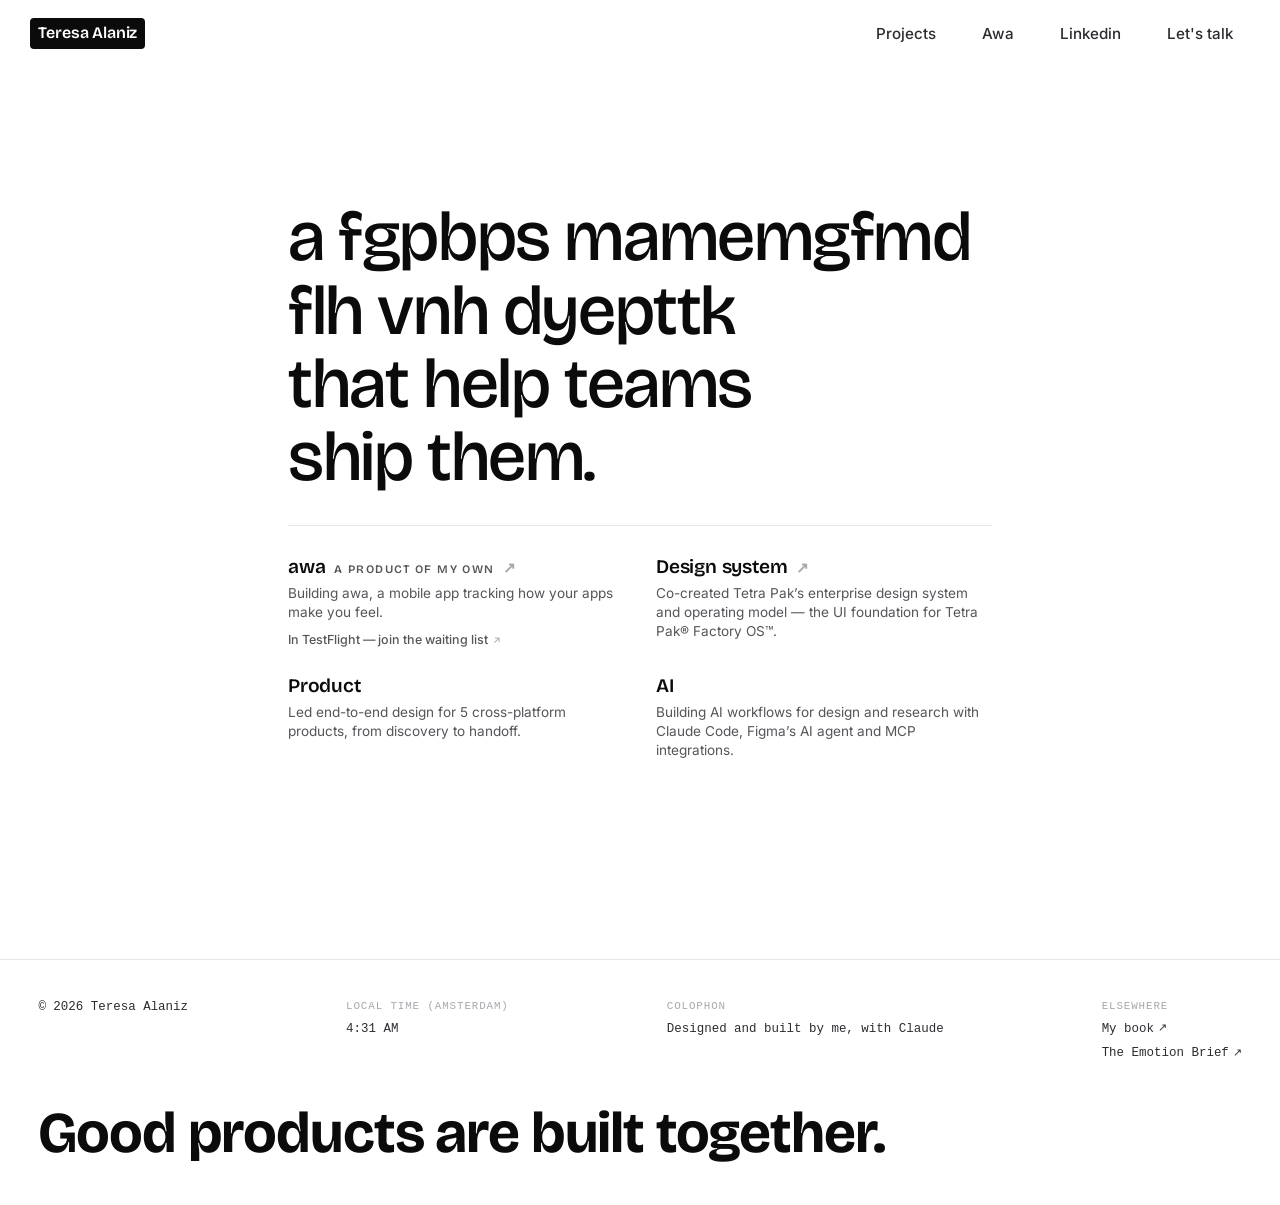
<file: index.html>
<!doctype html>
<html lang="en">
<head>
<meta charset="UTF-8" />
<meta name="viewport" content="width=device-width, initial-scale=1.0" />
<title>Teresa Alaniz — Product Design Leadership</title>
<meta name="description" content="Teresa Alaniz leads and scales product design practices that transform product vision into validated, high-impact digital experiences." />
<link rel="stylesheet" href="assets/css/style.css?v=101" />
<script>document.documentElement.classList.add('js');</script>
</head>
<body>

<div class="intro" id="intro" aria-hidden="true"></div>

<header class="site-header">
  <div class="container nav-inner">
    <a class="brand is-active" href="index.html"><span class="brand__full">Teresa Alaniz</span><span class="brand__short" aria-hidden="true">TA</span></a>
    <nav class="site-nav" aria-label="Primary">
      <a href="projects.html">Projects</a>
      <a href="awa.html">Awa</a>
      <a href="https://www.linkedin.com/in/teresa-alaniz" target="_blank" rel="noopener">Linkedin</a>
      <a href="mailto:t.alaniz.design@gmail.com">Let's talk</a>
    </nav>
  </div>
</header>

<main class="home container">
  <div class="home__block">
    <h1 class="wordmark wordmark--statement" aria-label="I design products, and the systems that help teams ship them.">
      <span class="wm-line" data-text="I design products," aria-hidden="true">I design products,</span>
      <span class="wm-line" data-text="and the systems" aria-hidden="true">and the systems</span>
      <span class="wm-line" data-text="that help teams" aria-hidden="true">that help teams</span>
      <span class="wm-line" data-text="ship them." aria-hidden="true">ship them.</span>
    </h1>
    <hr class="home__rule" />
    <div class="home__stats">
      <div class="stat stat--awa">
        <a class="stat__headline" href="awa.html">awa <span class="stat__tag">A product of my own</span> <span class="arrow" aria-hidden="true">↗</span></a>
        <span class="stat__desc">Building awa, a mobile app tracking how your apps make you feel.</span>
        <a class="stat__sub" href="https://getawa.app" target="_blank" rel="noopener">In TestFlight — join the waiting list <span class="arrow" aria-hidden="true">↗</span></a>
      </div>
      <a class="stat stat--link" href="projects.html#ds">
        <span class="stat__headline">Design system <span class="arrow" aria-hidden="true">↗</span></span>
        <span class="stat__desc">Co-created Tetra Pak’s enterprise design system and operating model — the UI foundation for Tetra Pak® Factory OS™.</span>
      </a>
      <div class="stat">
        <span class="stat__headline">Product</span>
        <span class="stat__desc">Led end-to-end design for 5 cross-platform products, from discovery to handoff.</span>
      </div>
      <div class="stat">
        <span class="stat__headline">AI</span>
        <span class="stat__desc">Building AI workflows for design and research with Claude Code, Figma’s AI agent and MCP integrations.</span>
      </div>
    </div>
  </div>
</main>

<footer class="site-footer">
  <div class="site-footer__inner">
    <div class="footer-meta">
      <div class="footer-meta__col">
        <span class="footer-meta__v">© 2026 Teresa Alaniz</span>
      </div>
      <div class="footer-meta__col">
        <span class="footer-meta__k">Local time (Amsterdam)</span>
        <span class="footer-meta__v" id="footerClock">—</span>
      </div>
      <div class="footer-meta__col">
        <span class="footer-meta__k">Colophon</span>
        <span class="footer-meta__v">Designed and built by me, with Claude</span>
      </div>
      <div class="footer-meta__col footer-meta__col--links">
        <span class="footer-meta__k">Elsewhere</span>
        <a href="https://books.apple.com/us/book/emotion-driven-innovation/id6478436705" target="_blank" rel="noopener">My book <span class="arrow" aria-hidden="true">↗</span></a>
        <a href="https://theemotionbrief.substack.com" target="_blank" rel="noopener">The Emotion Brief <span class="arrow" aria-hidden="true">↗</span></a>
      </div>
    </div>
    <p class="site-footer__sign">Good products are built together.</p>
  </div>
</footer>

<script src="assets/js/main.js?v=28"></script>
</body>
</html>
</file>
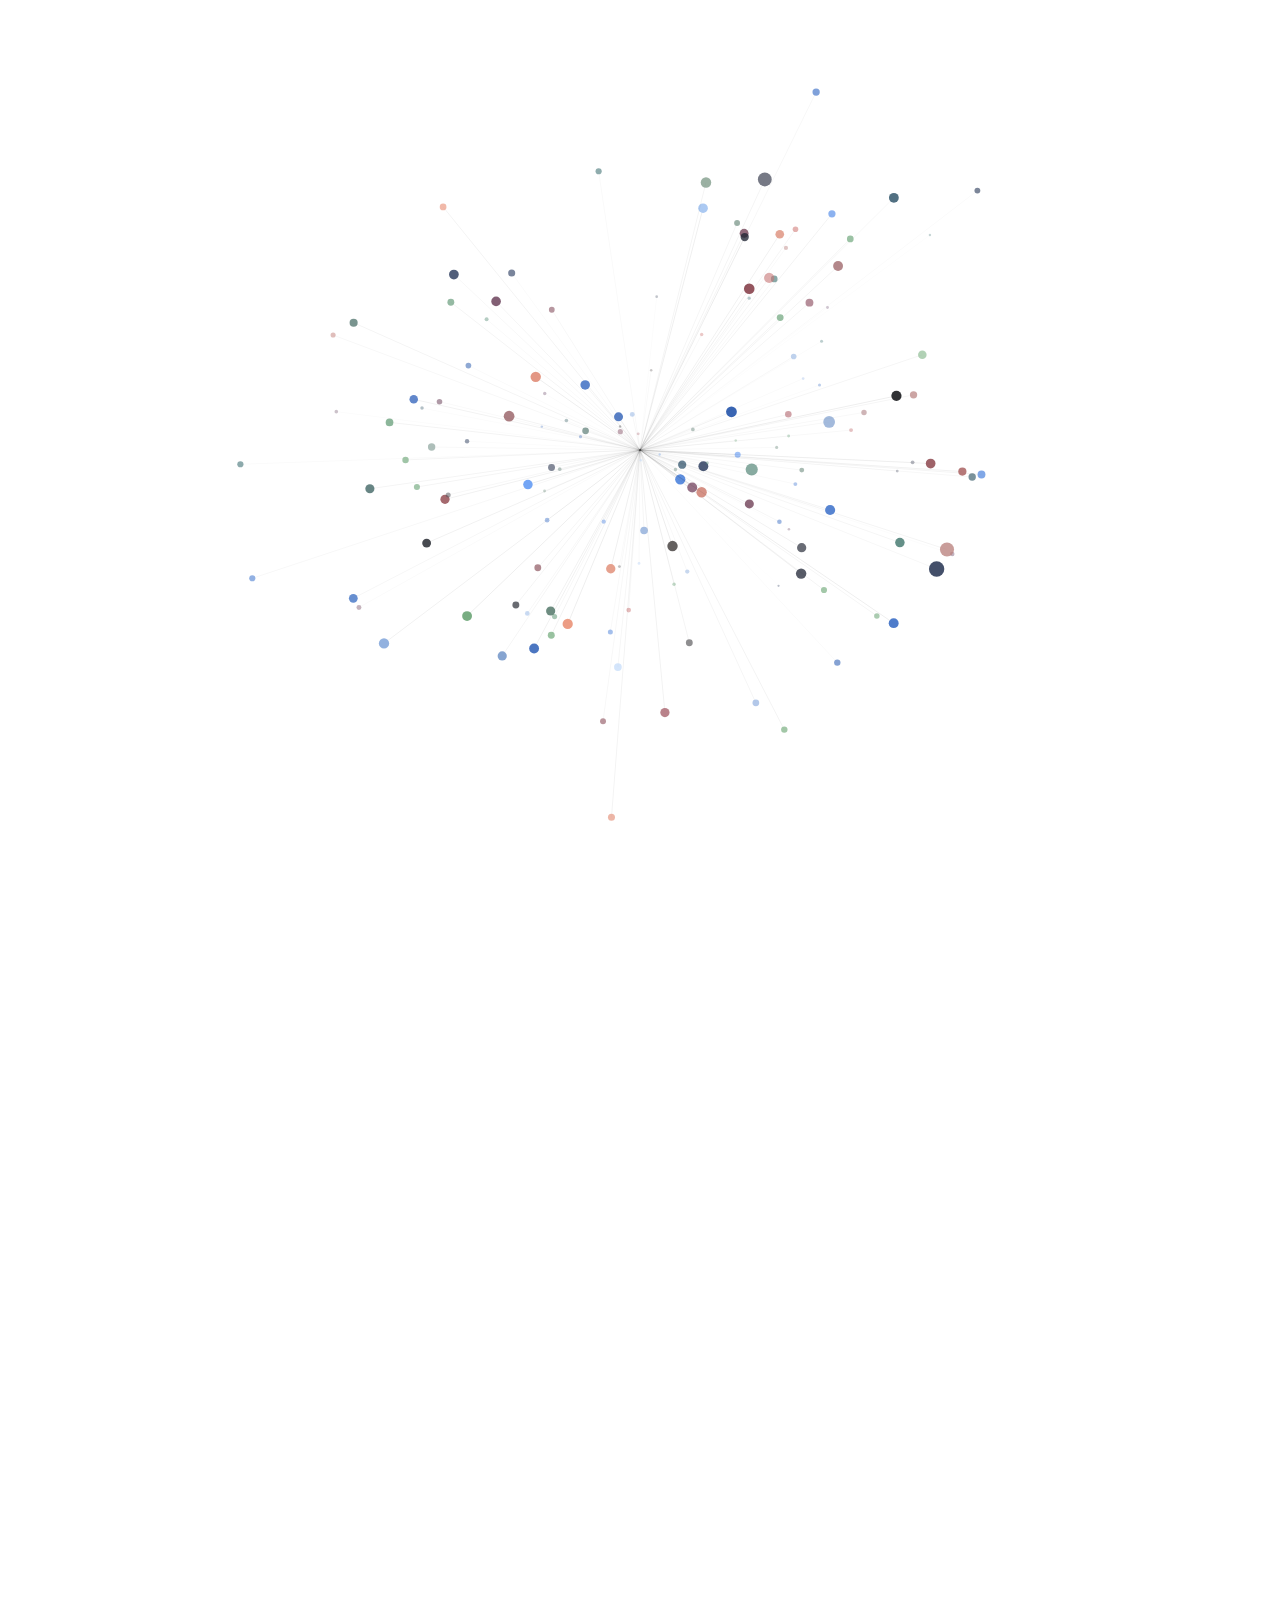
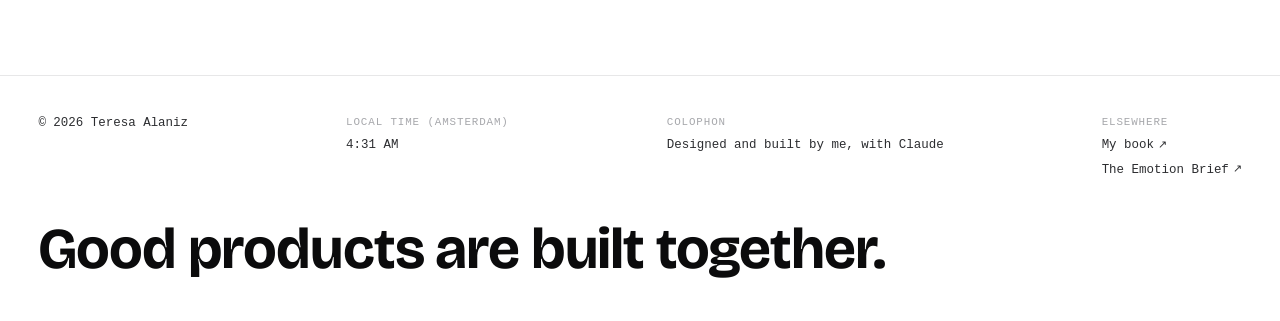
<file: awa.html>
<!doctype html>
<html lang="en">
<head>
<meta charset="UTF-8" />
<meta name="viewport" content="width=device-width, initial-scale=1.0" />
<title>Awa — Teresa Alaniz</title>
<meta name="description" content="Awa — a mobile app that asks how the apps you use make you feel. The story of building it, from idea to a working iOS app, by Teresa Alaniz." />
<link rel="stylesheet" href="assets/css/style.css?v=101" />
<link rel="stylesheet" href="assets/css/awa.css?v=80" />
<script>document.documentElement.classList.add('js');</script>
</head>
<body class="awa-page">

<div class="awa-intro" id="awaIntro" aria-hidden="true"><canvas id="awaIntroCanvas"></canvas></div>

<canvas class="awa-page-dots" aria-hidden="true"></canvas>

<header class="site-header">
  <div class="container nav-inner">
    <a class="brand" href="index.html"><span class="brand__full">Teresa Alaniz</span><span class="brand__short" aria-hidden="true">TA</span></a>
    <nav class="site-nav" aria-label="Primary">
      <a href="projects.html">Projects</a>
      <a href="awa.html" class="is-active">Awa</a>
      <a href="https://www.linkedin.com/in/teresa-alaniz" target="_blank" rel="noopener">Linkedin</a>
      <a href="mailto:t.alaniz.design@gmail.com">Let's talk</a>
    </nav>
  </div>
</header>

<main class="awa container">

  <!-- ===== Hero ===== -->
  <section class="awa-hero">
    <p class="awa-hero__eyebrow reveal">A product of my own</p>
    <div class="awa-hero__mark">
      <h1 class="awa-hero__title reveal">awa</h1>
    </div>
    <p class="awa-hero__tagline reveal">A mobile app that asks how your apps make you feel.</p>
  </section>

  <div class="awa-layout">

    <!-- ===== Phase side navigation ===== -->
    <nav class="awa-phases" aria-label="Phases of building Awa">
      <button class="awa-phase-btn" type="button" data-phase="idea"><span class="awa-phase-btn__num">01</span> <span>The idea</span></button>
      <button class="awa-phase-btn" type="button" data-phase="stack"><span class="awa-phase-btn__num">02</span> <span>Tech stack</span></button>
      <button class="awa-phase-btn" type="button" data-phase="system"><span class="awa-phase-btn__num">03</span> <span>Design system</span></button>
      <div class="awa-subnav awa-subnav--side" aria-label="Design system sections"><a href="#sys-how" data-sys="sys-how">How it works</a><a href="#sys-foundations" data-sys="sys-foundations">Foundations</a><a href="#awaCx" data-sys="awaCx">Components</a><a href="#sys-use" data-sys="sys-use">Knowledge base</a><a href="#sys-a11y" data-sys="sys-a11y">Accessibility</a></div>
      <button class="awa-phase-btn" type="button" data-phase="app"><span class="awa-phase-btn__num">04</span> <span>The app</span></button>
      <button class="awa-phase-btn" type="button" data-phase="store"><span class="awa-phase-btn__num">05</span> <span>App Store</span></button>
    </nav>

    <div class="awa-content">

    <!-- ===== Phase 1: The idea ===== -->
    <section class="awa-panel" id="phase-idea">
    <div class="awa-idea">

      <!-- 1. The idea, in one line, with the difference drawn next to it -->
      <div class="awa-idea__hero reveal">
        <p class="awa-idea__line">Screen time counts minutes. <span>Awa asks how your apps make you feel.</span></p>
        <figure class="awa-week">
          <p class="awa-week__sr">The same week, read two ways. Screen time: a daily average of 4 hours 36 minutes, 10 minutes on Monday and 9 hours 12 minutes on Sunday. Awa: Monday felt like frustration and Sunday like anxiety. The other days felt good.</p>
          <div class="awa-week__grid" aria-hidden="true">
            <span class="awa-week__hl awa-week__hl--sun"></span>
            <span class="awa-week__hl awa-week__hl--mon"></span>
            <span class="awa-week__who awa-week__who--st"><span>Screen time</span><b>4h 36m</b></span>
            <span class="awa-week__cell awa-week__cell--bar is-hot is-first" style="--c:2"><span class="awa-week__tag">10m</span><span class="awa-week__bar" style="--h:4%"></span></span><span class="awa-week__cell awa-week__cell--bar" style="--c:3"><span class="awa-week__bar" style="--h:36%"></span></span><span class="awa-week__cell awa-week__cell--bar" style="--c:4"><span class="awa-week__bar" style="--h:41%"></span></span><span class="awa-week__cell awa-week__cell--bar" style="--c:5"><span class="awa-week__bar" style="--h:46%"></span></span><span class="awa-week__cell awa-week__cell--bar" style="--c:6"><span class="awa-week__bar" style="--h:28%"></span></span><span class="awa-week__cell awa-week__cell--bar" style="--c:7"><span class="awa-week__bar" style="--h:39%"></span></span><span class="awa-week__cell awa-week__cell--bar is-hot is-last" style="--c:8"><span class="awa-week__tag">9h 12m</span><span class="awa-week__bar" style="--h:100%"></span></span>
            <span class="awa-week__rule"></span>
            <span class="awa-week__who awa-week__who--awa"><b>Awa</b></span>
            <span class="awa-week__cell awa-week__cell--seed is-first" style="--c:2"><span class="awa-week__tag awa-week__tag--feel">Frustration</span><span class="awa-week__plant"><i class="is-p"></i></span></span><span class="awa-week__cell awa-week__cell--seed" style="--c:3"><span class="awa-week__plant"><i class="is-g"></i><i class="is-g2"></i></span></span><span class="awa-week__cell awa-week__cell--seed" style="--c:4"><span class="awa-week__plant"><i class="is-g"></i></span></span><span class="awa-week__cell awa-week__cell--seed" style="--c:5"><span class="awa-week__plant"><i class="is-g"></i><i class="is-g2"></i><i class="is-g"></i></span></span><span class="awa-week__cell awa-week__cell--seed" style="--c:6"><span class="awa-week__plant"><i class="is-g2"></i></span></span><span class="awa-week__cell awa-week__cell--seed" style="--c:7"><span class="awa-week__plant"><i class="is-g2"></i><i class="is-g"></i></span></span><span class="awa-week__cell awa-week__cell--seed is-last" style="--c:8"><span class="awa-week__tag awa-week__tag--feel">Anxiety</span><span class="awa-week__plant"><i class="is-p"></i><i class="is-p2"></i><i class="is-p"></i></span></span>
            <span class="awa-week__days"><span class="is-hot">M</span><span>T</span><span>W</span><span>T</span><span>F</span><span>S</span><span class="is-hot">S</span></span>
          </div>
          <figcaption class="awa-week__cap"><b>Ten minutes on Monday, nine hours on Sunday.</b> Screen time sees opposites. <b class="is-feel">Awa shows how you felt.</b></figcaption>
        </figure>
      </div>

      <!-- 2. The name -->
      <div class="awa-idea__name reveal">
        <p class="awa-idea__word" aria-label="awareness"><span aria-hidden="true"><b>awa</b>reness</span></p>
        <p class="awa-idea__text">The name comes from awareness. People become aware of how their apps make them feel, and companies become aware of how their product makes people feel.</p>
      </div>

      <!-- 3. How it works -->
      <div class="awa-idea__sec reveal">
        <h3 class="awa-sys-h">How it works</h3>
        <ol class="awa-idea__steps awa-how">
          <li class="awa-idea__step">
            <svg viewBox="0 0 24 24" aria-hidden="true"><circle cx="12" cy="12" r="8.5"/><path d="M12 8.5v7"/><path d="M8.5 12h7"/></svg>
            <span class="awa-idea__t">Log</span>
            <p>After using an app, pick up to three emotions.</p>
            <p class="awa-how__try" id="awa-how-try">Try it: how did it feel?</p>
            <div class="awa-how__pills" role="group" aria-labelledby="awa-how-try">
              <button type="button" class="awa-how__pill is-good" data-feel="joy" aria-pressed="true"><i aria-hidden="true"></i>Joy</button>
              <button type="button" class="awa-how__pill is-good" data-feel="relief" aria-pressed="false"><i aria-hidden="true"></i>Relief</button>
              <button type="button" class="awa-how__pill is-bad" data-feel="anxiety" aria-pressed="false"><i aria-hidden="true"></i>Anxiety</button>
              <button type="button" class="awa-how__pill is-bad" data-feel="frustration" aria-pressed="false"><i aria-hidden="true"></i>Frustration</button>
            </div>
          </li>
          <li class="awa-idea__step">
            <svg viewBox="0 0 24 24" aria-hidden="true"><circle cx="6" cy="17" r="1.6"/><circle cx="10" cy="12" r="1.6"/><circle cx="14" cy="14.5" r="1.6"/><circle cx="18.5" cy="7" r="1.6"/><path d="M3.5 20.5h17"/></svg>
            <span class="awa-idea__t">See</span>
            <p>Week by week, patterns appear: which apps lift you up and which wear you down.</p>
            <p class="awa-how__try" id="awa-how-see">Your weekly pattern</p>
            <div class="awa-how__see is-good" aria-live="polite" aria-labelledby="awa-how-see">
              <p class="awa-how__k">Your week, in one emotion</p>
              <p class="awa-how__name" data-how="name">Joy</p>
              <p class="awa-how__one" data-how="one">You feel a simple, easy happiness</p>
              <div class="awa-how__week" aria-hidden="true" data-how="week"><span style="--n:2"><i class="is-g1"></i><i class="is-g2"></i></span><span style="--n:1"><i class="is-g1"></i></span><span style="--n:3"><i class="is-g1"></i><i class="is-g2"></i><i class="is-p1"></i></span><span class="is-quiet"></span><span style="--n:1"><i class="is-g1"></i></span><span style="--n:3"><i class="is-g1"></i><i class="is-g2"></i><i class="is-g1"></i></span><span style="--n:2"><i class="is-g1"></i><i class="is-g2"></i></span></div>
              <div class="awa-how__days" aria-hidden="true"><span>M</span><span>T</span><span>W</span><span>T</span><span>F</span><span>S</span><span>S</span></div>
            </div>
          </li>
          <li class="awa-idea__step">
            <svg viewBox="0 0 24 24" aria-hidden="true"><path d="M5 7h14"/><path d="M5 12h14"/><path d="M5 17h14"/><circle cx="9" cy="7" r="1.8"/><circle cx="15" cy="12" r="1.8"/><circle cx="8" cy="17" r="1.8"/></svg>
            <span class="awa-idea__t">Decide</span>
            <p>Keep an app, change how you use it, or let it go, based on how it makes you feel.</p>
            <p class="awa-how__try" id="awa-how-dec">Awa's insight, based on your logs</p>
            <div class="awa-how__dec" aria-live="polite" aria-labelledby="awa-how-dec">
              <p class="awa-how__call" data-how="call">Keep it</p>
              <p class="awa-how__why" data-how="why">Joy shows up in most of your logs. This app is doing you good.</p>
            </div>
          </li>
        </ol>
      </div>

      <!-- 4. Who it's for -->
      <div class="awa-idea__sec reveal">
        <h3 class="awa-sys-h">Who it's for</h3>
        <div class="awa-idea__who">
          <div class="awa-idea__card">
            <svg viewBox="0 0 24 24" aria-hidden="true"><circle cx="12" cy="8.5" r="3.5"/><path d="M5 20a7 7 0 0 1 14 0"/></svg>
            <span class="awa-idea__t">People</span>
            <p>Anyone who wants to know how their apps, including the ones they pay for, make them feel. When many apps do the same job, that feeling helps decide which to keep.</p>
          </div>
          <div class="awa-idea__card">
            <svg viewBox="0 0 24 24" aria-hidden="true"><rect x="5" y="3.5" width="14" height="17" rx="1.5"/><path d="M9 8h2M13 8h2M9 12h2M13 12h2M10.5 20.5v-4h3v4"/></svg>
            <span class="awa-idea__t">Companies <span class="awa-idea__tag">Later</span></span>
            <p>Anonymous totals only, so a team can see how its product makes people feel. No one is identified.</p>
          </div>
        </div>
      </div>

      <!-- 5. What Awa stands for (from the former Design concept page) -->
      <div class="awa-idea__sec reveal">
        <h3 class="awa-sys-h">What Awa stands for</h3>
        <div class="awa-idea__brand">
          <div class="awa-idea__week">
            <p class="awa-idea__week-k">Awa's mission, in one line</p>
            <p class="awa-idea__mission">Help people make decisions about the apps they use, based on their wellbeing.</p>
            <p class="awa-idea__week-k awa-idea__week-k--values" id="awa-values-k">Values</p>
            <ol class="awa-idea__meadow" aria-labelledby="awa-values-k">
              <li><span class="awa-idea__stem" aria-hidden="true"><i></i></span>Honest</li>
              <li><span class="awa-idea__stem" aria-hidden="true"><i></i><i></i></span>Empathetic</li>
              <li><span class="awa-idea__stem" aria-hidden="true"><i></i><i></i><i></i></span>Agency-preserving</li>
              <li><span class="awa-idea__stem" aria-hidden="true"><i></i><i></i><i></i><i></i></span>Private by design</li>
            </ol>
          </div>
          <div class="awa-idea__voice">
            <p class="awa-idea__voice-k">Tone of voice</p>
            <dl class="awa-idea__list">
              <div><dt>Friendly</dt><dd class="awa-idea__aside">not cheerful</dd></div>
              <div><dt>Conversational</dt><dd class="awa-idea__aside">not chatty</dd></div>
              <div><dt>Non-judgmental</dt><dd class="awa-idea__aside">not neutral</dd></div>
              <div><dt>Minimal</dt><dd class="awa-idea__aside">not clinical</dd></div>
            </dl>
          </div>
        </div>
      </div>

      <!-- 6. Where it comes from -->
      <div class="awa-idea__sec reveal">
        <h3 class="awa-sys-h">Where it comes from</h3>
        <div class="awa-idea__book">
          <span class="awa-idea__cover" aria-hidden="true"><svg viewBox="0 0 24 24"><path d="M5 4.5h9.5a3 3 0 0 1 3 3V20H8a3 3 0 0 1-3-3z"/><path d="M5 17a3 3 0 0 1 3-3h9.5"/></svg></span>
          <div>
            <p class="awa-idea__t">Emotion-Driven Innovation <span class="awa-idea__meta">Springer, 2024</span></p>
            <p>Awa puts my research into a product. In the book, emotion is something you can design for and measure.</p>
            <a class="awa-idea__link" href="https://books.apple.com/us/book/emotion-driven-innovation/id6478436705" target="_blank" rel="noopener">My book <span class="arrow" aria-hidden="true">↗</span></a>
          </div>
        </div>
      </div>

    </div>

    <p class="awa-ip reveal">Awa, including its concept, name and design, is the intellectual property of Teresa Alaniz. © 2026 Teresa Alaniz. All rights reserved.</p>
    </section>

    <!-- ===== Phase 2: Tech stack ===== -->
    <section class="awa-panel" id="phase-stack">
      <div class="awa-cats" role="tablist" aria-label="Tech stack categories">
        <div class="awa-cat-item">
          <button class="awa-cat" type="button" role="tab" data-cat="design" aria-selected="true">Design &amp; workflow</button>
          <span class="awa-cat__status">In use today</span>
        </div>
        <div class="awa-cat-item">
          <button class="awa-cat" type="button" role="tab" data-cat="mobile" aria-selected="false">Mobile app</button>
          <span class="awa-cat__status">In use today</span>
        </div>
        <div class="awa-cat-item">
          <button class="awa-cat" type="button" role="tab" data-cat="backend" aria-selected="false">Backend</button>
          <span class="awa-cat__status">In use today</span>
        </div>
        <div class="awa-cat-item">
          <button class="awa-cat" type="button" role="tab" data-cat="publishing" aria-selected="false">Publishing</button>
          <span class="awa-cat__status">In testing</span>
        </div>
        <div class="awa-cat-item">
          <button class="awa-cat" type="button" role="tab" data-cat="b2b" aria-selected="false">B2B</button>
          <span class="awa-cat__status">Later</span>
        </div>
      </div>

      <div class="awa-cat-panel is-active" id="cat-design">
        <dl class="awa-tools">
          <div class="awa-tool"><dt>Figma</dt><dd>Where every screen and component is designed.</dd></div>
          <div class="awa-tool"><dt>Figma variables</dt><dd>Colour, type, spacing and radius tokens, with the same values as the code.</dd></div>
          <div class="awa-tool"><dt>Figma MCP server</dt><dd>Lets Claude read frames, tokens and icons straight from the file.</dd></div>
          <div class="awa-tool"><dt>Claude Code</dt><dd>Writes and changes the code, runs the checks and shows the result in the simulator.</dd></div>
          <div class="awa-tool"><dt>DESIGN.md</dt><dd>The design rules in plain text: what each colour means and when to use each component. Claude reads it every session.</dd></div>
          <div class="awa-tool"><dt>awa-ui skill</dt><dd>The order of work for any screen: plan, build with tokens, check, look in the simulator.</dd></div>
          <div class="awa-tool"><dt>awa-design-audit skill</dt><dd>Checks the code and the Figma file against the design system.</dd></div>
          <div class="awa-tool"><dt>Accessibility audit</dt><dd>Checks every change against WCAG 2.2 AA and Apple's guidelines: contrast, labels, touch targets, text size and motion.</dd></div>
          <div class="awa-tool"><dt>Excel + build script</dt><dd>All app copy lives in one spreadsheet, and a script turns it into the app's text.</dd></div>
        </dl>
      </div>

      <div class="awa-cat-panel" id="cat-mobile">
        <dl class="awa-tools">
          <div class="awa-tool"><dt>React Native 0.86 + Expo SDK 57</dt><dd>One codebase for the iOS app, with Expo handling builds and native features.</dd></div>
          <div class="awa-tool"><dt>TypeScript</dt><dd>Catches mistakes before the app runs.</dd></div>
          <div class="awa-tool"><dt>Expo Router</dt><dd>Each screen is a file, so navigation follows the folder structure.</dd></div>
          <div class="awa-tool"><dt>Reanimated</dt><dd>The motion: stems growing, seeds appearing, the breeze. It respects Reduce Motion.</dd></div>
          <div class="awa-tool"><dt>react-native-svg + Lucide icons</dt><dd>The dot drawings and the emotion icons.</dd></div>
          <div class="awa-tool"><dt>Expo Haptics</dt><dd>The small tap you feel when picking an emotion.</dd></div>
          <div class="awa-tool"><dt>App Store search</dt><dd>Apple's public search, so people can add any real app.</dd></div>
          <div class="awa-tool"><dt>Bricolage Grotesque</dt><dd>The only typeface, loaded with the app.</dd></div>
          <div class="awa-tool"><dt>src/theme tokens</dt><dd>The only place in the code where raw values live.</dd></div>
          <div class="awa-tool"><dt>iOS Simulator / Expo Go</dt><dd>For checking every change on screen and on my phone.</dd></div>
          <div class="awa-tool"><dt>Expo web export</dt><dd>The same app runs in the browser, which is what you can try on this page.</dd></div>
        </dl>
      </div>

      <div class="awa-cat-panel" id="cat-backend">
        <dl class="awa-tools">
          <div class="awa-tool"><dt>Supabase (EU region)</dt><dd>Accounts and logs, stored in the EU, with each person only able to see their own data.</dd></div>
          <div class="awa-tool"><dt>Email accounts</dt><dd>Sign up, password resets and email changes are confirmed with a 6-digit code typed in the app. No links.</dd></div>
          <div class="awa-tool"><dt>Works offline</dt><dd>Changes wait on the phone and are sent when there's internet again.</dd></div>
          <div class="awa-tool"><dt>Supabase views</dt><dd>Companies only ever see anonymous totals, from groups of at least 50 people.</dd></div>
          <div class="awa-tool"><dt>Resend</dt><dd>Sends Awa's emails from getawa.app.</dd></div>
          <div class="awa-tool"><dt>Cloudflare</dt><dd>The getawa.app domain, and hello@getawa.app for support.</dd></div>
        </dl>
      </div>

      <div class="awa-cat-panel" id="cat-publishing">
        <dl class="awa-tools">
          <div class="awa-tool"><dt>Expo EAS</dt><dd>Builds the app in the cloud and sends each build to App Store Connect.</dd></div>
          <div class="awa-tool"><dt>TestFlight</dt><dd>Awa is in testing now, before it opens to more testers.</dd></div>
          <div class="awa-tool"><dt>App Store review</dt><dd>The next step, after testing.</dd></div>
        </dl>
      </div>

      <div class="awa-cat-panel" id="cat-b2b">
        <dl class="awa-tools">
          <div class="awa-tool"><dt>Company dashboard</dt><dd>A separate web app (Next.js) that shows companies anonymous totals only.</dd></div>
        </dl>
      </div>
    </section>

    <!-- ===== Phase 3: Design system ===== -->
    <section class="awa-panel" id="phase-system">
      <nav class="awa-subnav awa-subnav--chips" aria-label="Design system sections"><a href="#sys-how" data-sys="sys-how">How it works</a><a href="#sys-foundations" data-sys="sys-foundations">Foundations</a><a href="#awaCx" data-sys="awaCx">Components</a><a href="#sys-use" data-sys="sys-use">Knowledge base</a><a href="#sys-a11y" data-sys="sys-a11y">Accessibility</a></nav>

      <p class="awa-sys-lead reveal">The design system guides the code from the first line. Before building anything, Claude Code reads the rules, then checks the result against them.</p>

      <!-- How it works -->
      <div class="awa-sys-block reveal" id="sys-how">
        <h3 class="awa-sys-h">How it works</h3>
        <ol class="awa-how">
          <li class="awa-how__step">
            <span class="awa-how__num">01</span>
            <span class="awa-how__t">Values</span>
            <span class="awa-how__src">Figma variables <span aria-hidden="true">⇄</span><span class="awa-sr"> and </span> <code>src/theme</code></span>
            <p class="awa-how__d">Colour, type, spacing, radius and motion live as Figma variables and as code tokens with the same values. Raw values are only allowed in one place.</p>
          </li>
          <li class="awa-how__step">
            <span class="awa-how__num">02</span>
            <span class="awa-how__t">Meaning</span>
            <span class="awa-how__src"><code>DESIGN.md</code></span>
            <p class="awa-how__d">A plain-text file explains what the tokens can't: green always means good and peach means not so good, which component to use when, and the product rules. Claude reads it at the start of every session.</p>
          </li>
          <li class="awa-how__step">
            <span class="awa-how__num">03</span>
            <span class="awa-how__t">Routine</span>
            <span class="awa-how__src"><code>awa-ui</code> skill</span>
            <p class="awa-how__d">A skill sets the order of work. New screens start with a plan or a few proposals, then the build, the checks, and a look in the simulator.</p>
          </li>
          <li class="awa-how__step">
            <span class="awa-how__num">04</span>
            <span class="awa-how__t">Checks</span>
            <span class="awa-how__src"><code>awa-design-audit</code> skill + <code>audit-a11y</code> script</span>
            <p class="awa-how__d">The skill checks the design system and the script checks accessibility (WCAG 2.2 AA). Both run on every change. When code moves ahead of Figma, the change goes on a list so the file catches up in batches.</p>
          </li>
        </ol>
      </div>

      <!-- Foundations: colour, type, spacing and radius, as tabs -->
      <div class="awa-sys-block reveal" id="sys-foundations">
        <h3 class="awa-sys-h">Foundations</h3>
        <div class="awa-cx__tabs awa-ftabs" role="tablist" aria-label="Foundations">
          <button class="awa-cx__tab" type="button" role="tab" id="awaFTab-colour" aria-controls="awaF-colour" aria-selected="true">Colour</button>
          <button class="awa-cx__tab" type="button" role="tab" id="awaFTab-type" aria-controls="awaF-type" aria-selected="false" tabindex="-1">Typography</button>
          <button class="awa-cx__tab" type="button" role="tab" id="awaFTab-spacing" aria-controls="awaF-spacing" aria-selected="false" tabindex="-1">Spacing</button>
          <button class="awa-cx__tab" type="button" role="tab" id="awaFTab-radius" aria-controls="awaF-radius" aria-selected="false" tabindex="-1">Corner radius</button>
        </div>
        <div class="awa-ftab" id="awaF-colour" role="tabpanel" aria-labelledby="awaFTab-colour" tabindex="0">
        <div class="awa-sys-note awa-sys-note--lines">
          <p>Four tonal ramps: Primary, Secondary, Tertiary and Neutral. Secondary and Tertiary are semantic.</p>
          <p>Sage signals a good feeling and peach a not so good one, so neither is used as decoration.</p>
          <p>Shades marked AA meet WCAG 2.2 AA contrast (4.5:1) for text on white.</p>
          <p>Each shade shows its Figma variable (Primary/700) and its code token (colors.primary700), with the same value in both.</p>
        </div>

        <div class="awa-ramp">
          <div class="awa-ramp__head"><span class="awa-ramp__name">Primary — Blue</span><span class="awa-ramp__desc">Soft, warm blues for ink and accents.</span></div>
          <div class="awa-swatches">
            <div class="awa-swatch"><span class="awa-swatch__chip" style="background:#EDF5FF"></span><span class="awa-swatch__k">100</span><span class="awa-swatch__hex">#EDF5FF</span><span class="awa-swatch__code">colors.primary100</span></div>
            <div class="awa-swatch"><span class="awa-swatch__chip" style="background:#B2D4FF"></span><span class="awa-swatch__k">300</span><span class="awa-swatch__hex">#B2D4FF</span><span class="awa-swatch__code">colors.primary300</span></div>
            <div class="awa-swatch"><span class="awa-swatch__chip" style="background:#65A0FE"></span><span class="awa-swatch__k">500</span><span class="awa-swatch__hex">#65A0FE</span><span class="awa-swatch__code">colors.primary500</span></div>
            <div class="awa-swatch"><span class="awa-swatch__chip" style="background:#4073CC"></span><span class="awa-swatch__k">700</span><span class="awa-swatch__hex">#4073CC</span><span class="awa-swatch__code">colors.primary700</span><span class="awa-swatch__aa">AA</span></div>
            <div class="awa-swatch"><span class="awa-swatch__chip" style="background:#1F4080"></span><span class="awa-swatch__k">900</span><span class="awa-swatch__hex">#1F4080</span><span class="awa-swatch__code">colors.primary900</span><span class="awa-swatch__aa">AA</span></div>
          </div>
        </div>

        <div class="awa-ramp">
          <div class="awa-ramp__head"><span class="awa-ramp__name">Secondary — Warm Peach</span><span class="awa-ramp__desc">A gentle peach-coral. It always means not so good.</span></div>
          <div class="awa-swatches">
            <div class="awa-swatch"><span class="awa-swatch__chip" style="background:#FFF1E8"></span><span class="awa-swatch__k">100</span><span class="awa-swatch__hex">#FFF1E8</span><span class="awa-swatch__code">colors.secondary100</span></div>
            <div class="awa-swatch"><span class="awa-swatch__chip" style="background:#FFE4D6"></span><span class="awa-swatch__k">300</span><span class="awa-swatch__hex">#FFE4D6</span><span class="awa-swatch__code">colors.secondary300</span></div>
            <div class="awa-swatch"><span class="awa-swatch__chip" style="background:#FF9E7D"></span><span class="awa-swatch__k">500</span><span class="awa-swatch__hex">#FF9E7D</span><span class="awa-swatch__code">colors.secondary500</span></div>
            <div class="awa-swatch"><span class="awa-swatch__chip" style="background:#E57E73"></span><span class="awa-swatch__k">700</span><span class="awa-swatch__hex">#E57E73</span><span class="awa-swatch__code">colors.secondary700</span></div>
            <div class="awa-swatch"><span class="awa-swatch__chip" style="background:#AD5047"></span><span class="awa-swatch__k">900</span><span class="awa-swatch__hex">#AD5047</span><span class="awa-swatch__code">colors.secondary900</span><span class="awa-swatch__aa">AA</span></div>
          </div>
        </div>

        <div class="awa-ramp">
          <div class="awa-ramp__head"><span class="awa-ramp__name">Tertiary — Warm Sage</span><span class="awa-ramp__desc">A soft sage. It always means good.</span></div>
          <div class="awa-swatches">
            <div class="awa-swatch"><span class="awa-swatch__chip" style="background:#EDF5ED"></span><span class="awa-swatch__k">100</span><span class="awa-swatch__hex">#EDF5ED</span><span class="awa-swatch__code">colors.tertiary100</span></div>
            <div class="awa-swatch"><span class="awa-swatch__chip" style="background:#C7D9C7"></span><span class="awa-swatch__k">300</span><span class="awa-swatch__hex">#C7D9C7</span><span class="awa-swatch__code">colors.tertiary300</span></div>
            <div class="awa-swatch"><span class="awa-swatch__chip" style="background:#72B172"></span><span class="awa-swatch__k">500</span><span class="awa-swatch__hex">#72B172</span><span class="awa-swatch__code">colors.tertiary500</span></div>
            <div class="awa-swatch"><span class="awa-swatch__chip" style="background:#5B7D60"></span><span class="awa-swatch__k">700</span><span class="awa-swatch__hex">#5B7D60</span><span class="awa-swatch__code">colors.tertiary700</span><span class="awa-swatch__aa">AA</span></div>
            <div class="awa-swatch"><span class="awa-swatch__chip" style="background:#335438"></span><span class="awa-swatch__k">900</span><span class="awa-swatch__hex">#335438</span><span class="awa-swatch__code">colors.tertiary900</span><span class="awa-swatch__aa">AA</span></div>
          </div>
        </div>

        <div class="awa-ramp">
          <div class="awa-ramp__head"><span class="awa-ramp__name">Neutral — Warm Grey</span><span class="awa-ramp__desc">Warm greys for muted text, lines and surfaces.</span></div>
          <div class="awa-swatches">
            <div class="awa-swatch"><span class="awa-swatch__chip" style="background:#FAF7F5"></span><span class="awa-swatch__k">50</span><span class="awa-swatch__hex">#FAF7F5</span><span class="awa-swatch__code">colors.neutral50</span></div>
            <div class="awa-swatch"><span class="awa-swatch__chip" style="background:#F2EDE8"></span><span class="awa-swatch__k">100</span><span class="awa-swatch__hex">#F2EDE8</span><span class="awa-swatch__code">colors.neutral100</span></div>
            <div class="awa-swatch"><span class="awa-swatch__chip" style="background:#D6CFC7"></span><span class="awa-swatch__k">300</span><span class="awa-swatch__hex">#D6CFC7</span><span class="awa-swatch__code">colors.neutral300</span></div>
            <div class="awa-swatch"><span class="awa-swatch__chip" style="background:#9E948C"></span><span class="awa-swatch__k">500</span><span class="awa-swatch__hex">#9E948C</span><span class="awa-swatch__code">colors.neutral500</span></div>
            <div class="awa-swatch"><span class="awa-swatch__chip" style="background:#615952"></span><span class="awa-swatch__k">700</span><span class="awa-swatch__hex">#615952</span><span class="awa-swatch__code">colors.neutral700</span><span class="awa-swatch__aa">AA</span></div>
            <div class="awa-swatch"><span class="awa-swatch__chip" style="background:#211F1C"></span><span class="awa-swatch__k">900</span><span class="awa-swatch__hex">#211F1C</span><span class="awa-swatch__code">colors.neutral900</span><span class="awa-swatch__aa">AA</span></div>
          </div>
        </div>
        </div>
        <div class="awa-ftab" id="awaF-type" role="tabpanel" aria-labelledby="awaFTab-type" tabindex="0" hidden>
        <p class="awa-sys-note">Set in Bricolage Grotesque, tuned for high-density reading and micro-UI alignment.</p>
        <div class="awa-type">
          <div class="awa-type__row"><div class="awa-type__meta"><span class="awa-type__name">Display</span><span class="awa-type__spec">50 / 56 · Bold</span></div><p class="awa-type__sample" style="font-size:3.1rem;line-height:1.12;font-weight:700">Feelings, made legible</p></div>
          <div class="awa-type__row"><div class="awa-type__meta"><span class="awa-type__name">Heading 1</span><span class="awa-type__spec">36 / 44 · Bold</span></div><p class="awa-type__sample" style="font-size:2.25rem;line-height:1.22;font-weight:700">Accessible by default</p></div>
          <div class="awa-type__row"><div class="awa-type__meta"><span class="awa-type__name">Heading 2</span><span class="awa-type__spec">28 / 36 · Semibold</span></div><p class="awa-type__sample" style="font-size:1.75rem;line-height:1.28;font-weight:600">Form follows function</p></div>
          <div class="awa-type__row"><div class="awa-type__meta"><span class="awa-type__name">Heading 3</span><span class="awa-type__spec">22 / 30 · Semibold</span></div><p class="awa-type__sample" style="font-size:1.375rem;line-height:1.36;font-weight:600">Consistency builds trust</p></div>
          <div class="awa-type__row"><div class="awa-type__meta"><span class="awa-type__name">Body Large</span><span class="awa-type__spec">18 / 28 · Regular</span></div><p class="awa-type__sample" style="font-size:1.125rem;line-height:1.55;font-weight:400">A calm, readable baseline for longer passages of text.</p></div>
          <div class="awa-type__row"><div class="awa-type__meta"><span class="awa-type__name">Body</span><span class="awa-type__spec">16 / 24 · Regular</span></div><p class="awa-type__sample" style="font-size:1rem;line-height:1.5;font-weight:400">The default for everyday reading across the app.</p></div>
          <div class="awa-type__row"><div class="awa-type__meta"><span class="awa-type__name">Body Bold</span><span class="awa-type__spec">16 / 24 · Semibold</span></div><p class="awa-type__sample" style="font-size:1rem;line-height:1.5;font-weight:600">Emphasis in body copy, card titles and buttons.</p></div>
          <div class="awa-type__row"><div class="awa-type__meta"><span class="awa-type__name">Caption</span><span class="awa-type__spec">14 / 20 · Regular</span></div><p class="awa-type__sample" style="font-size:0.875rem;line-height:1.43;font-weight:400">Metadata and inline side notes.</p></div>
          <div class="awa-type__row"><div class="awa-type__meta"><span class="awa-type__name">Overline</span><span class="awa-type__spec">12 / 16 · Semibold</span></div><p class="awa-type__sample" style="font-size:0.75rem;line-height:1.33;font-weight:600;letter-spacing:0.08em;text-transform:uppercase">Foundational token specs</p></div>
          <div class="awa-type__row"><div class="awa-type__meta"><span class="awa-type__name">Small</span><span class="awa-type__spec">12 / 16 · Regular</span></div><p class="awa-type__sample" style="font-size:0.75rem;line-height:1.33;font-weight:400">My emotions · Log · Account · 13 Sep</p></div>
        </div>
        </div>
        <div class="awa-ftab" id="awaF-spacing" role="tabpanel" aria-labelledby="awaFTab-spacing" tabindex="0" hidden>
        <p class="awa-sys-note">Seven steps on a 4px grid, with the Figma name above the code name. One variable per step, so changing a value updates every component that uses it.</p>
        <div class="awa-scale">
          <div class="awa-scale__row"><span class="awa-scale__k">spacing/4<span class="awa-scale__code">spacing.xxs</span></span><span class="awa-scale__v">4</span><span class="awa-space" style="gap:4px"><i></i><i></i></span></div>
          <div class="awa-scale__row"><span class="awa-scale__k">spacing/8<span class="awa-scale__code">spacing.xs</span></span><span class="awa-scale__v">8</span><span class="awa-space" style="gap:8px"><i></i><i></i></span></div>
          <div class="awa-scale__row"><span class="awa-scale__k">spacing/12<span class="awa-scale__code">spacing.sm</span></span><span class="awa-scale__v">12</span><span class="awa-space" style="gap:12px"><i></i><i></i></span></div>
          <div class="awa-scale__row"><span class="awa-scale__k">spacing/16<span class="awa-scale__code">spacing.md</span></span><span class="awa-scale__v">16</span><span class="awa-space" style="gap:16px"><i></i><i></i></span></div>
          <div class="awa-scale__row"><span class="awa-scale__k">spacing/24<span class="awa-scale__code">spacing.lg</span></span><span class="awa-scale__v">24</span><span class="awa-space" style="gap:24px"><i></i><i></i></span></div>
          <div class="awa-scale__row"><span class="awa-scale__k">spacing/32<span class="awa-scale__code">spacing.xl</span></span><span class="awa-scale__v">32</span><span class="awa-space" style="gap:32px"><i></i><i></i></span></div>
          <div class="awa-scale__row"><span class="awa-scale__k">spacing/48<span class="awa-scale__code">spacing.xxl</span></span><span class="awa-scale__v">48</span><span class="awa-space" style="gap:48px"><i></i><i></i></span></div>
        </div>
        </div>
        <div class="awa-ftab" id="awaF-radius" role="tabpanel" aria-labelledby="awaFTab-radius" tabindex="0" hidden>
        <p class="awa-sys-note">Five corner sizes plus a pill. The pill value (128) is larger than any shape, so pills always stay fully rounded.</p>
        <div class="awa-radii">
          <div class="awa-radius"><span class="awa-radius__box" style="border-radius:4px"></span><span class="awa-radius__k">radius/4<span class="awa-scale__code">radius.xs</span></span></div>
          <div class="awa-radius"><span class="awa-radius__box" style="border-radius:12px"></span><span class="awa-radius__k">radius/12<span class="awa-scale__code">radius.sm</span></span></div>
          <div class="awa-radius"><span class="awa-radius__box" style="border-radius:16px"></span><span class="awa-radius__k">radius/16<span class="awa-scale__code">radius.md</span></span></div>
          <div class="awa-radius"><span class="awa-radius__box" style="border-radius:24px"></span><span class="awa-radius__k">radius/24<span class="awa-scale__code">radius.lg</span></span></div>
          <div class="awa-radius"><span class="awa-radius__box" style="border-radius:32px"></span><span class="awa-radius__k">radius/32<span class="awa-scale__code">radius.xl</span></span></div>
          <div class="awa-radius"><span class="awa-radius__box awa-radius__box--pill" style="border-radius:999px"></span><span class="awa-radius__k">radius/full<span class="awa-scale__code">radius.full</span></span></div>
        </div>
        </div>
      </div>

      <!-- Components explorer: the real components, embedded from the web build (awa-app/?specimen=…) -->
      <div class="awa-sys-block reveal" id="awaCx">
        <h3 class="awa-sys-h">Components</h3>
        <p class="awa-sys-note">These are the six components that carry Awa's idea: feelings shown as seeds, not scores. Each one below is the real component from the app, running with demo data. Switch its state, turn on the anatomy, or turn on Reduce motion to see how it behaves.</p>

        <div class="awa-cx__strip" role="tablist" aria-label="Components">
          <button class="awa-cx__thumb" type="button" role="tab" id="awaCxTab-clock" data-c="clock" aria-selected="true" aria-controls="awaCxPanel" tabindex="0">
            <svg viewBox="0 0 64 64" aria-hidden="true"><g stroke="#D6CFC7" stroke-width="1"><line x1="32" y1="32" x2="32.0" y2="8.0"/><line x1="32" y1="32" x2="37.4" y2="19.1"/><line x1="32" y1="32" x2="46.1" y2="17.9"/><line x1="32" y1="32" x2="56.0" y2="22.1"/><line x1="32" y1="32" x2="42.0" y2="32.0"/><line x1="32" y1="32" x2="48.6" y2="38.9"/><line x1="32" y1="32" x2="47.6" y2="47.6"/><line x1="32" y1="32" x2="36.6" y2="43.1"/><line x1="32" y1="32" x2="32.0" y2="58.0"/><line x1="32" y1="32" x2="25.9" y2="46.8"/><line x1="32" y1="32" x2="24.9" y2="39.1"/><line x1="32" y1="32" x2="13.5" y2="39.7"/><line x1="32" y1="32" x2="8.0" y2="32.0"/><line x1="32" y1="32" x2="19.1" y2="26.6"/><line x1="32" y1="32" x2="19.3" y2="19.3"/><line x1="32" y1="32" x2="23.6" y2="11.7"/></g><circle cx="32.0" cy="8.0" r="2.6" fill="#FF9E7D"/><circle cx="37.4" cy="19.1" r="2.6" fill="#72B172"/><circle cx="46.1" cy="17.9" r="2.6" fill="#72B172"/><circle cx="56.0" cy="22.1" r="2.6" fill="#FF9E7D"/><circle cx="42.0" cy="32.0" r="1.4" fill="#D6CFC7"/><circle cx="48.6" cy="38.9" r="2.6" fill="#72B172"/><circle cx="47.6" cy="47.6" r="2.6" fill="#FF9E7D"/><circle cx="36.6" cy="43.1" r="2.6" fill="#72B172"/><circle cx="32.0" cy="58.0" r="2.6" fill="#72B172"/><circle cx="25.9" cy="46.8" r="2.6" fill="#FF9E7D"/><circle cx="24.9" cy="39.1" r="1.4" fill="#D6CFC7"/><circle cx="13.5" cy="39.7" r="2.6" fill="#72B172"/><circle cx="8.0" cy="32.0" r="2.6" fill="#FF9E7D"/><circle cx="19.1" cy="26.6" r="2.6" fill="#72B172"/><circle cx="19.3" cy="19.3" r="2.6" fill="#72B172"/><circle cx="23.6" cy="11.7" r="2.6" fill="#FF9E7D"/><circle cx="32" cy="32" r="4" fill="#1F4080"/></svg>
            <span>Emotion clock</span>
          </button>
          <button class="awa-cx__thumb" type="button" role="tab" id="awaCxTab-meadow" data-c="meadow" aria-selected="false" aria-controls="awaCxPanel" tabindex="-1">
            <svg viewBox="0 0 64 64" aria-hidden="true"><rect x="4" y="10" width="56" height="44" rx="9" fill="#EDF5ED"/><rect x="10" y="16" width="20" height="3" rx="1.5" fill="#335438"/><rect x="10" y="22" width="14" height="5" rx="2" fill="#335438"/><line x1="12.0" y1="48" x2="12.0" y2="40" stroke="#C7D9C7" stroke-width="1.2"/><circle cx="12.0" cy="40" r="2" fill="#72B172"/><line x1="18.6" y1="48" x2="18.6" y2="34" stroke="#C7D9C7" stroke-width="1.2"/><circle cx="18.6" cy="34" r="2" fill="#5B7D60"/><line x1="25.2" y1="48" x2="25.2" y2="42" stroke="#C7D9C7" stroke-width="1.2"/><circle cx="25.2" cy="42" r="2" fill="#72B172"/><line x1="31.8" y1="48" x2="31.8" y2="28" stroke="#C7D9C7" stroke-width="1.2"/><circle cx="31.8" cy="28" r="2" fill="#5B7D60"/><line x1="38.4" y1="48" x2="38.4" y2="36" stroke="#C7D9C7" stroke-width="1.2"/><circle cx="38.4" cy="36" r="2" fill="#72B172"/><line x1="45.0" y1="48" x2="45.0" y2="32" stroke="#C7D9C7" stroke-width="1.2"/><circle cx="45.0" cy="32" r="2" fill="#5B7D60"/><line x1="51.6" y1="48" x2="51.6" y2="38" stroke="#C7D9C7" stroke-width="1.2"/><circle cx="51.6" cy="38" r="2" fill="#72B172"/></svg>
            <span>Week meadow</span>
          </button>
          <button class="awa-cx__thumb" type="button" role="tab" id="awaCxTab-pill" data-c="pill" aria-selected="false" aria-controls="awaCxPanel" tabindex="-1">
            <svg viewBox="0 0 64 64" aria-hidden="true"><rect x="6" y="14" width="34" height="14" rx="7" fill="#EDF5ED"/><circle cx="14" cy="21" r="3" fill="#5B7D60"/><rect x="20" y="19.5" width="14" height="3" rx="1.5" fill="#335438"/><rect x="22" y="34" width="36" height="14" rx="7" fill="#5B7D60"/><circle cx="30" cy="41" r="3" fill="#fff"/><rect x="36" y="39.5" width="16" height="3" rx="1.5" fill="#fff"/><rect x="6" y="34" width="12" height="14" rx="7" fill="#FFF1E8" opacity=".6"/></svg>
            <span>Emotion pill</span>
          </button>
          <button class="awa-cx__thumb" type="button" role="tab" id="awaCxTab-dandelion" data-c="dandelion" aria-selected="false" aria-controls="awaCxPanel" tabindex="-1">
            <svg viewBox="0 0 64 64" aria-hidden="true"><g stroke="#D6CFC7" stroke-width="1.2"><line x1="32" y1="44" x2="18.5" y2="26.7"/><line x1="32" y1="44" x2="32.0" y2="22.0"/><line x1="32" y1="44" x2="45.5" y2="26.7"/></g><circle cx="18.5" cy="26.7" r="5" fill="#5B7D60"/><circle cx="32.0" cy="22.0" r="5" fill="#E57E73"/><circle cx="45.5" cy="26.7" r="4.4" fill="#fff" stroke="#C7D9C7" stroke-width="1.2"/><circle cx="32" cy="44" r="3" fill="#1F4080"/></svg>
            <span>Pick dandelion</span>
          </button>
          <button class="awa-cx__thumb" type="button" role="tab" id="awaCxTab-bouquet" data-c="bouquet" aria-selected="false" aria-controls="awaCxPanel" tabindex="-1">
            <svg viewBox="0 0 64 64" aria-hidden="true"><circle cx="12" cy="18" r="1.6" fill="#72B172" opacity=".5"/><circle cx="52" cy="14" r="1.6" fill="#FF9E7D" opacity=".5"/><circle cx="54" cy="36" r="1.4" fill="#72B172" opacity=".5"/><circle cx="9" cy="40" r="1.4" fill="#FF9E7D" opacity=".5"/><g stroke="#D6CFC7" stroke-width="1.2"><line x1="32" y1="52" x2="18" y2="22"/><line x1="32" y1="52" x2="34" y2="14"/><line x1="32" y1="52" x2="47" y2="28"/></g><circle cx="18" cy="22" r="7" fill="#5B7D60"/><circle cx="34" cy="14" r="7" fill="#E57E73"/><circle cx="47" cy="28" r="7" fill="#72B172"/><circle cx="32" cy="52" r="3" fill="#1F4080"/></svg>
            <span>Log bouquet</span>
          </button>
          <button class="awa-cx__thumb" type="button" role="tab" id="awaCxTab-journal" data-c="journal" aria-selected="false" aria-controls="awaCxPanel" tabindex="-1">
            <svg viewBox="0 0 64 64" aria-hidden="true"><line x1="14" y1="14" x2="14" y2="54" stroke="#F2EDE8" stroke-width="1.5"/><rect x="8" y="6" width="22" height="3" rx="1.5" fill="#4073CC"/><circle cx="14" cy="18" r="4.5" fill="#5B7D60"/><rect x="24" y="14" width="24" height="3.2" rx="1.6" fill="#1F4080"/><rect x="24" y="19" width="16" height="2.4" rx="1.2" fill="#9E948C"/><circle cx="14" cy="31" r="4.5" fill="#E57E73"/><rect x="24" y="27" width="24" height="3.2" rx="1.6" fill="#1F4080"/><rect x="24" y="32" width="16" height="2.4" rx="1.2" fill="#9E948C"/><circle cx="14" cy="44" r="4.5" fill="#72B172"/><rect x="24" y="40" width="24" height="3.2" rx="1.6" fill="#1F4080"/><rect x="24" y="45" width="16" height="2.4" rx="1.2" fill="#9E948C"/></svg>
            <span>Journal entry</span>
          </button>
        </div>

        <div class="awa-cx" id="awaCxPanel" role="tabpanel" aria-labelledby="awaCxTab-clock">
          <header class="awa-cx__head">
            <div class="awa-cx__title">
              <h4 class="awa-cx__name">Emotion clock</h4>
              <span class="awa-cx__status"><span aria-hidden="true">●</span> In Figma · In code</span>
            </div>
            <p class="awa-cx__intro"></p>
          </header>

          <div class="awa-cx__stage">
            <div class="awa-cx__frame">
              <iframe class="awa-cx__iframe" title="Emotion clock, the live component" data-src="awa-app/?specimen=clock&amp;state=mixed&amp;anatomy=1" loading="lazy"></iframe>
            </div>
            <div class="awa-cx__controls">
              <div class="awa-cx__states" role="group" aria-label="Variant"></div>
              <div class="awa-cx__toggles">
                <label class="awa-cx__toggle"><input type="checkbox" class="awa-cx__anat" checked> <span>Anatomy</span></label>
                <label class="awa-cx__toggle"><input type="checkbox" class="awa-cx__rm"> <span>Reduce motion</span></label>
                <button class="awa-cx__replay" type="button"><svg viewBox="0 0 24 24" aria-hidden="true"><path d="M4 12a8 8 0 1 0 2.6-5.9"/><path d="M4 4v4.5h4.5"/></svg> Replay</button>
              </div>
            </div>
          </div>

          <div class="awa-cx__doc">
            <div class="awa-cx__tabs" role="tablist" aria-label="Documentation">
              <button class="awa-cx__tab" type="button" role="tab" id="awaCxDoc-guide" data-t="guide" aria-controls="awaCxDocPanel" aria-selected="true">Guidelines</button>
              <button class="awa-cx__tab" type="button" role="tab" id="awaCxDoc-a11y" data-t="a11y" aria-controls="awaCxDocPanel" aria-selected="false" tabindex="-1">Accessibility</button>
              <button class="awa-cx__tab" type="button" role="tab" id="awaCxDoc-specs" data-t="specs" aria-controls="awaCxDocPanel" aria-selected="false" tabindex="-1">Specs</button>
              <button class="awa-cx__tab" type="button" role="tab" id="awaCxDoc-code" data-t="code" aria-controls="awaCxDocPanel" aria-selected="false" tabindex="-1">Code</button>
            </div>
            <div class="awa-cx__tp" id="awaCxDocPanel" role="tabpanel" aria-labelledby="awaCxDoc-guide" tabindex="0"></div>
            <p class="awa-cx__where"><span class="awa-cx__where-t"></span> <a class="awa-cx__app" href="#app">See it in the app <span class="arrow" aria-hidden="true">→</span></a></p>
          </div>
        </div>
      </div>

      <!-- Knowledge base: component selection -->
      <div class="awa-sys-block reveal" id="sys-use">
        <h3 class="awa-sys-h">Knowledge base: component selection</h3>
        <div class="awa-sys-note awa-sys-note--cols">
          <p>DESIGN.md is Awa's knowledge base: the rules that tokens can't hold. Its component selection table has 21 rules, one for each need, naming the component to use and the one to avoid.</p>
          <p>Claude reads it at the start of every session, so a new screen reuses the agreed component instead of inventing one. Three of them:</p>
        </div>
        <div class="awa-use awa-use--first" role="table" aria-label="Component selection, a sample from DESIGN.md">
          <div class="awa-use__row awa-use__row--head" role="row"><span role="columnheader">Need</span><span role="columnheader">Use</span><span role="columnheader">Don't use</span></div>
          <div class="awa-use__row" role="row"><span role="cell">Two views of the same content</span><span role="cell">Segment switch</span><span role="cell">Tabs or buttons</span></div>
          <div class="awa-use__row" role="row"><span role="cell">An on/off setting</span><span role="cell">Toggle</span><span role="cell">Checkbox</span></div>
          <div class="awa-use__row" role="row"><span role="cell">A month of feelings</span><span role="cell">Dandelion clock</span><span role="cell">Charts</span></div>
        </div>
      </div>

      <!-- Accessible by default -->
      <div class="awa-sys-block reveal" id="sys-a11y">
        <h3 class="awa-sys-h">Accessible by default</h3>
        <p class="awa-sys-note">Awa follows WCAG 2.2 AA and Apple's Human Interface Guidelines. The audit found four colours that were too light for text, and I darkened them just enough to pass while keeping the warm palette.</p>
        <ul class="awa-a11y">
          <li class="awa-a11y__rule">
            <svg viewBox="0 0 24 24" aria-hidden="true"><rect x="3.5" y="3.5" width="17" height="17" rx="4" stroke-dasharray="3 3"/><circle cx="12" cy="12" r="3"/></svg>
            <span class="awa-a11y__t">44pt touch targets</span>
            <span class="awa-a11y__d">Every tap area is at least 44 by 44 points.</span>
          </li>
          <li class="awa-a11y__rule">
            <svg viewBox="0 0 24 24" aria-hidden="true"><path d="m3 17 4.5-10 4.5 10"/><path d="M4.6 13.5h5.8"/><path d="M15 17v-3.5a2.5 2.5 0 0 1 5 0V17"/><path d="M15 15h5"/></svg>
            <span class="awa-a11y__t">Larger text</span>
            <span class="awa-a11y__d">Text grows with the iPhone's text size setting, and layouts grow with it.</span>
          </li>
          <li class="awa-a11y__rule">
            <svg viewBox="0 0 24 24" aria-hidden="true"><path d="M3 10v4"/><path d="M7 6v12"/><path d="M11 3v18"/><path d="M15 8v8"/><path d="M19 5v14"/></svg>
            <span class="awa-a11y__t">VoiceOver</span>
            <span class="awa-a11y__d">Every control says what it is, and the dot charts read their numbers aloud.</span>
          </li>
          <li class="awa-a11y__rule">
            <svg viewBox="0 0 24 24" aria-hidden="true"><circle cx="12" cy="12" r="8.5"/><path d="M10 9v6"/><path d="M14 9v6"/></svg>
            <span class="awa-a11y__t">Reduce Motion</span>
            <span class="awa-a11y__d">With Reduce Motion on, animations step aside and show the end state.</span>
          </li>
        </ul>

        <div class="awa-contrast" role="table" aria-label="Colour contrast fixes, before and after">
          <div class="awa-contrast__row awa-contrast__row--head" role="row">
            <span role="columnheader">Where</span><span role="columnheader">Before the fix</span><span role="columnheader">After the fix</span>
          </div>
          <div class="awa-contrast__row" role="row">
            <span class="awa-contrast__where" role="cell">Not-so-good text on peach</span>
            <span class="awa-contrast__cell is-fail" role="cell"><span class="awa-contrast__aa" style="color:#B4534A;background:#FFF1E8">Aa</span><span><code>#B4534A</code> 4.44:1</span></span>
            <span class="awa-contrast__cell is-pass" role="cell"><span class="awa-contrast__aa" style="color:#AD5047;background:#FFF1E8">Aa</span><span><code>#AD5047</code> 4.73:1</span></span>
          </div>
          <div class="awa-contrast__row" role="row">
            <span class="awa-contrast__where" role="cell">White text on the selected good pill</span>
            <span class="awa-contrast__cell is-fail" role="cell"><span class="awa-contrast__aa" style="color:#FFFFFF;background:#618566">Aa</span><span><code>#618566</code> 4.15:1</span></span>
            <span class="awa-contrast__cell is-pass" role="cell"><span class="awa-contrast__aa" style="color:#FFFFFF;background:#5B7D60">Aa</span><span><code>#5B7D60</code> 4.62:1</span></span>
          </div>
          <div class="awa-contrast__row" role="row">
            <span class="awa-contrast__where" role="cell">Subtitles and descriptions</span>
            <span class="awa-contrast__cell is-fail" role="cell"><span class="awa-contrast__aa" style="color:#65A0FE;background:#FFFFFF">Aa</span><span>Primary/500 2.62:1</span></span>
            <span class="awa-contrast__cell is-pass" role="cell"><span class="awa-contrast__aa" style="color:#4073CC;background:#FFFFFF">Aa</span><span>Primary/700 4.62:1</span></span>
          </div>
          <div class="awa-contrast__row" role="row">
            <span class="awa-contrast__where" role="cell">Inactive tabs, chevrons and placeholders</span>
            <span class="awa-contrast__cell is-fail" role="cell"><span class="awa-contrast__aa" style="color:#9E948C;background:#FFFFFF">Aa</span><span>Neutral/500 2.97:1</span></span>
            <span class="awa-contrast__cell is-pass" role="cell"><span class="awa-contrast__aa" style="color:#615952;background:#FFFFFF">Aa</span><span>Neutral/700 6.86:1</span></span>
          </div>
          <p class="awa-contrast__key">The audit found these four colours below the AA minimum, and a slightly darker shade fixed each one. Text needs 4.5:1, icons need 3:1.</p>
        </div>
      </div>

    </section>

    <!-- ===== Phase 4: The app ===== -->
    <section class="awa-panel" id="phase-app">

      <!-- Build loop — the iPhone (the app) lives inside the diagram, as in the FigJam -->
      <div class="awa-loop reveal" id="awaLoop">
        <svg class="awa-loop__svg" aria-hidden="true"></svg>
        <div class="awa-loop__grid">
          <div class="awa-loop__left">
            <div class="awa-loop__intro">
              <h3 class="awa-app-h">How it's built</h3>
              <p class="awa-app-note">Figma and a copy spreadsheet feed Claude Code, which writes the Expo / React Native app and tests it in the simulator. It runs on my iPhone, and navigating the real app feeds the next loop.</p>
            </div>
            <div class="awa-loop__stack">
              <div class="awa-node awa-node--in" data-node="figma"><span class="awa-node__t">Figma</span><span class="awa-node__d">Screens, motion, tokens</span></div>
              <div class="awa-node awa-node--in" data-node="sheet"><span class="awa-node__t">Content Source</span><span class="awa-node__d">Emotions &amp; copy</span></div>
              <div class="awa-node awa-node--hub" data-node="claude"><span class="awa-node__t">Claude Code</span><span class="awa-node__d">Reads Figma, writes code, tests</span></div>
              <div class="awa-node" data-node="expo"><span class="awa-node__t">Expo · React Native</span><span class="awa-node__d">Awa app code</span></div>
              <div class="awa-node" data-node="expogo"><span class="awa-node__t">Expo Go · iOS Simulator</span><span class="awa-node__d">Run &amp; test the app</span></div>
            </div>
          </div>

          <figure class="awa-loop__phone">
            <figcaption class="awa-loop__cap awa-loop__cap--top">The real app — tap around. Your logs reset when you leave.</figcaption>
            <div class="awa-phone" data-node="phone">
              <span class="awa-phone__btn awa-phone__btn--action" aria-hidden="true"></span>
              <span class="awa-phone__btn awa-phone__btn--volup" aria-hidden="true"></span>
              <span class="awa-phone__btn awa-phone__btn--voldn" aria-hidden="true"></span>
              <span class="awa-phone__btn awa-phone__btn--power" aria-hidden="true"></span>
              <span class="awa-phone__btn awa-phone__btn--cam" aria-hidden="true"></span>
              <div class="awa-phone__screen" id="awaScreen">
                <!-- The real app (web build in awa-app/), drawn at iPhone 17 size (402 × 874) and scaled to the frame. -->
                <div class="awa-phone__app">
                  <iframe class="awa-phone__frame" title="Awa, the live app — tap to explore" data-src="awa-app/" loading="lazy"></iframe>
                  <div class="awa-phone__status" aria-hidden="true">
                    <span class="awa-phone__time">9:41</span>
                    <span class="awa-phone__island"></span>
                    <span class="awa-phone__icons">
                      <svg width="18" height="12" viewBox="0 0 18 12"><rect x="0" y="8" width="3" height="4" rx="1"/><rect x="5" y="5.5" width="3" height="6.5" rx="1"/><rect x="10" y="3" width="3" height="9" rx="1"/><rect x="15" y="0" width="3" height="12" rx="1"/></svg>
                      <svg width="16" height="12" viewBox="0 0 16 12"><path d="M8 2.4c2.3 0 4.4.9 6 2.4l1.2-1.3A10.4 10.4 0 0 0 8 .6 10.4 10.4 0 0 0 .8 3.5L2 4.8a8.6 8.6 0 0 1 6-2.4Zm0 3.5c1.3 0 2.5.5 3.5 1.3l1.2-1.3A7 7 0 0 0 8 4.1a7 7 0 0 0-4.7 1.8l1.2 1.3c1-.8 2.2-1.3 3.5-1.3ZM8 9.3l2.1-2.2a3.1 3.1 0 0 0-4.2 0L8 9.3Z"/></svg>
                      <svg width="27" height="13" viewBox="0 0 27 13"><rect x=".5" y=".5" width="23" height="12" rx="3.5" fill="none" stroke="currentColor" opacity=".4"/><rect x="2" y="2" width="20" height="9" rx="2"/><path d="M25 4.5v4a2 2 0 0 0 0-4Z" opacity=".5"/></svg>
                    </span>
                  </div>
                </div>
              </div>
            </div>
            <a class="awa-phone-full" href="awa-app/" target="_blank" rel="noopener">Open the app full screen <span class="arrow" aria-hidden="true">↗</span></a>
          </figure>
        </div>
      </div>
    </section>

    <!-- ===== Phase 5: App Store — status + waiting list ===== -->
    <section class="awa-panel" id="phase-store">
      <div class="awa-store reveal">
        <h3 class="awa-app-h">On its way to the App Store</h3>
        <p class="awa-app-note">Awa is in TestFlight today — in testing before it opens to more people. App Store review is the next step.</p>

        <div class="awa-store__cta">
          <div class="awa-store__ctatext">
            <p class="awa-store__ctah">Be the first to know when Awa launches.</p>
            <p class="awa-store__ctad">Join the waiting list and I’ll let you know the day it’s on the App Store.</p>
          </div>
          <a class="awa-store__btn" href="https://getawa.app" target="_blank" rel="noopener">Join the waiting list <span class="arrow" aria-hidden="true">↗</span></a>
        </div>
      </div>
    </section>

    </div><!-- /.awa-content -->
  </div><!-- /.awa-layout -->

</main>

<footer class="site-footer">
  <div class="site-footer__inner">
    <div class="footer-meta">
      <div class="footer-meta__col">
        <span class="footer-meta__v">© 2026 Teresa Alaniz</span>
      </div>
      <div class="footer-meta__col">
        <span class="footer-meta__k">Local time (Amsterdam)</span>
        <span class="footer-meta__v" id="footerClock">—</span>
      </div>
      <div class="footer-meta__col">
        <span class="footer-meta__k">Colophon</span>
        <span class="footer-meta__v">Designed and built by me, with Claude</span>
      </div>
      <div class="footer-meta__col footer-meta__col--links">
        <span class="footer-meta__k">Elsewhere</span>
        <a href="https://books.apple.com/us/book/emotion-driven-innovation/id6478436705" target="_blank" rel="noopener">My book <span class="arrow" aria-hidden="true">↗</span></a>
        <a href="https://theemotionbrief.substack.com" target="_blank" rel="noopener">The Emotion Brief <span class="arrow" aria-hidden="true">↗</span></a>
      </div>
    </div>
    <p class="site-footer__sign">Good products are built together.</p>
  </div>
</footer>

<script src="assets/js/awa.js?v=55"></script>
</body>
</html>
</file>
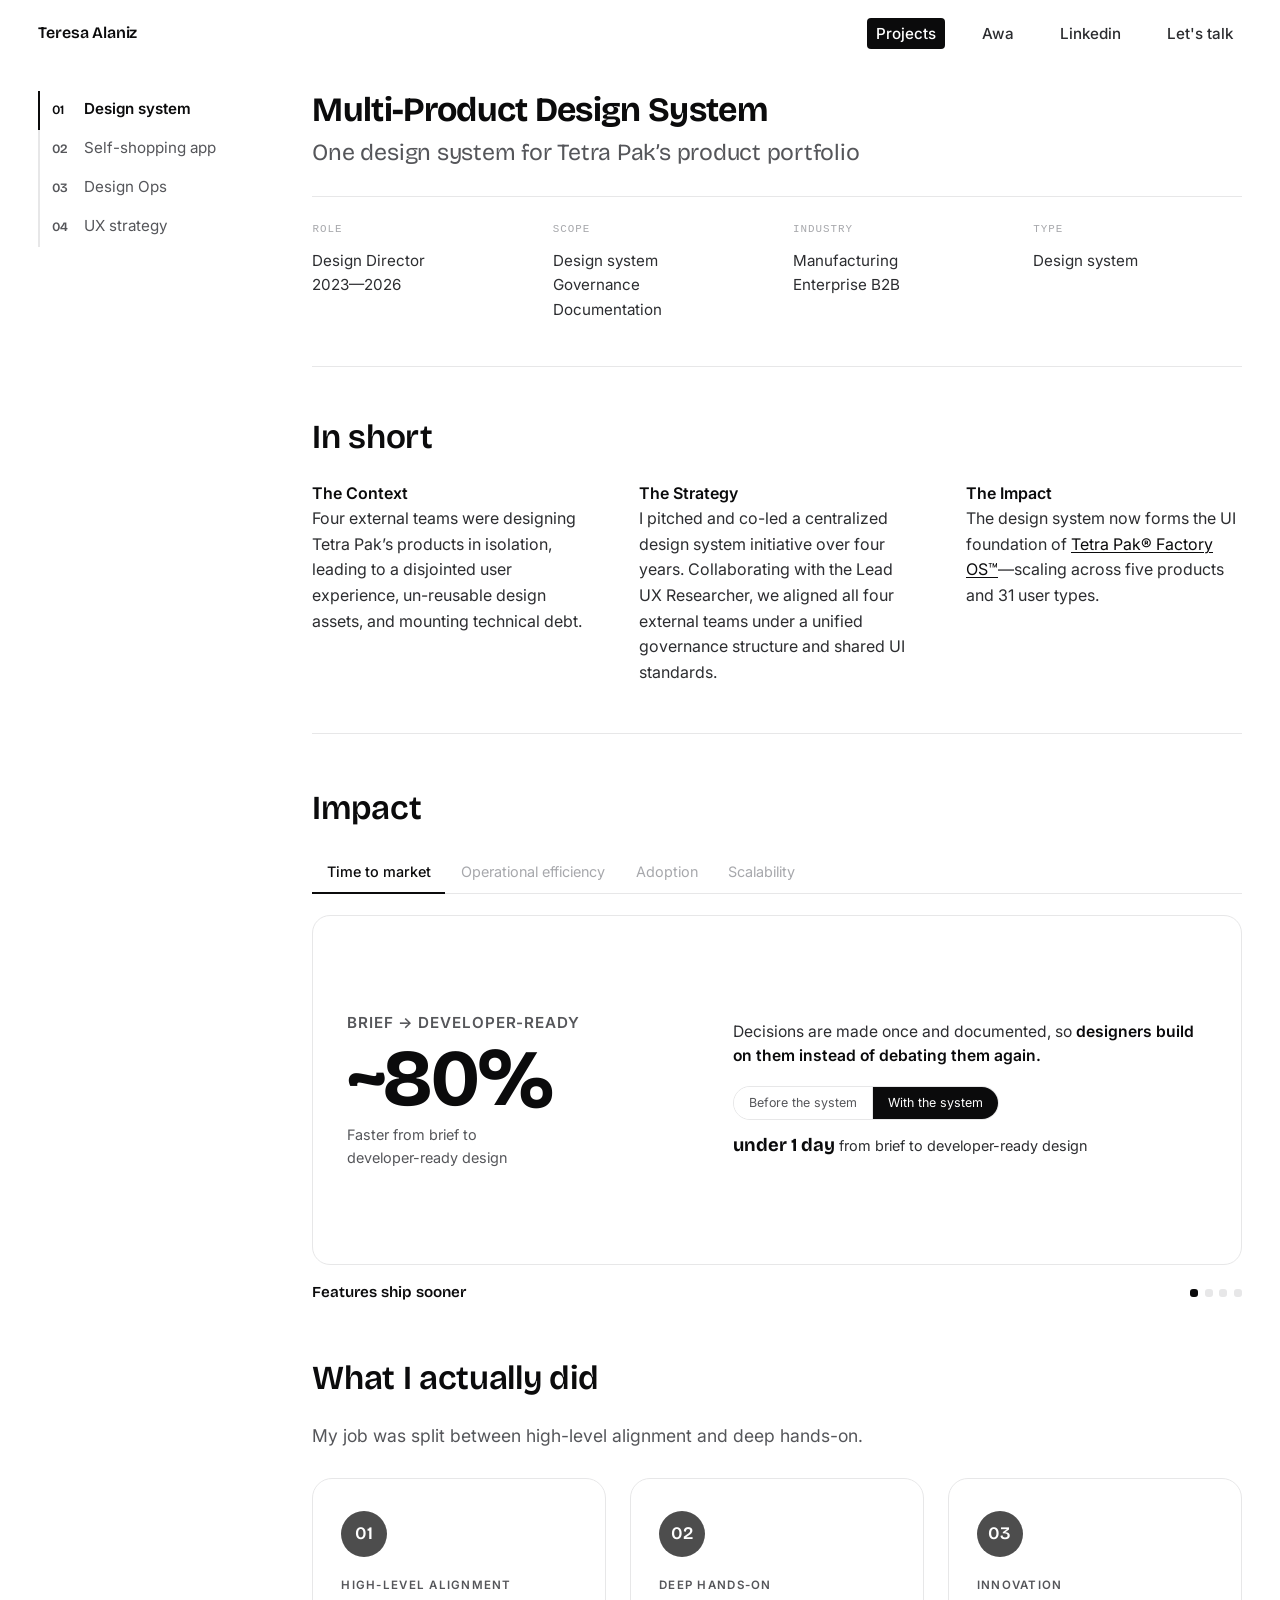
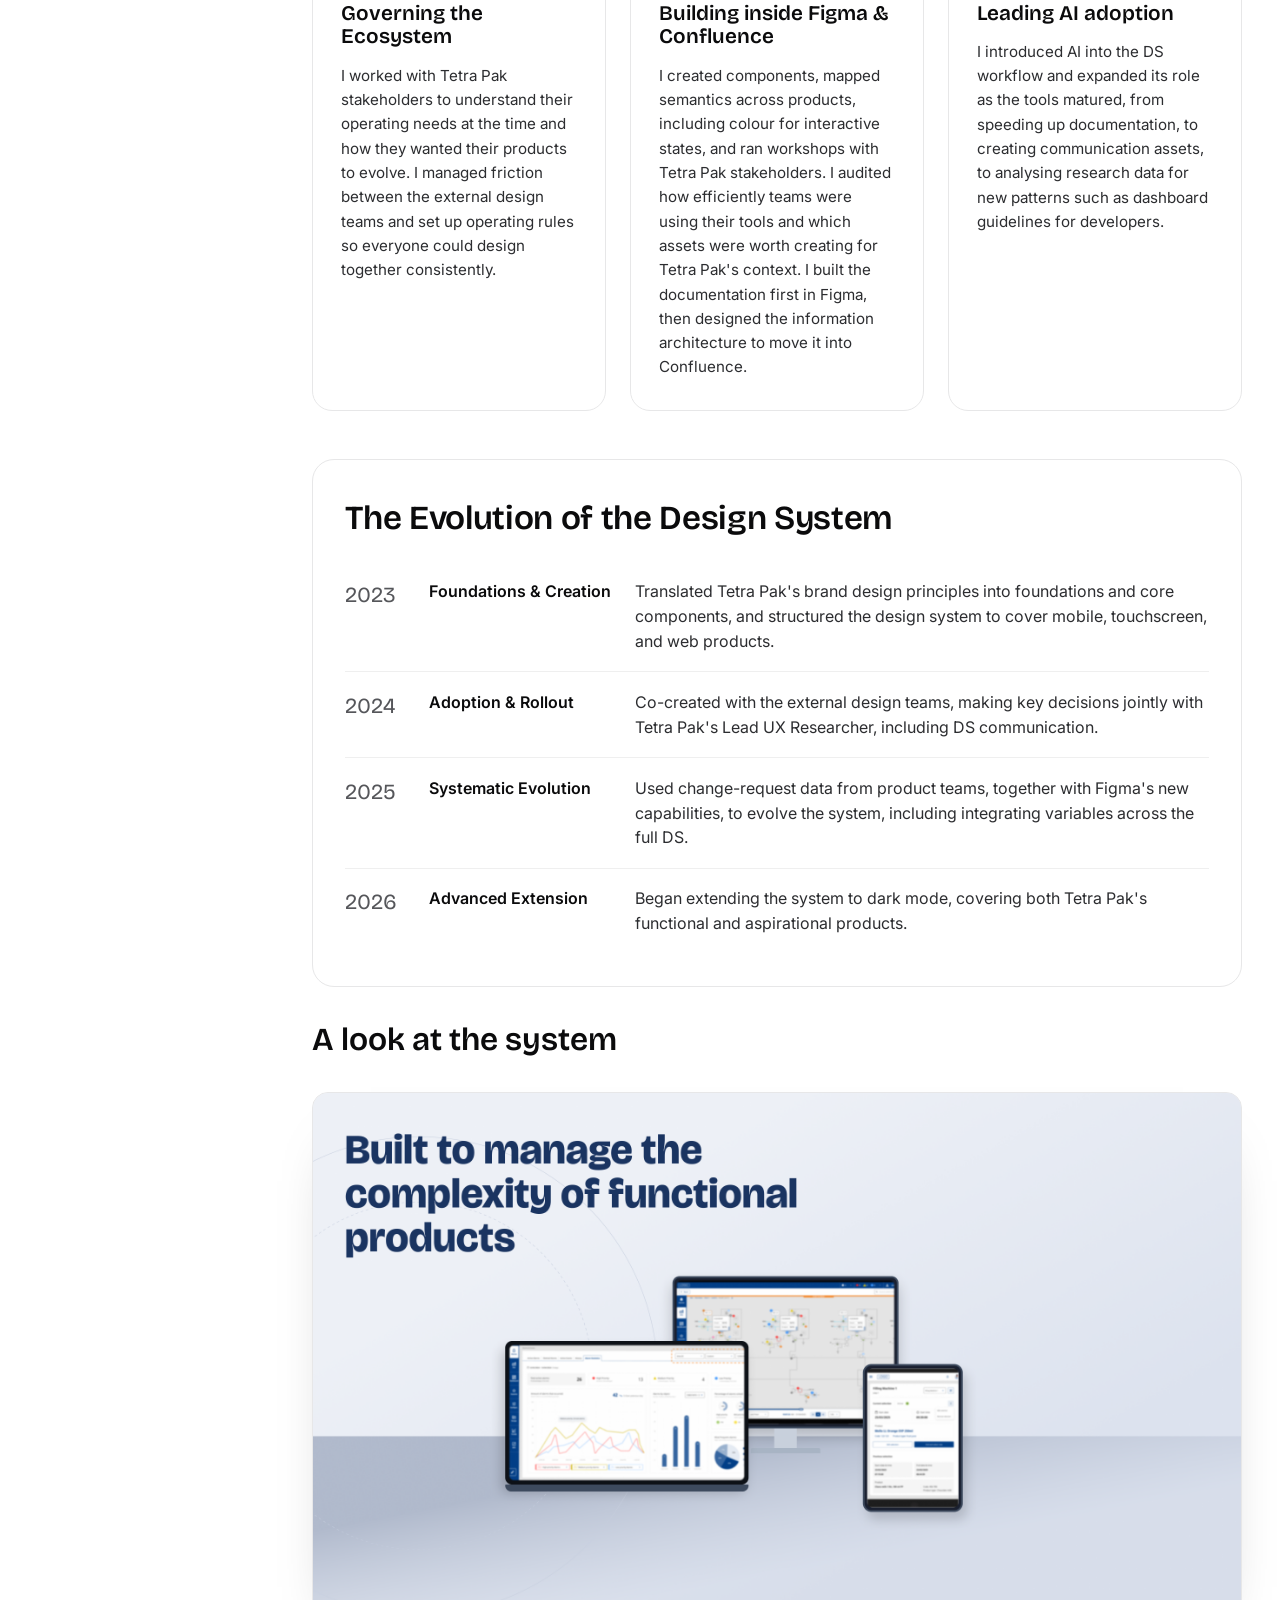
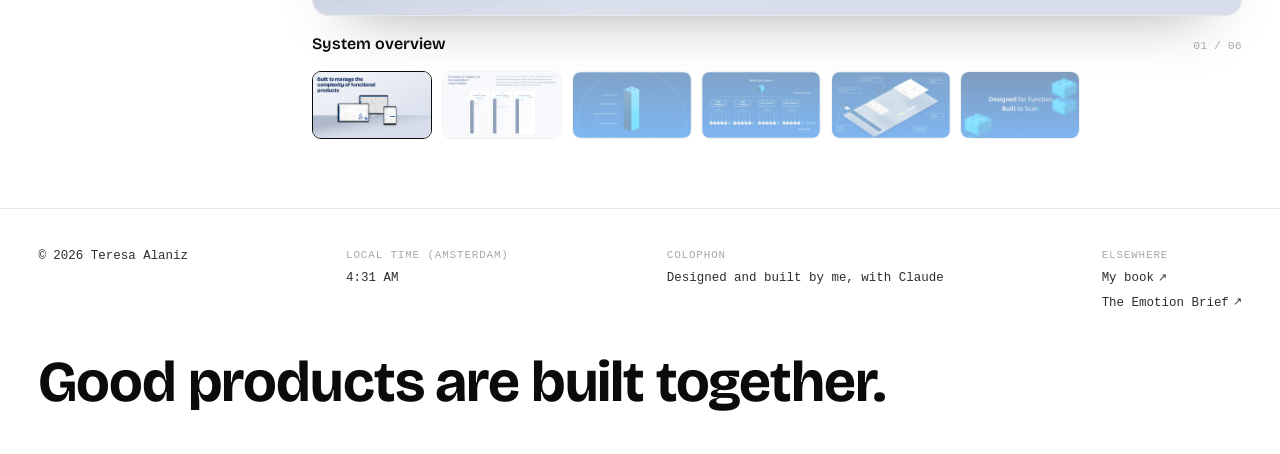
<file: projects.html>
<!doctype html>
<html lang="en">
<head>
<meta charset="UTF-8" />
<meta name="viewport" content="width=device-width, initial-scale=1.0" />
<title>Projects — Teresa Alaniz</title>
<meta name="description" content="Selected work in design systems, UX, design operations, and product concepts." />
<link rel="stylesheet" href="assets/css/style.css?v=101" />
</head>
<body>

<header class="site-header">
  <div class="container nav-inner">
    <a class="brand" href="index.html"><span class="brand__full">Teresa Alaniz</span><span class="brand__short" aria-hidden="true">TA</span></a>
    <nav class="site-nav" aria-label="Primary">
      <a href="projects.html" class="is-active">Projects</a>
      <a href="awa.html">Awa</a>
      <a href="https://www.linkedin.com/in/teresa-alaniz" target="_blank" rel="noopener">Linkedin</a>
      <a href="mailto:t.alaniz.design@gmail.com">Let's talk</a>
    </nav>
  </div>
</header>

<main class="projects-main container">

  <div class="proj-layout">
    <aside class="proj-rail">
      <nav class="proj-nav" aria-label="Projects">
        <button class="proj-item is-on" data-tab="ds" type="button"><span class="proj-item__n">01</span><span class="proj-item__t">Design system</span></button>
        <button class="proj-item" data-tab="shop" type="button"><span class="proj-item__n">02</span><span class="proj-item__t">Self-shopping app</span></button>
        <button class="proj-item" data-tab="ops" type="button"><span class="proj-item__n">03</span><span class="proj-item__t">Design Ops</span></button>
        <button class="proj-item" data-tab="ux" type="button"><span class="proj-item__n">04</span><span class="proj-item__t">UX strategy</span></button>
        <!-- Awa project temporarily hidden — to restore, uncomment this item and the #panel-awa section below.
        <button class="proj-item" data-tab="awa" type="button"><span class="proj-item__n">05</span><span class="proj-item__t">Awa</span></button>
        -->
      </nav>
    </aside>
    <div class="proj-content">

  <!-- ============ DESIGN SYSTEMS ============ -->
  <section class="panel" id="panel-ds">
    <h1 class="case__title">Multi-Product Design System</h1>
    <p class="case__lead">One design system for Tetra Pak’s product portfolio</p>

    <div class="case-meta">
      <dl class="case-meta__grid">
        <div class="case-meta__col"><dt>Role</dt><dd>Design Director</dd><dd>2023—2026</dd></div>
        <div class="case-meta__col"><dt>Scope</dt><dd>Design system</dd><dd>Governance</dd><dd>Documentation</dd></div>
        <div class="case-meta__col"><dt>Industry</dt><dd>Manufacturing</dd><dd>Enterprise B2B</dd></div>
        <div class="case-meta__col"><dt>Type</dt><dd>Design system</dd></div>
      </dl>
    </div>

    <!-- ===== Hero: In short (left) + Impact images (right) ===== -->
    <div class="case-hero">
      <div class="case-hero__text">
        <h2 class="h-sec">In short</h2>
        <div class="prose">
          <p><strong>The Context</strong><br />Four external teams were designing Tetra Pak’s products in isolation, leading to a disjointed user experience, un-reusable design assets, and mounting technical debt.</p>
          <p><strong>The Strategy</strong><br />I pitched and co-led a centralized design system initiative over four years. Collaborating with the Lead UX Researcher, we aligned all four external teams under a unified governance structure and shared UI standards.</p>
          <p><strong>The Impact</strong><br />The design system now forms the UI foundation of <a href="https://www.tetrapak.com/solutions/automation/tetra-pak-factory-os" target="_blank" rel="noopener">Tetra Pak® Factory OS™</a>—scaling across five products and 31 user types.</p>
        </div>
      </div>

      <div class="case-hero__media">
        <h2 class="h-sec">Impact</h2>
        <div class="dsi-impact" id="dsImpactGallery">
          <div class="dsi-tabs" role="tablist" aria-label="Impact dimensions">
            <button class="dsi-tab is-on" type="button" role="tab" aria-selected="true" data-i="0">Time to market</button>
            <button class="dsi-tab" type="button" role="tab" aria-selected="false" data-i="1">Operational efficiency</button>
            <button class="dsi-tab" type="button" role="tab" aria-selected="false" data-i="2">Adoption</button>
            <button class="dsi-tab" type="button" role="tab" aria-selected="false" data-i="3">Scalability</button>
          </div>

          <div class="dsi-stage">
            <!-- Slide 1 — time to market -->
            <div class="dsi-slide is-active" data-i="0" data-cap="Features ship sooner">
              <div class="dsi-slide__hero">
                <p class="dsi__eyebrow">Brief → developer-ready</p>
                <span class="dsi-hero__num">~80%</span>
                <p class="dsi-hero__label">Faster from brief to developer-ready design</p>
              </div>
              <div class="dsi-slide__body">
                <p class="dsi__claim">Decisions are made once and documented, so <strong>designers build on them instead of debating them again.</strong></p>
                <div class="dsi-switch" role="group" aria-label="Brief to developer-ready design">
                  <button class="dsi-switch__btn" type="button" aria-pressed="false" data-val="~1 week">Before the system</button>
                  <button class="dsi-switch__btn" type="button" aria-pressed="true" data-val="under 1 day">With the system</button>
                </div>
                <p class="dsi-read" aria-live="polite"><span class="dsi-read__t">under 1 day</span> from brief to developer-ready design</p>
              </div>
            </div>

            <!-- Slide 2 — operational efficiency -->
            <div class="dsi-slide" data-i="1" data-cap="Fewer fixes, lower cost">
              <div class="dsi-slide__hero">
                <p class="dsi__eyebrow">Rounds of fixes</p>
                <span class="dsi-hero__num">67%</span>
                <p class="dsi-hero__label">Fewer rounds of fixes between design and development</p>
              </div>
              <div class="dsi-slide__body">
                <p class="dsi__claim">Every component is designed once and reused across products, so <strong>Tetra Pak stops paying to design, fix and rebuild the same UI.</strong></p>
                <div class="dsi-switch" role="group" aria-label="Rounds of fixes between design and development">
                  <button class="dsi-switch__btn" type="button" aria-pressed="false" data-val="3+ rounds">Before the system</button>
                  <button class="dsi-switch__btn" type="button" aria-pressed="true" data-val="1 round">With the system</button>
                </div>
                <p class="dsi-read" aria-live="polite"><span class="dsi-read__t">1 round</span> of fixes between design and development</p>
                <div class="dsi-found">
                  <p class="dsi-found__k">The reusable foundation</p>
                  <div class="dsi-found__row">
                    <span class="dsi-chip">Documented components</span>
                    <span class="dsi-chip">Design tokens</span>
                    <span class="dsi-chip">Developer handoff process</span>
                  </div>
                </div>
              </div>
            </div>

            <!-- Slide 3 — adoption -->
            <div class="dsi-slide" data-i="2" data-cap="Used every day, across teams">
              <div class="dsi-slide__hero">
                <p class="dsi__eyebrow">Inserts in one week</p>
                <span class="dsi-hero__num">4.7k</span>
                <p class="dsi-hero__label">Component inserts in one week</p>
              </div>
              <div class="dsi-slide__body">
                <p class="dsi__claim">Teams across the product family build with the design system every day. <strong>Each insert is a component reused instead of designed again.</strong></p>
                <div class="dsi-stat">
                  <span class="dsi-stat__num">33 <span class="dsi-tile__of">of ~45</span></span>
                  <span class="dsi-tile__meter"><span style="width:73%"></span></span>
                  <span class="dsi-tile__label">Figma team workspaces using the core library (total is an estimate)</span>
                </div>
              </div>
            </div>

            <!-- Slide 4 — scalability -->
            <div class="dsi-slide" data-i="3" data-cap="Scales without starting over">
              <div class="dsi-slide__hero">
                <p class="dsi__eyebrow">User types served</p>
                <span class="dsi-hero__num">31</span>
                <p class="dsi-hero__label">User types served across the ecosystem</p>
              </div>
              <div class="dsi-slide__body">
                <p class="dsi__claim">The design system now forms the <strong>UI foundation of the Tetra Pak® Factory OS™</strong> ecosystem: proof that it scales beyond the products it was built for.</p>
                <div class="dsi-plats" role="group" aria-label="Platforms built on the design system">
                  <button class="dsi-plat" type="button" aria-pressed="true" data-role="Material preparation and traceability">Mobile</button>
                  <button class="dsi-plat" type="button" aria-pressed="false" data-role="Real-time production and quality insights">Web</button>
                  <button class="dsi-plat" type="button" aria-pressed="false" data-role="Smart screens controlling factory machines">HMI</button>
                </div>
                <p class="dsi-scale__role" aria-live="polite">Material preparation and traceability</p>
                <p class="dsi-scale__validation"><strong>Tetra Pak® Factory OS™</strong> — built on the design system</p>
              </div>
            </div>
          </div>

          <div class="dsi-foot">
            <span class="dsi-foot__cap" aria-live="polite">Features ship sooner</span>
            <span class="dsi-foot__dots">
              <button class="dsi-dot is-on" type="button" aria-label="Show Time to market"></button>
              <button class="dsi-dot" type="button" aria-label="Show Operational efficiency"></button>
              <button class="dsi-dot" type="button" aria-label="Show Adoption"></button>
              <button class="dsi-dot" type="button" aria-label="Show Scalability"></button>
            </span>
          </div>
        </div>
      </div>
    </div>

    <div class="role">
      <h2 class="h-sec">What I actually did</h2>
      <p class="prose role__lead">My job was split between high-level alignment and deep hands-on.</p>
      <div class="did-grid">
        <article class="did-card">
          <span class="did-card__num">01</span>
          <span class="did-card__kicker">High-level alignment</span>
          <h3 class="did-card__title">Governing the Ecosystem</h3>
          <p>I worked with Tetra Pak stakeholders to understand their operating needs at the time and how they wanted their products to evolve. I managed friction between the external design teams and set up operating rules so everyone could design together consistently.</p>
        </article>
        <article class="did-card">
          <span class="did-card__num">02</span>
          <span class="did-card__kicker">Deep hands-on</span>
          <h3 class="did-card__title">Building inside Figma &amp; Confluence</h3>
          <p>I created components, mapped semantics across products, including colour for interactive states, and ran workshops with Tetra Pak stakeholders. I audited how efficiently teams were using their tools and which assets were worth creating for Tetra Pak's context. I built the documentation first in Figma, then designed the information architecture to move it into Confluence.</p>
        </article>
        <article class="did-card">
          <span class="did-card__num">03</span>
          <span class="did-card__kicker">Innovation</span>
          <h3 class="did-card__title">Leading AI adoption</h3>
          <p>I introduced AI into the DS workflow and expanded its role as the tools matured, from speeding up documentation, to creating communication assets, to analysing research data for new patterns such as dashboard guidelines for developers.</p>
        </article>
      </div>
    </div>

    <div class="case-grid">
      <div class="col-3 card card--interactive">
        <h2 class="h-sec">The Evolution of the Design System</h2>
        <div class="timeline">
          <div class="timeline__row"><span class="timeline__year">2023</span><span class="timeline__label">Foundations &amp; Creation</span><span class="timeline__desc">Translated Tetra Pak's brand design principles into foundations and core components, and structured the design system to cover mobile, touchscreen, and web products.</span></div>
          <div class="timeline__row"><span class="timeline__year">2024</span><span class="timeline__label">Adoption &amp; Rollout</span><span class="timeline__desc">Co-created with the external design teams, making key decisions jointly with Tetra Pak's Lead UX Researcher, including DS communication.</span></div>
          <div class="timeline__row"><span class="timeline__year">2025</span><span class="timeline__label">Systematic Evolution</span><span class="timeline__desc">Used change-request data from product teams, together with Figma's new capabilities, to evolve the system, including integrating variables across the full DS.</span></div>
          <div class="timeline__row"><span class="timeline__year">2026</span><span class="timeline__label">Advanced Extension</span><span class="timeline__desc">Began extending the system to dark mode, covering both Tetra Pak's functional and aspirational products.</span></div>
        </div>
      </div>
    </div>

    <!-- ===== Gallery ===== -->
    <div class="imgviewer" id="dsViewer">
      <h2 class="process__title">A look at the system</h2>
      <figure class="imgviewer__main"><img id="dsvMain" src="assets/img/design-system/01-hero.png?v=4" alt="Design system hero — built to manage the complexity of functional products" /></figure>
      <div class="imgviewer__bar">
        <span class="imgviewer__cap" aria-live="polite">System overview</span>
        <span class="imgviewer__count">01 / 06</span>
      </div>
      <div class="imgviewer__thumbs" role="tablist" aria-label="A look at the system">
        <button class="imgviewer__thumb is-on" type="button" role="tab" aria-selected="true" data-src="assets/img/design-system/01-hero.png?v=4" data-cap="System overview"><img src="assets/img/design-system/01-hero.png?v=4" alt="System overview" loading="lazy" /></button>
        <button class="imgviewer__thumb" type="button" role="tab" aria-selected="false" data-src="assets/img/design-system/02-modular-architecture.png?v=4" data-cap="Modular architecture"><img src="assets/img/design-system/02-modular-architecture.png?v=4" alt="Modular architecture" loading="lazy" /></button>
        <button class="imgviewer__thumb" type="button" role="tab" aria-selected="false" data-src="assets/img/design-system/03-core-libraries.png?v=4" data-cap="Core libraries"><img src="assets/img/design-system/03-core-libraries.png?v=4" alt="Core libraries" loading="lazy" /></button>
        <button class="imgviewer__thumb" type="button" role="tab" aria-selected="false" data-src="assets/img/design-system/04-ecosystem.png?v=4" data-cap="Ecosystem"><img src="assets/img/design-system/04-ecosystem.png?v=4" alt="Ecosystem" loading="lazy" /></button>
        <button class="imgviewer__thumb" type="button" role="tab" aria-selected="false" data-src="assets/img/design-system/05-reusable-ui.png?v=4" data-cap="Reusable UI"><img src="assets/img/design-system/05-reusable-ui.png?v=4" alt="Reusable UI" loading="lazy" /></button>
        <button class="imgviewer__thumb" type="button" role="tab" aria-selected="false" data-src="assets/img/design-system/06-design-for-function.png?v=4" data-cap="Design for function, built to scale"><img src="assets/img/design-system/06-design-for-function.png?v=4" alt="Design for function" loading="lazy" /></button>
      </div>
    </div>

  </section>

  <!-- ============ UX ============ -->
  <section class="panel" id="panel-ux">
    <h1 class="case__title">IMS Industrial HMI Platform</h1>
    <p class="case__lead">Designing an industrial platform — Red Dot: Best of the Best 2024</p>

    <div class="case-meta">
      <dl class="case-meta__grid">
        <div class="case-meta__col"><dt>Role</dt><dd>Design Director</dd><dd>2024</dd></div>
        <div class="case-meta__col"><dt>Scope</dt><dd>UX strategy</dd><dd>HMI design</dd><dd>Field research</dd></div>
        <div class="case-meta__col"><dt>Industry</dt><dd>Industrial machinery</dd><dd>Manufacturing</dd></div>
        <div class="case-meta__col"><dt>Type</dt><dd>HMI platform</dd></div>
      </dl>
    </div>

    <!-- ===== Hero: In short (left) + Impact images (right) ===== -->
    <div class="case-hero">
      <div class="case-hero__text">
        <h2 class="h-sec">In short</h2>
        <div class="prose">
          <p><strong>The Context</strong><br />IMS Technologies was launching a new line of complex, data-driven converting machinery. Unclear interfaces on this scale directly impact operational efficiency, causing production downtime and costly operator errors.</p>
          <p><strong>The Strategy</strong><br />Leading six designers alongside internal teams, I directed the project from field research to handoff. We conducted on-site operator research in Italy and China to build a single, scalable HMI concept for the entire machinery line.</p>
          <p><strong>The Impact</strong><br />The system is now in active production across IMS’s new machinery line. The project redefined industrial human-machine interaction and was internationally recognized with the <a href="https://www.red-dot.org/project/ims-technologies-new-hmi-generation-72251" target="_blank" rel="noopener">Red Dot: Best of the Best 2024 Award</a>.</p>
        </div>
      </div>

      <div class="case-hero__media">
        <h2 class="h-sec">Impact</h2>
        <div class="dsi-impact dsi-impact--full" id="imsImpactGallery">
          <div class="dsi-tabs" role="tablist" aria-label="Impact dimensions">
            <button class="dsi-tab is-on" type="button" role="tab" aria-selected="true" data-i="0">Machine operations</button>
            <button class="dsi-tab" type="button" role="tab" aria-selected="false" data-i="1">Scalability</button>
            <button class="dsi-tab" type="button" role="tab" aria-selected="false" data-i="2">Market position</button>
          </div>

          <div class="dsi-stage">
              <!-- Machine operations -->
              <div class="dsi-slide is-active" data-i="0" data-cap="Minimising costly disruption">
                <div class="ims">
                  <p class="dsi__eyebrow">Machine operations</p>
                  <p class="dsi__claim">Operators and technicians can follow every stage of the machine’s work in real time, so <strong>problems are spotted and handled sooner.</strong></p>
                  <figure class="ims-quote">
                    <blockquote>“It allows us to monitor the various stages of machine operation and intervene quickly when needed.”</blockquote>
                    <figcaption><b>Fabio Cantamessa</b><span>Automation Manager, IMS Technologies</span></figcaption>
                  </figure>
                  <div class="ims-makes">
                    <p class="dsi-found__k">What makes it possible</p>
                    <div class="dsi-found__row">
                      <span class="dsi-chip">Real-time machine feedback</span>
                      <span class="dsi-chip">Cutting station control</span>
                      <span class="dsi-chip">Sensor graphs for diagnostics</span>
                    </div>
                  </div>
                  <div class="dsi-switch" role="group" aria-label="Before and outcome">
                    <button class="dsi-switch__btn" type="button" aria-pressed="false" data-text="A new generation of complex, data-driven machines. On heavy equipment, an unclear screen can lead to operator errors and lost production time.">Before</button>
                    <button class="dsi-switch__btn" type="button" aria-pressed="true" data-text="Production and maintenance teams act on problems sooner, protecting machine uptime.">Outcome</button>
                  </div>
                  <p class="ims-read" aria-live="polite">Production and maintenance teams act on problems sooner, protecting machine uptime.</p>
                </div>
              </div>

              <!-- Scalability -->
              <div class="dsi-slide" data-i="1" data-cap="Reducing development effort">
                <div class="ims">
                  <p class="dsi__eyebrow">Scalability</p>
                  <p class="dsi__claim">The interface was designed as a scalable system for the new machine generation, so <strong>IMS doesn’t redesign it machine by machine.</strong></p>
                  <div class="ims-flow">
                    <div class="ims-flow__card">
                      <span class="ims-flow__k">Field research</span>
                      <span class="ims-flow__n">2</span>
                      <span class="ims-flow__l">countries of on-site research with operators — Italy and China</span>
                    </div>
                    <span class="ims-flow__arrow" aria-hidden="true">→</span>
                    <div class="ims-flow__card ims-flow__card--dark">
                      <span class="ims-flow__k">One interface system</span>
                      <span class="ims-sys-item">Customisable dashboard</span>
                      <span class="ims-sys-item">Shared design principles</span>
                      <span class="ims-sys-item">Custom icon set</span>
                    </div>
                    <span class="ims-flow__arrow" aria-hidden="true">→</span>
                    <div class="ims-flow__card ims-flow__targets">
                      <span class="ims-target ims-target--now">New machine generation <em>In production</em></span>
                      <span class="ims-target">Next machine</span>
                      <span class="ims-target">Future machines</span>
                    </div>
                  </div>
                  <div class="dsi-switch" role="group" aria-label="Before and outcome">
                    <button class="dsi-switch__btn" type="button" aria-pressed="false" data-text="Each new, more complex machine raised the same question: how do operators learn and use it quickly?">Before</button>
                    <button class="dsi-switch__btn" type="button" aria-pressed="true" data-text="A research-based foundation IMS can carry across its machines, designed to cut learning and task time.">Outcome</button>
                  </div>
                  <p class="ims-read" aria-live="polite">A research-based foundation IMS can carry across its machines, designed to cut learning and task time.</p>
                </div>
              </div>

              <!-- Market position -->
              <div class="dsi-slide" data-i="2" data-cap="Raising product perception">
                <div class="ims">
                  <p class="dsi__eyebrow">Market position</p>
                  <p class="dsi__claim">The interface became part of what makes IMS’s new machine generation a premium product, <strong>with independent recognition to prove it.</strong></p>
                  <div class="ims-award">
                    <div>
                      <span class="ims-award__k">Red Dot Award 2024</span>
                      <span class="ims-award__big">Best of<br />the Best</span>
                    </div>
                    <div class="ims-award__pts">
                      <div class="ims-award__pt"><b>Highest award in its category</b><span>Interaction, UI &amp; User Experience</span></div>
                      <div class="ims-award__pt"><b>Judged independently</b><span>External proof of the interface’s quality</span></div>
                    </div>
                  </div>
                  <p class="ims-designlang"><b>One design language</b> — shared principles and custom icons, so every screen looks and feels like an IMS machine.</p>
                  <div class="dsi-switch" role="group" aria-label="Before and outcome">
                    <button class="dsi-switch__btn" type="button" aria-pressed="false" data-text="Product perception and brand were explicit goals: the interface had to match the quality of the machines.">Before</button>
                    <button class="dsi-switch__btn" type="button" aria-pressed="true" data-text="IMS presents its new machines to the market with an interface recognised as best in class.">Outcome</button>
                  </div>
                  <p class="ims-read" aria-live="polite">IMS presents its new machines to the market with an interface recognised as best in class.</p>
                </div>
              </div>
          </div>

          <div class="dsi-foot">
            <span class="dsi-foot__cap" aria-live="polite">Minimising costly disruption</span>
            <span class="dsi-foot__dots">
              <button class="dsi-dot is-on" type="button" aria-label="Show Machine operations"></button>
              <button class="dsi-dot" type="button" aria-label="Show Scalability"></button>
              <button class="dsi-dot" type="button" aria-label="Show Market position"></button>
            </span>
          </div>
        </div>
      </div>
    </div>

    <div class="role">
      <h2 class="h-sec">My role</h2>
      <div class="did-grid did-grid--2">
        <article class="did-card">
          <span class="did-card__num">01</span>
          <h3 class="did-card__title">Team leadership</h3>
          <p>Led a team of six designers, working with IMS's design and marketing teams, from research through design handoff to development.</p>
        </article>
        <article class="did-card">
          <span class="did-card__num">02</span>
          <h3 class="did-card__title">International research</h3>
          <p>Directed international user research, including on-site studies with clients in China.</p>
        </article>
        <article class="did-card">
          <span class="did-card__num">03</span>
          <h3 class="did-card__title">Product direction</h3>
          <p>Co-defined product features and shaped the concept direction to align user needs with business goals.</p>
        </article>
        <article class="did-card">
          <span class="did-card__num">04</span>
          <h3 class="did-card__title">Balanced decisions</h3>
          <p>Ensured design decisions balanced user insight, technical feasibility, and strategic priorities.</p>
        </article>
      </div>
    </div>

    <div class="case-grid">
      <div class="col-3 card card--interactive">
        <h2 class="h-sec">My approach</h2>
        <div class="steps">
          <div class="steps__row"><span class="steps__num">01</span><span class="steps__label">Discovery</span><span class="steps__desc">Field user research in Italy and China, plus interviews with company stakeholders.</span></div>
          <div class="steps__row"><span class="steps__num">02</span><span class="steps__label">Product Concept</span><span class="steps__desc">Defined the vision and key features: cutting station management, real-time feedback, a customisable dashboard, and sensor graphs.</span></div>
          <div class="steps__row"><span class="steps__num">03</span><span class="steps__label">Product Design</span><span class="steps__desc">Co-designed wireframes, flows, final screens, and custom icons with IMS's team, aiming to cut learning and task time.</span></div>
        </div>
      </div>
    </div>

    <div class="video-embed">
      <iframe
        src="https://www.youtube.com/embed/KwEBdE0EuPQ"
        title="Red Dot Best of the Best 2024 — HMI concept video"
        allow="accelerometer; autoplay; clipboard-write; encrypted-media; gyroscope; picture-in-picture; web-share"
        allowfullscreen
        loading="lazy"></iframe>
    </div>

  </section>

  <!-- ============ DESIGN OPS ============ -->
  <section class="panel" id="panel-ops">
    <h1 class="case__title">Tetra Pak DesignOps</h1>
    <p class="case__lead">Design Ops for Complex Product Ecosystem</p>

    <div class="case-meta">
      <dl class="case-meta__grid">
        <div class="case-meta__col"><dt>Role</dt><dd>Design Director</dd><dd>2023—2026</dd></div>
        <div class="case-meta__col"><dt>Scope</dt><dd>Design operations</dd><dd>Governance</dd><dd>Process</dd></div>
        <div class="case-meta__col"><dt>Industry</dt><dd>Manufacturing</dd><dd>Enterprise B2B</dd></div>
        <div class="case-meta__col"><dt>Type</dt><dd>Operating model</dd></div>
      </dl>
    </div>

    <!-- ===== Hero: In short (left) + Impact images (right) ===== -->
    <div class="case-hero">
      <div class="case-hero__text">
        <h2 class="h-sec">In short</h2>
        <div class="prose">
          <p><strong>The Context</strong><br />More than 15 designers, in several external teams, were designing five Tetra Pak products in silos. Each team worked its own way, nothing was documented in one place, and no one had a full view of where each product stood.</p>
          <p><strong>What I did</strong><br />I saw that the design system would only be sustainable if the way teams worked around it changed too. As Design Director, I defined and rolled out one operating model: a standard handoff from design to development, one shared Figma environment, and a contribution model for every change.</p>
          <p><strong>The Impact</strong><br />Teams changed without the work starting over. Every product’s design status became visible in one place. And because every component request went through one check, the cost of teams building in silos became visible and controllable: in 2025, 16% of requests were solved without building anything new.</p>
        </div>
      </div>

      <div class="case-hero__media">
        <h2 class="h-sec">Impact</h2>
        <div class="dsi-impact dsi-impact--full" id="opsGallery">
          <div class="dsi-tabs" role="tablist" aria-label="Impact dimensions">
            <button class="dsi-tab is-on" type="button" role="tab" aria-selected="true" data-i="0">Predictable delivery</button>
            <button class="dsi-tab" type="button" role="tab" aria-selected="false" data-i="1">Contribution model</button>
            <button class="dsi-tab" type="button" role="tab" aria-selected="false" data-i="2">Preventing sprawl</button>
            <button class="dsi-tab" type="button" role="tab" aria-selected="false" data-i="3">Resilient to change</button>
          </div>

          <div class="dsi-stage">
            <!-- Predictable delivery -->
            <div class="dsi-slide is-active" data-i="0" data-cap="Making design delivery predictable">
              <div class="ops">
                <p class="dsi__eyebrow">Design delivery across the portfolio</p>
                <div class="ops-funnel">
                  <div class="ops-funnel__row"><span class="ops-funnel__n">15+</span><span class="ops-funnel__l">designers</span></div>
                  <div class="ops-funnel__row"><span class="ops-funnel__n">5</span><span class="ops-funnel__l">products</span></div>
                  <div class="ops-funnel__row ops-funnel__row--end"><span class="ops-funnel__n">1</span><span class="ops-funnel__l">operating model</span></div>
                </div>
                <div class="dsi-switch" role="group" aria-label="Before and after one operating model">
                  <button class="dsi-switch__btn" type="button" aria-pressed="false" data-text="Each design team made its own decisions, some with Tetra Pak’s Lead UX Researcher and some without.">Before</button>
                  <button class="dsi-switch__btn" type="button" aria-pressed="true" data-text="Tetra Pak can plan, prioritise and spot risks early, because design work across every product is visible and documented in one place.">With one model</button>
                </div>
                <p class="ops-note" aria-live="polite">Tetra Pak can plan, prioritise and spot risks early, because design work across every product is visible and documented in one place.</p>
              </div>
            </div>

            <!-- Contribution model -->
            <div class="dsi-slide" data-i="1" data-cap="One centralised contribution model">
              <div class="ops ops-cycle">
                <p class="dsi__eyebrow">The contribution model</p>
                <p class="dsi__claim">The product suite stays consistent under one brand, and <strong>no single team’s decision can change the whole suite.</strong></p>
                <p class="ops-cycle__hub">↻ Every change runs through the <b>Design system team</b></p>
                <div class="ops-cycle__steps" role="group" aria-label="Contribution steps">
                  <button class="ops-step" type="button" aria-pressed="true" data-detail="A product team asks for a new component or a change."><span class="ops-step__n">01</span><span class="ops-step__t">Change request</span></button>
                  <button class="ops-step" type="button" aria-pressed="false" data-detail="Checked against the system, product needs and design principles. <strong>If a solution already exists, the team is guided to it.</strong>"><span class="ops-step__n">02</span><span class="ops-step__t">Evaluation</span></button>
                  <button class="ops-step" type="button" aria-pressed="false" data-detail="The design system team makes a proposal, tests it with the product team and refines it."><span class="ops-step__n">03</span><span class="ops-step__t">Propose, test, refine</span></button>
                  <button class="ops-step" type="button" aria-pressed="false" data-detail="Built into the core library(s) with its tokens."><span class="ops-step__n">04</span><span class="ops-step__t">Implementation</span></button>
                  <button class="ops-step" type="button" aria-pressed="false" data-detail="Released, with usage documented for every team."><span class="ops-step__n">05</span><span class="ops-step__t">Documentation</span></button>
                </div>
                <p class="ops-cycle__detail" aria-live="polite">A product team asks for a new component or a change.</p>
              </div>
            </div>

            <!-- Preventing sprawl -->
            <div class="dsi-slide" data-i="2" data-cap="Preventing component sprawl">
              <div class="ops ops-sprawl">
                <div>
                  <p class="dsi__eyebrow" style="margin-bottom:0.9rem">Reuse-first contribution</p>
                  <p class="ops-sprawl__period">2023 – June 2026</p>
                  <p class="ops-sprawl__big">21%</p>
                  <p class="ops-sprawl__sub">of 204 requests needed nothing new</p>
                  <p class="ops-sprawl__note">Nothing new to design, build, document or maintain. Teams were guided to the existing solution.</p>
                </div>
                <div class="ops-donutwrap">
                  <div class="ops-donut" aria-hidden="true"></div>
                  <div class="ops-legend" role="group" aria-label="What happened to the 204 requests">
                    <button class="ops-leg ops-leg--reused" type="button" aria-pressed="true" data-detail="Nothing new was built — teams were guided to the existing solution.">21% reused</button>
                    <button class="ops-leg" type="button" aria-pressed="false" data-detail="Product feedback shaped how the design system grew, keeping it aligned with real product needs.">79% evolved with product</button>
                  </div>
                </div>
                <p class="ops-sprawl__detail" aria-live="polite">Nothing new was built — teams were guided to the existing solution.</p>
              </div>
            </div>

            <!-- Resilient to change -->
            <div class="dsi-slide" data-i="3" data-cap="Built to hold up through team changes">
              <div class="ops ops-hub">
                <p class="dsi__eyebrow">Resilient to team changes</p>
                <p class="dsi__claim">Teams evolve over the life of the products. <strong>Because Tetra Pak holds the knowledge, the way of working and the assets, the model is resilient to change.</strong></p>
                <div class="ops-hub__grid">
                  <div class="ops-hub__teams" role="group" aria-label="Who is working on the products changes over time">
                    <p class="ops-hub__teamk">Teams change…</p>
                    <button class="ops-teamsel" type="button" aria-pressed="true" data-line="An established product team keeps building from the core.">An established team</button>
                    <button class="ops-teamsel" type="button" aria-pressed="false" data-line="A new product team plugs into the core — nothing is rebuilt from scratch.">A new product team</button>
                    <button class="ops-teamsel" type="button" aria-pressed="false" data-line="New people find the way of working, the assets and the knowledge already there.">New team members</button>
                  </div>
                  <div class="ops-hub__link" aria-hidden="true"><span class="ops-hub__arrow">→</span><span class="ops-hub__linklabel">connect to</span></div>
                  <div class="ops-core">
                    <p class="ops-core__k">The core — owned by</p>
                    <p class="ops-core__owner">Tetra Pak</p>
                    <div class="ops-core__item"><b>One way of working</b><span>From design to handoff</span></div>
                    <div class="ops-core__item"><b>Assets</b><span>One shared Figma workspace</span></div>
                    <div class="ops-core__item"><b>Knowledge</b><span>Decisions documented in one place</span></div>
                  </div>
                </div>
                <p class="ops-hub__read" aria-live="polite"><strong>The core stays the same.</strong> <span class="ops-hub__readt">An established product team keeps building from the core.</span></p>
              </div>
            </div>
          </div>

          <div class="dsi-foot">
            <span class="dsi-foot__cap" aria-live="polite">Making design delivery predictable</span>
            <span class="dsi-foot__dots">
              <button class="dsi-dot is-on" type="button" aria-label="Show Predictable delivery"></button>
              <button class="dsi-dot" type="button" aria-label="Show Contribution model"></button>
              <button class="dsi-dot" type="button" aria-label="Show Preventing sprawl"></button>
              <button class="dsi-dot" type="button" aria-label="Show Resilient to change"></button>
            </span>
          </div>
        </div>
      </div>
    </div>

    <div class="role">
      <h2 class="h-sec">My role</h2>
      <div class="did-grid did-grid--2">
        <article class="did-card">
          <span class="did-card__num">01</span>
          <h3 class="did-card__title">Rollout leadership</h3>
          <p>As Design Director, I led the rollout of Design Operations across teams and products, partnering with design leadership, product owners, engineers, and external design teams to align on operating principles, roles, and delivery practices.</p>
        </article>
        <article class="did-card">
          <span class="did-card__num">02</span>
          <h3 class="did-card__title">Scalable collaboration</h3>
          <p>My focus was on building a scalable model that enabled effective collaboration across product teams, rather than relying on product-by-product coordination.</p>
        </article>
      </div>

      <div class="case-grid role__approach">
        <div class="col-3 card card--interactive">
          <h2 class="h-sec">The approach</h2>
          <div class="steps">
            <div class="steps__row"><span class="steps__num">01</span><span class="steps__label">Discovery</span><span class="steps__desc">Mapped independent team workflows to surface fragmentation points and shared patterns of work across products.</span></div>
            <div class="steps__row"><span class="steps__num">02</span><span class="steps__label">Framework</span><span class="steps__desc">Co-defined a shared Design Operations framework covering roles, responsibilities, decision-making, and collaboration models.</span></div>
            <div class="steps__row"><span class="steps__num">03</span><span class="steps__label">Workflows</span><span class="steps__desc">Established common workflows and rituals to align design, product, and engineering without introducing unnecessary bureaucracy.</span></div>
            <div class="steps__row"><span class="steps__num">04</span><span class="steps__label">Standards</span><span class="steps__desc">Introduced shared principles and standards to support coherence across products, while allowing teams to adapt locally.</span></div>
            <div class="steps__row"><span class="steps__num">05</span><span class="steps__label">Adoption</span><span class="steps__desc">Embedded these practices into day-to-day delivery to ensure adoption and long-term sustainability.</span></div>
          </div>
        </div>
      </div>
    </div>

  </section>

  <!-- ============ SELF-SHOPPING (DATALOGIC) ============ -->
  <section class="panel" id="panel-shop">
    <h1 class="case__title">Datalogic Self-Shopping App</h1>
    <p class="case__lead">Scan, pay and go: a self-shopping app for supermarkets</p>

    <div class="case-meta">
      <dl class="case-meta__grid">
        <div class="case-meta__col"><dt>Role</dt><dd>Design Director</dd><dd>~4 weeks</dd></div>
        <div class="case-meta__col"><dt>Scope</dt><dd>Product design</dd><dd>Information architecture</dd><dd>Prototype &amp; handoff</dd></div>
        <div class="case-meta__col"><dt>Industry</dt><dd>Retail technology</dd></div>
        <div class="case-meta__col"><dt>Type</dt><dd>Mobile app</dd></div>
      </dl>
    </div>

    <!-- ===== Hero: In short + Impact (built in code) ===== -->
    <div class="case-hero">
      <div class="case-hero__text">
        <h2 class="h-sec">In short</h2>
        <div class="prose">
          <p><strong>The Context</strong><br />Datalogic wanted to bring self-shopping to shoppers’ own smartphones: scan products while shopping, see the running total and offers, and skip the checkout queue. It was a new product idea, with one month to design it and no user data to start from.</p>
          <p><strong>The Strategy</strong><br />With no user data, we went to the store. The team used competitors’ self-shopping solutions in supermarkets and went through the whole shopping trip, then combined what we saw with Datalogic’s technical features into one product intelligence base. Product managers and developers were involved from the start.</p>
          <p><strong>The Impact</strong><br />In four weeks we delivered the information architecture, pixel-perfect screens, an interactive prototype and a developer handoff that was feasible to build and met business needs. The app shipped and is now part of Datalogic’s retail product portfolio.</p>
        </div>
      </div>

      <div class="case-hero__media">
        <h2 class="h-sec">Impact</h2>
        <div class="dsi-impact dsi-impact--full" id="shopImpactGallery">
          <div class="dsi-tabs" role="tablist" aria-label="Impact dimensions">
            <button class="dsi-tab is-on" type="button" role="tab" aria-selected="true" data-i="0">From data gap to insight</button>
            <button class="dsi-tab" type="button" role="tab" aria-selected="false" data-i="1">Ready in four weeks</button>
            <button class="dsi-tab" type="button" role="tab" aria-selected="false" data-i="2">Shipped</button>
          </div>

          <div class="dsi-stage">
              <!-- From data gap to insight -->
              <div class="dsi-slide is-active" data-i="0" data-cap="From no user data to product insights">
                <div class="ssi ssi-map is-complete">
                  <div class="ssi-map__inputs">
                    <button class="ssi-io is-on" type="button" aria-pressed="true">
                      <span class="ssi-io__t">Field research in supermarkets</span>
                      <span class="ssi-io__d">Competitors’ self-shopping solutions, used as real shoppers, and the whole shopping trip from entering the store to leaving.</span>
                    </button>
                    <button class="ssi-io is-on" type="button" aria-pressed="true">
                      <span class="ssi-io__t">Datalogic’s technical features</span>
                      <span class="ssi-io__d">What the product could do: scanning, running totals, offers, payment and loyalty.</span>
                    </button>
                  </div>
                  <div class="ssi-map__links" aria-hidden="true"><span></span><span></span></div>
                  <div class="ssi-map__out">
                    <span class="ssi-out__t">Product intelligence</span>
                    <span class="ssi-out__d">What shoppers need at each step of the trip, and which feature answers it.</span>
                  </div>
                </div>
              </div>

              <!-- Ready in four weeks -->
              <div class="dsi-slide" data-i="1" data-cap="Ready to build in four weeks">
                <div class="ssi ssi-track">
                  <span class="ssi-track__scale">About 1 month</span>
                  <div class="ssi-track__rail">
                    <div class="ssi-track__steps" role="group" aria-label="Project steps">
                      <button class="ssi-step is-done" type="button" aria-pressed="false" data-line="Field research in supermarkets.">Discovery</button>
                      <button class="ssi-step is-done" type="button" aria-pressed="false" data-line="Research and technical features combined.">Product intelligence</button>
                      <button class="ssi-step is-done" type="button" aria-pressed="false" data-line="The app structured around the shopping trip.">Information architecture</button>
                      <button class="ssi-step is-done" type="button" aria-pressed="false" data-line="Pixel-perfect screens and an interactive prototype.">UI design and prototype</button>
                      <button class="ssi-step is-done" type="button" aria-pressed="true" data-line="Checked with product managers and developers: feasible to build and meeting business needs.">Handoff</button>
                    </div>
                    <div class="ssi-track__bar"><span class="ssi-track__fill" style="width:100%"></span></div>
                  </div>
                  <p class="ssi-track__line" aria-live="polite">Checked with product managers and developers: feasible to build and meeting business needs.</p>
                  <p class="ssi-track__marker">Product managers and developers involved throughout</p>
                </div>
              </div>

              <!-- Shipped -->
              <div class="dsi-slide" data-i="2" data-cap="Shipped as part of Datalogic’s portfolio">
                <div class="ssi ssi-trip">
                  <div class="ssi-trip__stops" role="group" aria-label="The shopping trip">
                    <button class="ssi-stop" type="button" aria-pressed="false" data-title="Shopping list" data-line="Plan the trip before entering the store.">Before the store</button>
                    <button class="ssi-stop" type="button" aria-pressed="true" data-title="Scan and cart" data-line="Scan products as you shop, with a live item count and running total.">While shopping</button>
                    <button class="ssi-stop" type="button" aria-pressed="false" data-title="Discounts applied" data-line="Prices shown with all discounts and coupons applied.">Checking prices</button>
                    <button class="ssi-stop" type="button" aria-pressed="false" data-title="Checkout in the app" data-line="Pay with several payment methods, without queuing.">Paying</button>
                    <button class="ssi-stop" type="button" aria-pressed="false" data-title="Rewards" data-line="Loyalty points and rewards in the same app.">After paying</button>
                  </div>
                  <div class="ssi-phone">
                    <div class="ssi-phone__screen" aria-live="polite">
                      <span class="ssi-phone__t">Scan and cart</span>
                      <span class="ssi-phone__d">Scan products as you shop, with a live item count and running total.</span>
                    </div>
                  </div>
                </div>
                <p class="ssi-ship">Shipped. The app is now part of Datalogic’s retail product portfolio.</p>
              </div>
          </div>

          <div class="dsi-foot">
            <span class="dsi-foot__cap" aria-live="polite">From no user data to product insights</span>
            <span class="dsi-foot__dots">
              <button class="dsi-dot is-on" type="button" aria-label="Show From data gap to insight"></button>
              <button class="dsi-dot" type="button" aria-label="Show Ready in four weeks"></button>
              <button class="dsi-dot" type="button" aria-label="Show Shipped"></button>
            </span>
          </div>
        </div>
      </div>
    </div>

    <div class="role">
      <h2 class="h-sec">My role</h2>
      <div class="did-grid did-grid--2">
        <article class="did-card">
          <span class="did-card__num">01</span>
          <h3 class="did-card__title">Team leadership</h3>
          <p>I led a team of three, a design manager and two product designers, and set up how we would work within one month.</p>
        </article>
        <article class="did-card">
          <span class="did-card__num">02</span>
          <h3 class="did-card__title">Field research</h3>
          <p>I directed the team’s research in supermarkets, so the app was based on what shoppers actually do.</p>
        </article>
        <article class="did-card">
          <span class="did-card__num">03</span>
          <h3 class="did-card__title">Product and engineering partnership</h3>
          <p>I brought Datalogic’s product managers and developers in early. They reviewed the work during the month, not only at the end.</p>
        </article>
        <article class="did-card">
          <span class="did-card__num">04</span>
          <h3 class="did-card__title">Ready-to-build handoff</h3>
          <p>I made sure the handoff matched what developers could build and what the business needed.</p>
        </article>
      </div>
    </div>

    <div class="case-grid">
      <div class="col-3 card card--interactive">
        <h2 class="h-sec">My approach</h2>
        <div class="steps">
          <div class="steps__row"><span class="steps__num">01</span><span class="steps__label">Discovery</span><span class="steps__desc">The team used competitors’ self-shopping solutions and went through the whole shopping trip in supermarkets, noting where it slowed down or got confusing.</span></div>
          <div class="steps__row"><span class="steps__num">02</span><span class="steps__label">Product intelligence</span><span class="steps__desc">We combined what we saw with Datalogic’s technical features: what shoppers need at each step of the trip, and which feature answers it.</span></div>
          <div class="steps__row"><span class="steps__num">03</span><span class="steps__label">Information architecture</span><span class="steps__desc">We structured the app around the shopping trip: shopping list, scan and cart, product detail, checkout and rewards.</span></div>
          <div class="steps__row"><span class="steps__num">04</span><span class="steps__label">UI design and prototype</span><span class="steps__desc">We designed pixel-perfect screens and an interactive prototype of the main shopper flows.</span></div>
          <div class="steps__row"><span class="steps__num">05</span><span class="steps__label">Handoff</span><span class="steps__desc">Product managers and developers checked the work along the way, so the handoff was feasible to build and met business needs.</span></div>
        </div>
      </div>
    </div>

    <!-- ===== A look at the app ===== -->
    <div class="appset" id="shopSet">
      <h2 class="process__title">A look at the app</h2>
      <div class="appset__row">
        <figure class="appset__card">
          <div class="appset__shot"><img src="assets/img/selfshopping/selfshopping-welcome.jpg?v=3" alt="Personalised welcome screen greeting the shopper by name" loading="lazy" /></div>
          <figcaption class="appset__cap"><b>Welcome</b>A personal home screen</figcaption>
        </figure>
        <figure class="appset__card">
          <div class="appset__shot"><img src="assets/img/selfshopping/selfshopping-cart.png?v=2" alt="Cart screen with scanned products, item count and running total" loading="lazy" /></div>
          <figcaption class="appset__cap"><b>Scan &amp; cart</b>Live total, discounts applied</figcaption>
        </figure>
        <figure class="appset__card">
          <div class="appset__shot"><img src="assets/img/selfshopping/selfshopping-product.png?v=2" alt="Product detail screen with a coupon to add" loading="lazy" /></div>
          <figcaption class="appset__cap"><b>Product</b>Detail &amp; coupons</figcaption>
        </figure>
        <figure class="appset__card">
          <div class="appset__shot"><img src="assets/img/selfshopping/selfshopping-summary.png?v=2" alt="Session summary showing coupons and discounts applied to the total" loading="lazy" /></div>
          <figcaption class="appset__cap"><b>Your savings</b>Coupons &amp; discounts, totalled</figcaption>
        </figure>
        <figure class="appset__card">
          <div class="appset__shot"><img src="assets/img/selfshopping/selfshopping-checkout.png?v=2" alt="Checkout screen with card and mobile payment methods" loading="lazy" /></div>
          <figcaption class="appset__cap"><b>Checkout</b>Pay in-app, no queue</figcaption>
        </figure>
        <figure class="appset__card">
          <div class="appset__shot"><img src="assets/img/selfshopping/selfshopping-rewards.png?v=2" alt="Loyalty program overview with membership card and rewards" loading="lazy" /></div>
          <figcaption class="appset__cap"><b>Rewards</b>Points &amp; loyalty</figcaption>
        </figure>
      </div>
    </div>

  </section>

  <!-- ============ AWA (temporarily hidden — to restore, delete this line and the "END AWA hidden" line below, then uncomment the Awa tab button in the .tabs nav above) ============
  <section class="panel" id="panel-awa">
    <h1 class="case__title">An emotional inventory for the digital products you use</h1>
    <p class="case__note">Awa is a self-initiated product concept building on my published research, <em>Emotion-Driven Innovation</em> (Springer, 2024). The prototype shown is exploratory and represents work in progress. Awa — including its concept, name, and design — is the intellectual property of Teresa Alaniz. © 2026 Teresa Alaniz. All rights reserved.</p>

    <div class="awa-grid">
      <div class="awa-proto">
        <div class="awa-embed">
          <iframe
            title="Awa — interactive prototype"
            src="https://embed.figma.com/proto/VWrh9MuKJNcPaTi6mRbFwv/Felt---Building-the-real-product?node-id=133-3172&scaling=scale-down&content-scaling=fixed&starting-point-node-id=133%3A3172&page-id=133%3A3091&embed-host=share"
            allowfullscreen
            loading="lazy"></iframe>
        </div>
      </div>

      <div class="awa-text">
        <div>
          <h3>The Idea</h3>
          <p class="prose">Awa is a personal inventory that tracks emotional experiences with digital products, not functional use. Many times we have products that are completely functional, and still we don't use them.</p>
        </div>
        <div>
          <h3>The Origin</h3>
          <div class="prose">
            <p>Awa rises from Emotion-Driven Innovation (E-DI), the methodology introduced in my PhD research and published in <em>Emotion-Driven Innovation</em> (Springer, 2024).</p>
            <p>It takes the knowledge developed through that research and applies it toward a different end: understanding the emotional landscape of digital products themselves, rather than designing a single product's experience.</p>
          </div>
        </div>
        <div>
          <h3>How it works</h3>
          <p class="prose">Each time someone logs a check-in for an app or subscription, Awa builds a private, longitudinal record — not just the first impression, but whether that feeling has held steady or faded months later.</p>
        </div>
        <div>
          <h3>Value for the User</h3>
          <div class="prose">
            <p>That record becomes evidence for two decisions people rarely have real data for:</p>
            <ul class="dlist">
              <li>Whether to start a new subscription, based on their own history with similar tools.</li>
              <li>Whether to cancel one they already have, based on how it's actually made them feel over time — not a guess made in the moment.</li>
            </ul>
          </div>
        </div>
      </div>
    </div>
  </section>
  ============ END AWA hidden ============ -->
    </div><!-- /.proj-content -->
  </div><!-- /.proj-layout -->
</main>

<footer class="site-footer">
  <div class="site-footer__inner">
    <div class="footer-meta">
      <div class="footer-meta__col">
        <span class="footer-meta__v">© 2026 Teresa Alaniz</span>
      </div>
      <div class="footer-meta__col">
        <span class="footer-meta__k">Local time (Amsterdam)</span>
        <span class="footer-meta__v" id="footerClock">—</span>
      </div>
      <div class="footer-meta__col">
        <span class="footer-meta__k">Colophon</span>
        <span class="footer-meta__v">Designed and built by me, with Claude</span>
      </div>
      <div class="footer-meta__col footer-meta__col--links">
        <span class="footer-meta__k">Elsewhere</span>
        <a href="https://books.apple.com/us/book/emotion-driven-innovation/id6478436705" target="_blank" rel="noopener">My book <span class="arrow" aria-hidden="true">↗</span></a>
        <a href="https://theemotionbrief.substack.com" target="_blank" rel="noopener">The Emotion Brief <span class="arrow" aria-hidden="true">↗</span></a>
      </div>
    </div>
    <p class="site-footer__sign">Good products are built together.</p>
  </div>
</footer>

<script src="assets/js/main.js?v=28"></script>
</body>
</html>
</file>
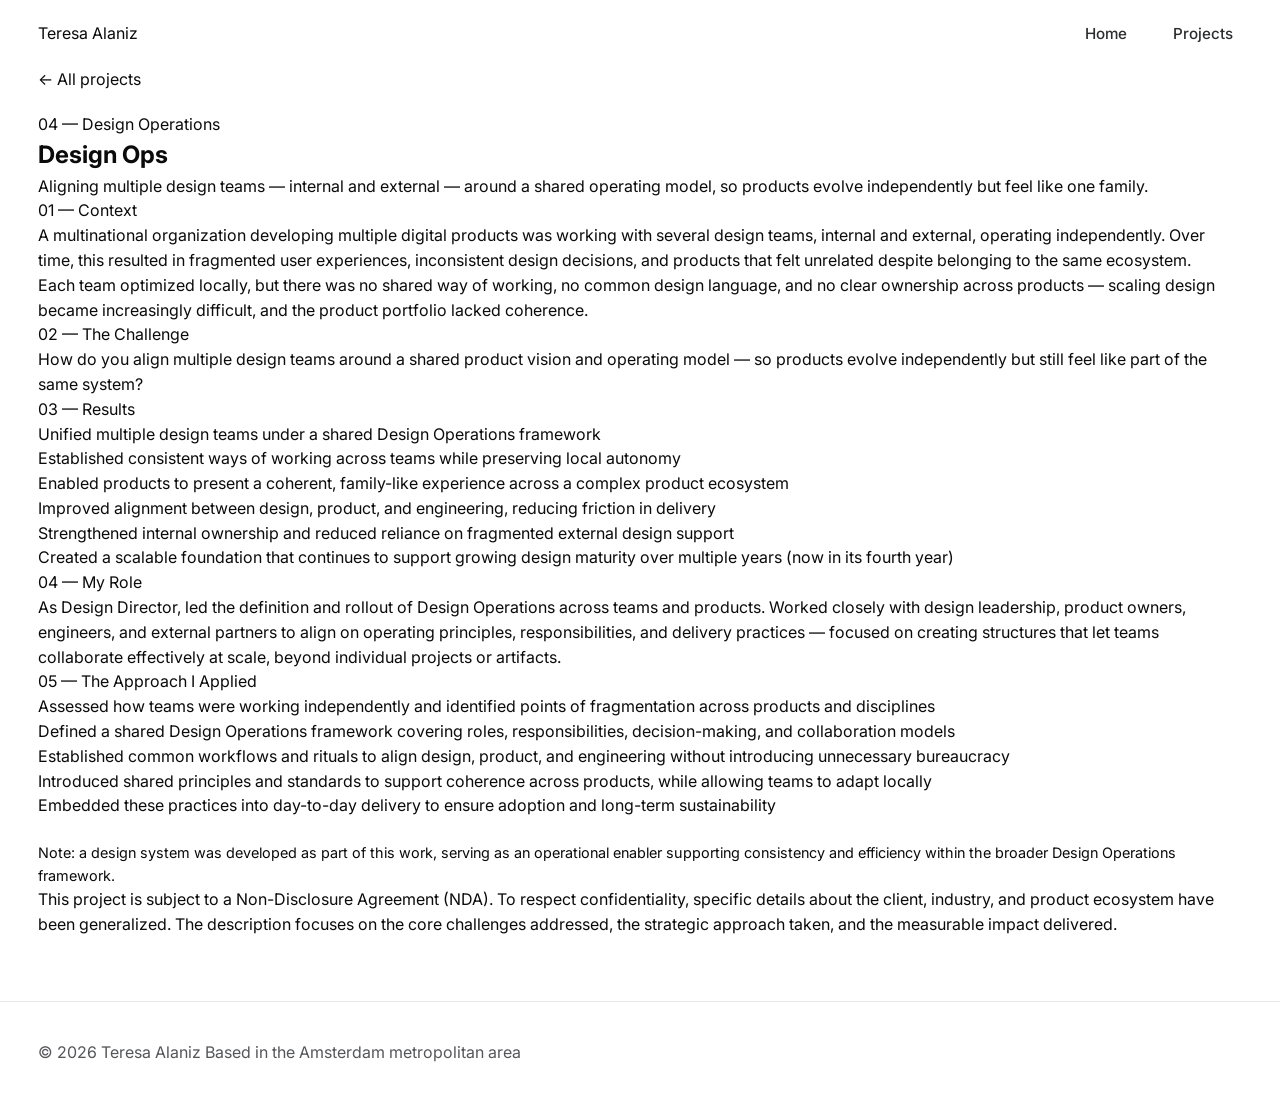
<file: projects/design-ops.html>
<!doctype html>
<html lang="en">
<head>
<meta charset="UTF-8" />
<meta name="viewport" content="width=device-width, initial-scale=1.0" />
<title>Design Ops — Teresa Alaniz</title>
<meta name="description" content="Aligning multiple design teams around a shared operating model across a complex product ecosystem." />
<link rel="stylesheet" href="../assets/css/style.css?v=34" />
</head>
<body>

<header class="site-header">
  <div class="container nav-inner">
    <a class="nav-logo" href="../index.html">Teresa Alaniz</a>
    <button class="nav-toggle" id="navToggle" aria-expanded="false" aria-controls="navMenu" aria-label="Toggle navigation menu">
      <span></span><span></span><span></span>
    </button>
    <nav class="site-nav" id="navMenu" aria-label="Primary">
      <a href="../index.html">Home</a>
      <a href="../projects.html">Projects</a>
    </nav>
  </div>
</header>

<main>

  <section class="project-hero hero-banner">
    <div class="container">
      <a class="project-hero__back" href="../projects.html">← All projects</a>
      <span class="label-mono" style="display:block; margin-top:1.25rem;">04 — Design Operations</span>
      <h1 class="project-hero__title">Design Ops</h1>
      <p class="project-hero__lede">Aligning multiple design teams — internal and external — around a shared operating model, so products evolve independently but feel like one family.</p>
    </div>
  </section>

  <section class="project-section reveal">
    <div class="container project-section__grid">
      <span class="project-section__title">01 — Context</span>
      <div class="project-section__body">
        <p>A multinational organization developing multiple digital products was working with several design teams, internal and external, operating independently. Over time, this resulted in fragmented user experiences, inconsistent design decisions, and products that felt unrelated despite belonging to the same ecosystem.</p>
        <p>Each team optimized locally, but there was no shared way of working, no common design language, and no clear ownership across products — scaling design became increasingly difficult, and the product portfolio lacked coherence.</p>
      </div>
    </div>
  </section>

  <section class="project-section reveal">
    <div class="container project-section__grid">
      <span class="project-section__title">02 — The Challenge</span>
      <div class="project-section__body">
        <p>How do you align multiple design teams around a shared product vision and operating model — so products evolve independently but still feel like part of the same system?</p>
      </div>
    </div>
  </section>

  <section class="project-section reveal">
    <div class="container project-section__grid">
      <span class="project-section__title">03 — Results</span>
      <div class="project-section__body">
        <ul class="results-list">
          <li>Unified multiple design teams under a shared Design Operations framework</li>
          <li>Established consistent ways of working across teams while preserving local autonomy</li>
          <li>Enabled products to present a coherent, family-like experience across a complex product ecosystem</li>
          <li>Improved alignment between design, product, and engineering, reducing friction in delivery</li>
          <li>Strengthened internal ownership and reduced reliance on fragmented external design support</li>
          <li>Created a scalable foundation that continues to support growing design maturity over multiple years (now in its fourth year)</li>
        </ul>
      </div>
    </div>
  </section>

  <section class="project-section reveal">
    <div class="container project-section__grid">
      <span class="project-section__title">04 — My Role</span>
      <div class="project-section__body">
        <p>As Design Director, led the definition and rollout of Design Operations across teams and products. Worked closely with design leadership, product owners, engineers, and external partners to align on operating principles, responsibilities, and delivery practices — focused on creating structures that let teams collaborate effectively at scale, beyond individual projects or artifacts.</p>
      </div>
    </div>
  </section>

  <section class="project-section reveal">
    <div class="container project-section__grid">
      <span class="project-section__title">05 — The Approach I Applied</span>
      <div class="project-section__body">
        <ul class="results-list">
          <li>Assessed how teams were working independently and identified points of fragmentation across products and disciplines</li>
          <li>Defined a shared Design Operations framework covering roles, responsibilities, decision-making, and collaboration models</li>
          <li>Established common workflows and rituals to align design, product, and engineering without introducing unnecessary bureaucracy</li>
          <li>Introduced shared principles and standards to support coherence across products, while allowing teams to adapt locally</li>
          <li>Embedded these practices into day-to-day delivery to ensure adoption and long-term sustainability</li>
        </ul>
        <p style="margin-top: 1.5rem; font-size: 0.9rem; color: var(--color-ink-faint);">Note: a design system was developed as part of this work, serving as an operational enabler supporting consistency and efficiency within the broader Design Operations framework.</p>
      </div>
    </div>
  </section>

  <div class="container">
    <p class="nda-note">This project is subject to a Non-Disclosure Agreement (NDA). To respect confidentiality, specific details about the client, industry, and product ecosystem have been generalized. The description focuses on the core challenges addressed, the strategic approach taken, and the measurable impact delivered.</p>
  </div>

</main>

<footer class="site-footer">
  <div class="container site-footer__inner">
    <span>© 2026 Teresa Alaniz</span>
    <span>Based in the Amsterdam metropolitan area</span>
  </div>
</footer>

<script src="../assets/js/main.js?v=5"></script>
</body>
</html>
</file>
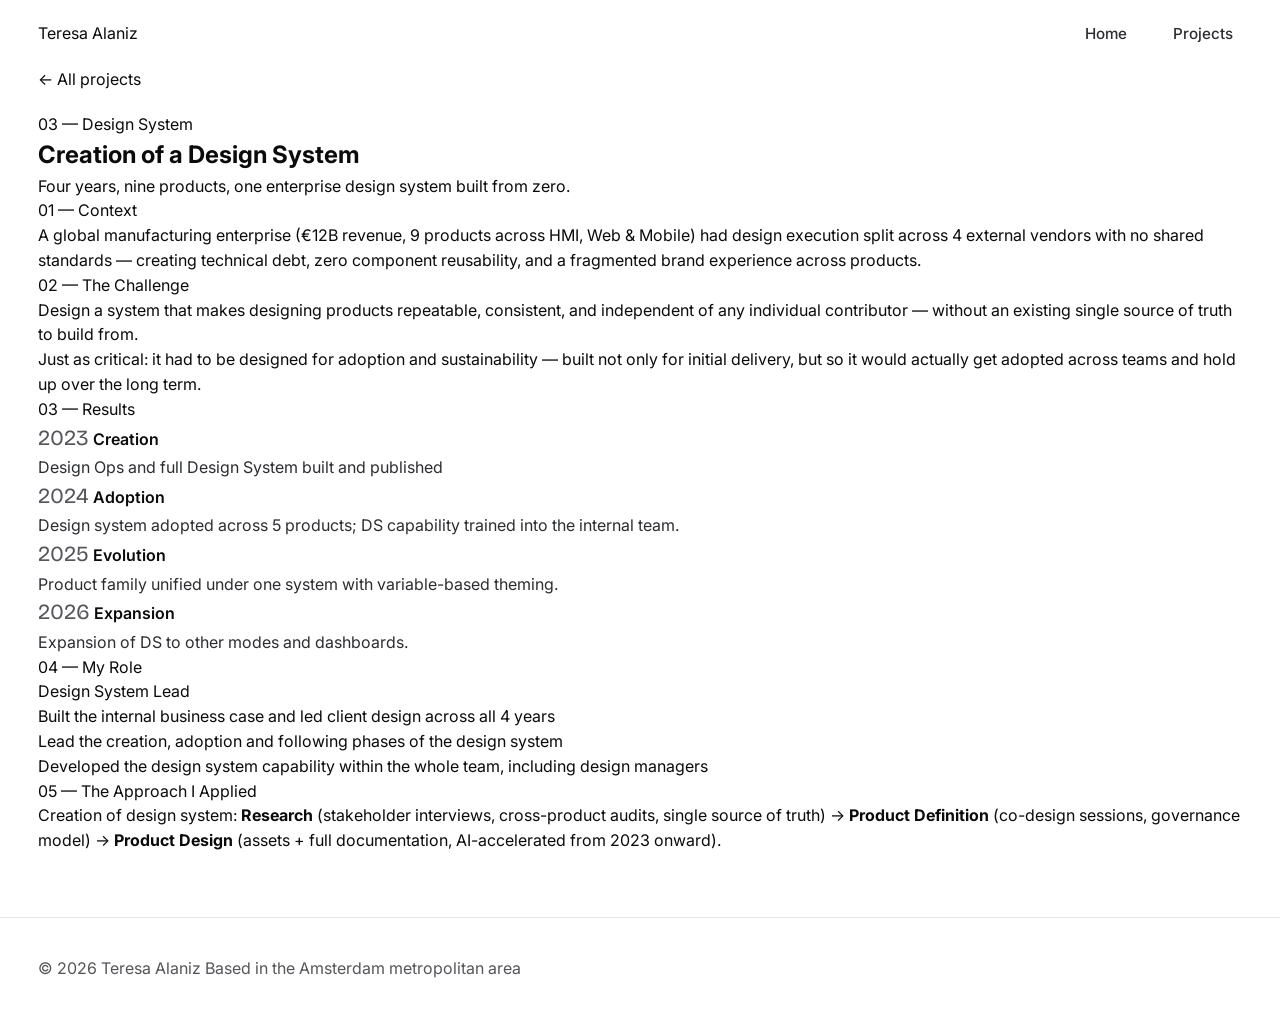
<file: projects/design-system-creation.html>
<!doctype html>
<html lang="en">
<head>
<meta charset="UTF-8" />
<meta name="viewport" content="width=device-width, initial-scale=1.0" />
<title>Creation of a Design System — Teresa Alaniz</title>
<meta name="description" content="Building an enterprise design system from zero across nine products, and turning it into a sellable service over four years." />
<link rel="stylesheet" href="../assets/css/style.css?v=34" />
</head>
<body>

<header class="site-header">
  <div class="container nav-inner">
    <a class="nav-logo" href="../index.html">Teresa Alaniz</a>
    <button class="nav-toggle" id="navToggle" aria-expanded="false" aria-controls="navMenu" aria-label="Toggle navigation menu">
      <span></span><span></span><span></span>
    </button>
    <nav class="site-nav" id="navMenu" aria-label="Primary">
      <a href="../index.html">Home</a>
      <a href="../projects.html">Projects</a>
    </nav>
  </div>
</header>

<main>

  <section class="project-hero hero-banner">
    <div class="container">
      <a class="project-hero__back" href="../projects.html">← All projects</a>
      <span class="label-mono" style="display:block; margin-top:1.25rem;">03 — Design System</span>
      <h1 class="project-hero__title">Creation of a Design System</h1>
      <p class="project-hero__lede">Four years, nine products, one enterprise design system built from zero.</p>
    </div>
  </section>

  <section class="project-section reveal">
    <div class="container project-section__grid">
      <span class="project-section__title">01 — Context</span>
      <div class="project-section__body">
        <p>A global manufacturing enterprise (€12B revenue, 9 products across HMI, Web &amp; Mobile) had design execution split across 4 external vendors with no shared standards — creating technical debt, zero component reusability, and a fragmented brand experience across products.</p>
      </div>
    </div>
  </section>

  <section class="project-section reveal">
    <div class="container project-section__grid">
      <span class="project-section__title">02 — The Challenge</span>
      <div class="project-section__body">
        <p>Design a system that makes designing products repeatable, consistent, and independent of any individual contributor — without an existing single source of truth to build from.</p>
        <p>Just as critical: it had to be designed for adoption and sustainability — built not only for initial delivery, but so it would actually get adopted across teams and hold up over the long term.</p>
      </div>
    </div>
  </section>

  <section class="project-section reveal">
    <div class="container project-section__grid">
      <span class="project-section__title">03 — Results</span>
      <div class="project-section__body">
        <div class="timeline">
          <div class="timeline__item">
            <span class="timeline__year">2023</span>
            <span class="timeline__label">Creation</span>
            <p class="timeline__desc">Design Ops and full Design System built and published</p>
          </div>
          <div class="timeline__item">
            <span class="timeline__year">2024</span>
            <span class="timeline__label">Adoption</span>
            <p class="timeline__desc">Design system adopted across 5 products; DS capability trained into the internal team.</p>
          </div>
          <div class="timeline__item">
            <span class="timeline__year">2025</span>
            <span class="timeline__label">Evolution</span>
            <p class="timeline__desc">Product family unified under one system with variable-based theming.</p>
          </div>
          <div class="timeline__item">
            <span class="timeline__year">2026</span>
            <span class="timeline__label">Expansion</span>
            <p class="timeline__desc">Expansion of DS to other modes and dashboards.</p>
          </div>
        </div>
      </div>
    </div>
  </section>

  <section class="project-section reveal">
    <div class="container project-section__grid">
      <span class="project-section__title">04 — My Role</span>
      <div class="project-section__body">
        <p>Design System Lead</p>
        <ul class="results-list">
          <li>Built the internal business case and led client design across all 4 years</li>
          <li>Lead the creation, adoption and following phases of the design system</li>
          <li>Developed the design system capability within the whole team, including design managers</li>
        </ul>
      </div>
    </div>
  </section>

  <section class="project-section reveal">
    <div class="container project-section__grid">
      <span class="project-section__title">05 — The Approach I Applied</span>
      <div class="project-section__body">
        <p>Creation of design system: <strong>Research</strong> (stakeholder interviews, cross-product audits, single source of truth) → <strong>Product Definition</strong> (co-design sessions, governance model) → <strong>Product Design</strong> (assets + full documentation, AI-accelerated from 2023 onward).</p>
      </div>
    </div>
  </section>

</main>

<footer class="site-footer">
  <div class="container site-footer__inner">
    <span>© 2026 Teresa Alaniz</span>
    <span>Based in the Amsterdam metropolitan area</span>
  </div>
</footer>

<script src="../assets/js/main.js?v=5"></script>
</body>
</html>
</file>
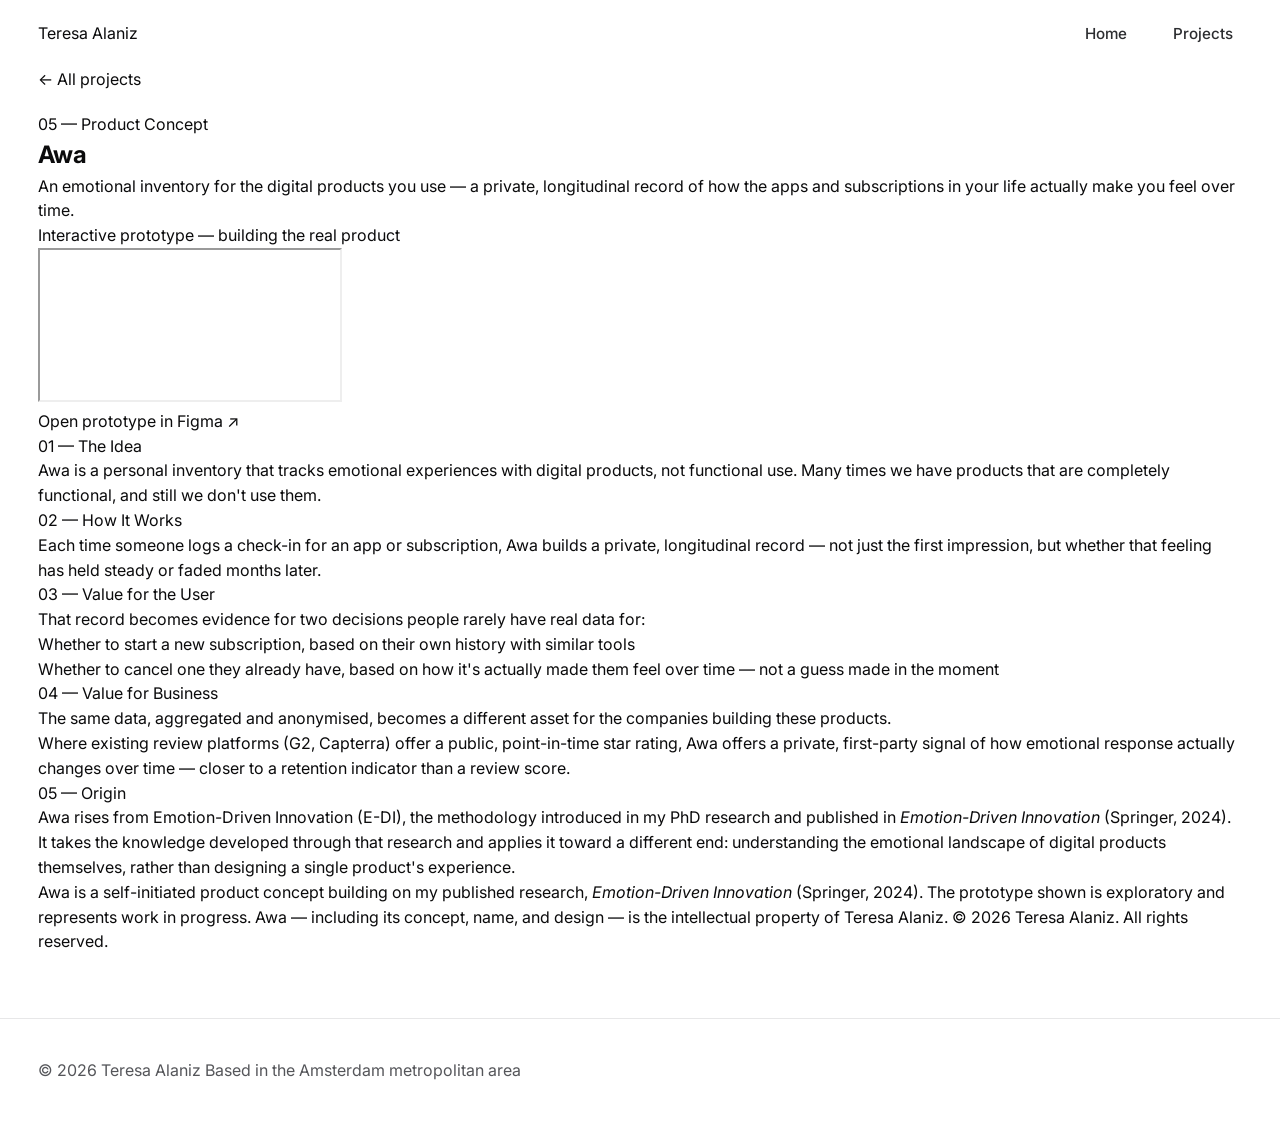
<file: projects/felt.html>
<!doctype html>
<html lang="en">
<head>
<meta charset="UTF-8" />
<meta name="viewport" content="width=device-width, initial-scale=1.0" />
<title>Awa — Teresa Alaniz</title>
<meta name="description" content="Awa — a personal, longitudinal inventory of the emotional experiences people have with the digital products they use, built on Emotion-Driven Innovation." />
<link rel="stylesheet" href="../assets/css/style.css?v=34" />
</head>
<body>

<header class="site-header">
  <div class="container nav-inner">
    <a class="nav-logo" href="../index.html">Teresa Alaniz</a>
    <button class="nav-toggle" id="navToggle" aria-expanded="false" aria-controls="navMenu" aria-label="Toggle navigation menu">
      <span></span><span></span><span></span>
    </button>
    <nav class="site-nav" id="navMenu" aria-label="Primary">
      <a href="../index.html">Home</a>
      <a href="../projects.html">Projects</a>
    </nav>
  </div>
</header>

<main>

  <section class="project-hero hero-banner">
    <div class="container">
      <a class="project-hero__back" href="../projects.html">← All projects</a>
      <span class="label-mono" style="display:block; margin-top:1.25rem;">05 — Product Concept</span>
      <h1 class="project-hero__title">Awa</h1>
      <p class="project-hero__lede">An emotional inventory for the digital products you use — a private, longitudinal record of how the apps and subscriptions in your life actually make you feel over time.</p>
    </div>
  </section>

  <section class="project-section project-section--proto reveal">
    <div class="container proto-showcase">
      <span class="label-mono">Interactive prototype — building the real product</span>
      <div class="proto-embed proto-embed--phone">
        <iframe
          title="Awa — interactive prototype"
          src="https://embed.figma.com/proto/VWrh9MuKJNcPaTi6mRbFwv/Felt---Building-the-real-product?node-id=133-3172&scaling=scale-down&content-scaling=fixed&starting-point-node-id=133%3A3172&page-id=133%3A3091&embed-host=share"
          allowfullscreen
          loading="lazy"></iframe>
      </div>
      <a class="proto-open-link" href="https://www.figma.com/proto/VWrh9MuKJNcPaTi6mRbFwv/Felt---Building-the-real-product?node-id=133-3172&p=f&scaling=scale-down&content-scaling=fixed&starting-point-node-id=133%3A3172&page-id=133%3A3091" target="_blank" rel="noopener">
        Open prototype in Figma <span aria-hidden="true">↗</span>
      </a>
    </div>
  </section>

  <section class="project-section reveal">
    <div class="container project-section__grid">
      <span class="project-section__title">01 — The Idea</span>
      <div class="project-section__body">
        <p>Awa is a personal inventory that tracks emotional experiences with digital products, not functional use. Many times we have products that are completely functional, and still we don't use them.</p>
      </div>
    </div>
  </section>

  <section class="project-section reveal">
    <div class="container project-section__grid">
      <span class="project-section__title">02 — How It Works</span>
      <div class="project-section__body">
        <p>Each time someone logs a check-in for an app or subscription, Awa builds a private, longitudinal record — not just the first impression, but whether that feeling has held steady or faded months later.</p>
      </div>
    </div>
  </section>

  <section class="project-section reveal">
    <div class="container project-section__grid">
      <span class="project-section__title">03 — Value for the User</span>
      <div class="project-section__body">
        <p>That record becomes evidence for two decisions people rarely have real data for:</p>
        <ul class="results-list">
          <li>Whether to start a new subscription, based on their own history with similar tools</li>
          <li>Whether to cancel one they already have, based on how it's actually made them feel over time — not a guess made in the moment</li>
        </ul>
      </div>
    </div>
  </section>

  <section class="project-section reveal">
    <div class="container project-section__grid">
      <span class="project-section__title">04 — Value for Business</span>
      <div class="project-section__body">
        <p>The same data, aggregated and anonymised, becomes a different asset for the companies building these products.</p>
        <p>Where existing review platforms (G2, Capterra) offer a public, point-in-time star rating, Awa offers a private, first-party signal of how emotional response actually changes over time — closer to a retention indicator than a review score.</p>
      </div>
    </div>
  </section>

  <section class="project-section reveal">
    <div class="container project-section__grid">
      <span class="project-section__title">05 — Origin</span>
      <div class="project-section__body">
        <p>Awa rises from Emotion-Driven Innovation (E-DI), the methodology introduced in my PhD research and published in <em>Emotion-Driven Innovation</em> (Springer, 2024).</p>
        <p>It takes the knowledge developed through that research and applies it toward a different end: understanding the emotional landscape of digital products themselves, rather than designing a single product's experience.</p>
      </div>
    </div>
  </section>

  <div class="container">
    <p class="nda-note">Awa is a self-initiated product concept building on my published research, <em>Emotion-Driven Innovation</em> (Springer, 2024). The prototype shown is exploratory and represents work in progress. Awa — including its concept, name, and design — is the intellectual property of Teresa Alaniz. © 2026 Teresa Alaniz. All rights reserved.</p>
  </div>

</main>

<footer class="site-footer">
  <div class="container site-footer__inner">
    <span>© 2026 Teresa Alaniz</span>
    <span>Based in the Amsterdam metropolitan area</span>
  </div>
</footer>

<script src="../assets/js/main.js?v=5"></script>
</body>
</html>
</file>
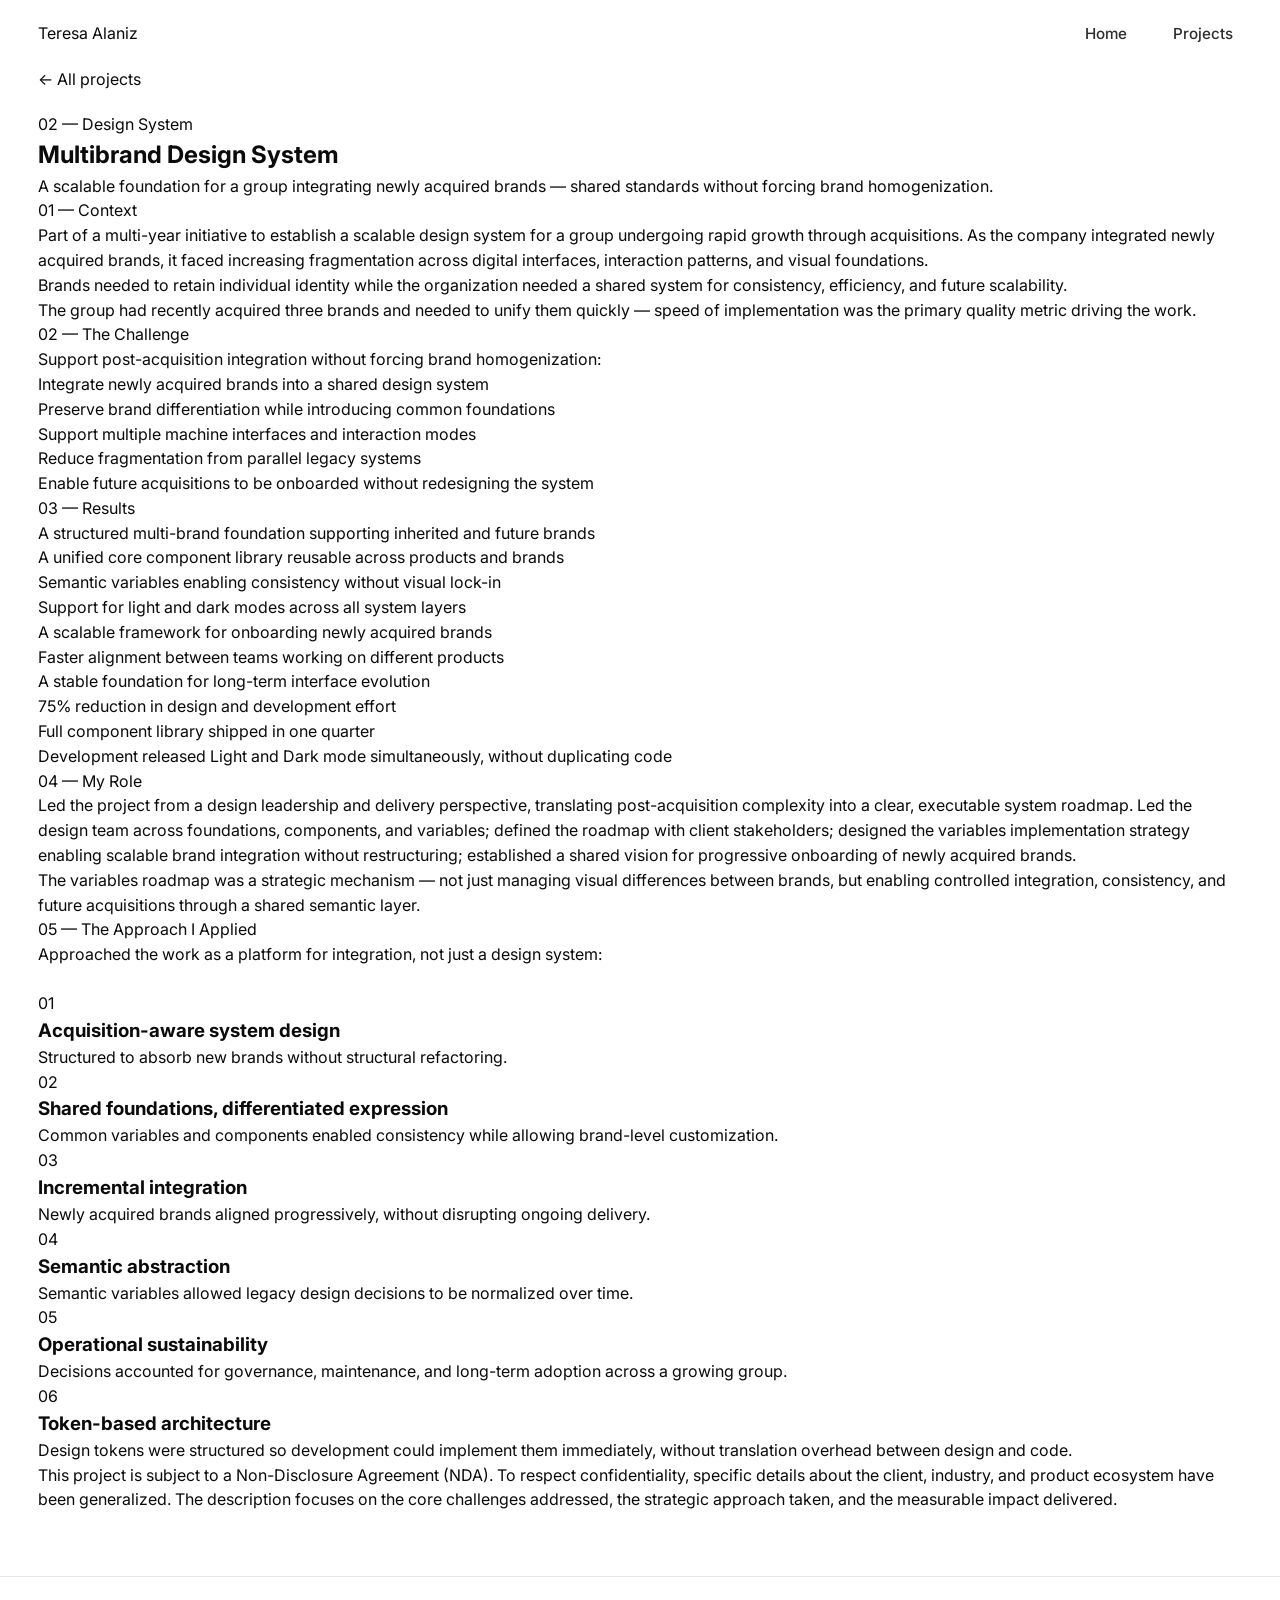
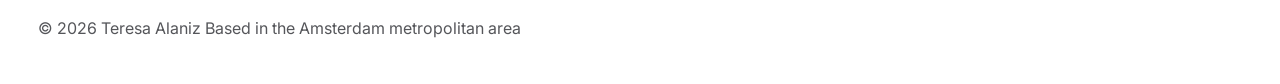
<file: projects/multibrand-design-system.html>
<!doctype html>
<html lang="en">
<head>
<meta charset="UTF-8" />
<meta name="viewport" content="width=device-width, initial-scale=1.0" />
<title>Multibrand Design System — Teresa Alaniz</title>
<meta name="description" content="A scalable, semantic design system supporting multiple acquired brands without forcing homogenization." />
<link rel="stylesheet" href="../assets/css/style.css?v=34" />
</head>
<body>

<header class="site-header">
  <div class="container nav-inner">
    <a class="nav-logo" href="../index.html">Teresa Alaniz</a>
    <button class="nav-toggle" id="navToggle" aria-expanded="false" aria-controls="navMenu" aria-label="Toggle navigation menu">
      <span></span><span></span><span></span>
    </button>
    <nav class="site-nav" id="navMenu" aria-label="Primary">
      <a href="../index.html">Home</a>
      <a href="../projects.html">Projects</a>
    </nav>
  </div>
</header>

<main>

  <section class="project-hero hero-banner">
    <div class="container">
      <a class="project-hero__back" href="../projects.html">← All projects</a>
      <span class="label-mono" style="display:block; margin-top:1.25rem;">02 — Design System</span>
      <h1 class="project-hero__title">Multibrand Design System</h1>
      <p class="project-hero__lede">A scalable foundation for a group integrating newly acquired brands — shared standards without forcing brand homogenization.</p>
    </div>
  </section>

  <section class="project-section reveal">
    <div class="container project-section__grid">
      <span class="project-section__title">01 — Context</span>
      <div class="project-section__body">
        <p>Part of a multi-year initiative to establish a scalable design system for a group undergoing rapid growth through acquisitions. As the company integrated newly acquired brands, it faced increasing fragmentation across digital interfaces, interaction patterns, and visual foundations.</p>
        <p>Brands needed to retain individual identity while the organization needed a shared system for consistency, efficiency, and future scalability.</p>
        <p>The group had recently acquired three brands and needed to unify them quickly — speed of implementation was the primary quality metric driving the work.</p>
      </div>
    </div>
  </section>

  <section class="project-section reveal">
    <div class="container project-section__grid">
      <span class="project-section__title">02 — The Challenge</span>
      <div class="project-section__body">
        <p>Support post-acquisition integration without forcing brand homogenization:</p>
        <ul class="results-list">
          <li>Integrate newly acquired brands into a shared design system</li>
          <li>Preserve brand differentiation while introducing common foundations</li>
          <li>Support multiple machine interfaces and interaction modes</li>
          <li>Reduce fragmentation from parallel legacy systems</li>
          <li>Enable future acquisitions to be onboarded without redesigning the system</li>
        </ul>
      </div>
    </div>
  </section>

  <section class="project-section reveal">
    <div class="container project-section__grid">
      <span class="project-section__title">03 — Results</span>
      <div class="project-section__body">
        <ul class="results-list">
          <li>A structured multi-brand foundation supporting inherited and future brands</li>
          <li>A unified core component library reusable across products and brands</li>
          <li>Semantic variables enabling consistency without visual lock-in</li>
          <li>Support for light and dark modes across all system layers</li>
          <li>A scalable framework for onboarding newly acquired brands</li>
          <li>Faster alignment between teams working on different products</li>
          <li>A stable foundation for long-term interface evolution</li>
          <li>75% reduction in design and development effort</li>
          <li>Full component library shipped in one quarter</li>
          <li>Development released Light and Dark mode simultaneously, without duplicating code</li>
        </ul>
      </div>
    </div>
  </section>

  <section class="project-section reveal">
    <div class="container project-section__grid">
      <span class="project-section__title">04 — My Role</span>
      <div class="project-section__body">
        <p>Led the project from a design leadership and delivery perspective, translating post-acquisition complexity into a clear, executable system roadmap. Led the design team across foundations, components, and variables; defined the roadmap with client stakeholders; designed the variables implementation strategy enabling scalable brand integration without restructuring; established a shared vision for progressive onboarding of newly acquired brands.</p>
        <p>The variables roadmap was a strategic mechanism — not just managing visual differences between brands, but enabling controlled integration, consistency, and future acquisitions through a shared semantic layer.</p>
      </div>
    </div>
  </section>

  <section class="project-section reveal">
    <div class="container project-section__grid">
      <span class="project-section__title">05 — The Approach I Applied</span>
      <div class="project-section__body">
        <p style="margin-bottom: 1.5rem;">Approached the work as a platform for integration, not just a design system:</p>
        <ol class="approach-list">
          <li class="approach-list__item">
            <span class="approach-list__num">01</span>
            <div>
              <h3 class="approach-list__title">Acquisition-aware system design</h3>
              <p class="approach-list__desc">Structured to absorb new brands without structural refactoring.</p>
            </div>
          </li>
          <li class="approach-list__item">
            <span class="approach-list__num">02</span>
            <div>
              <h3 class="approach-list__title">Shared foundations, differentiated expression</h3>
              <p class="approach-list__desc">Common variables and components enabled consistency while allowing brand-level customization.</p>
            </div>
          </li>
          <li class="approach-list__item">
            <span class="approach-list__num">03</span>
            <div>
              <h3 class="approach-list__title">Incremental integration</h3>
              <p class="approach-list__desc">Newly acquired brands aligned progressively, without disrupting ongoing delivery.</p>
            </div>
          </li>
          <li class="approach-list__item">
            <span class="approach-list__num">04</span>
            <div>
              <h3 class="approach-list__title">Semantic abstraction</h3>
              <p class="approach-list__desc">Semantic variables allowed legacy design decisions to be normalized over time.</p>
            </div>
          </li>
          <li class="approach-list__item">
            <span class="approach-list__num">05</span>
            <div>
              <h3 class="approach-list__title">Operational sustainability</h3>
              <p class="approach-list__desc">Decisions accounted for governance, maintenance, and long-term adoption across a growing group.</p>
            </div>
          </li>
          <li class="approach-list__item">
            <span class="approach-list__num">06</span>
            <div>
              <h3 class="approach-list__title">Token-based architecture</h3>
              <p class="approach-list__desc">Design tokens were structured so development could implement them immediately, without translation overhead between design and code.</p>
            </div>
          </li>
        </ol>
      </div>
    </div>
  </section>

  <div class="container">
    <p class="nda-note">This project is subject to a Non-Disclosure Agreement (NDA). To respect confidentiality, specific details about the client, industry, and product ecosystem have been generalized. The description focuses on the core challenges addressed, the strategic approach taken, and the measurable impact delivered.</p>
  </div>

</main>

<footer class="site-footer">
  <div class="container site-footer__inner">
    <span>© 2026 Teresa Alaniz</span>
    <span>Based in the Amsterdam metropolitan area</span>
  </div>
</footer>

<script src="../assets/js/main.js?v=5"></script>
</body>
</html>
</file>
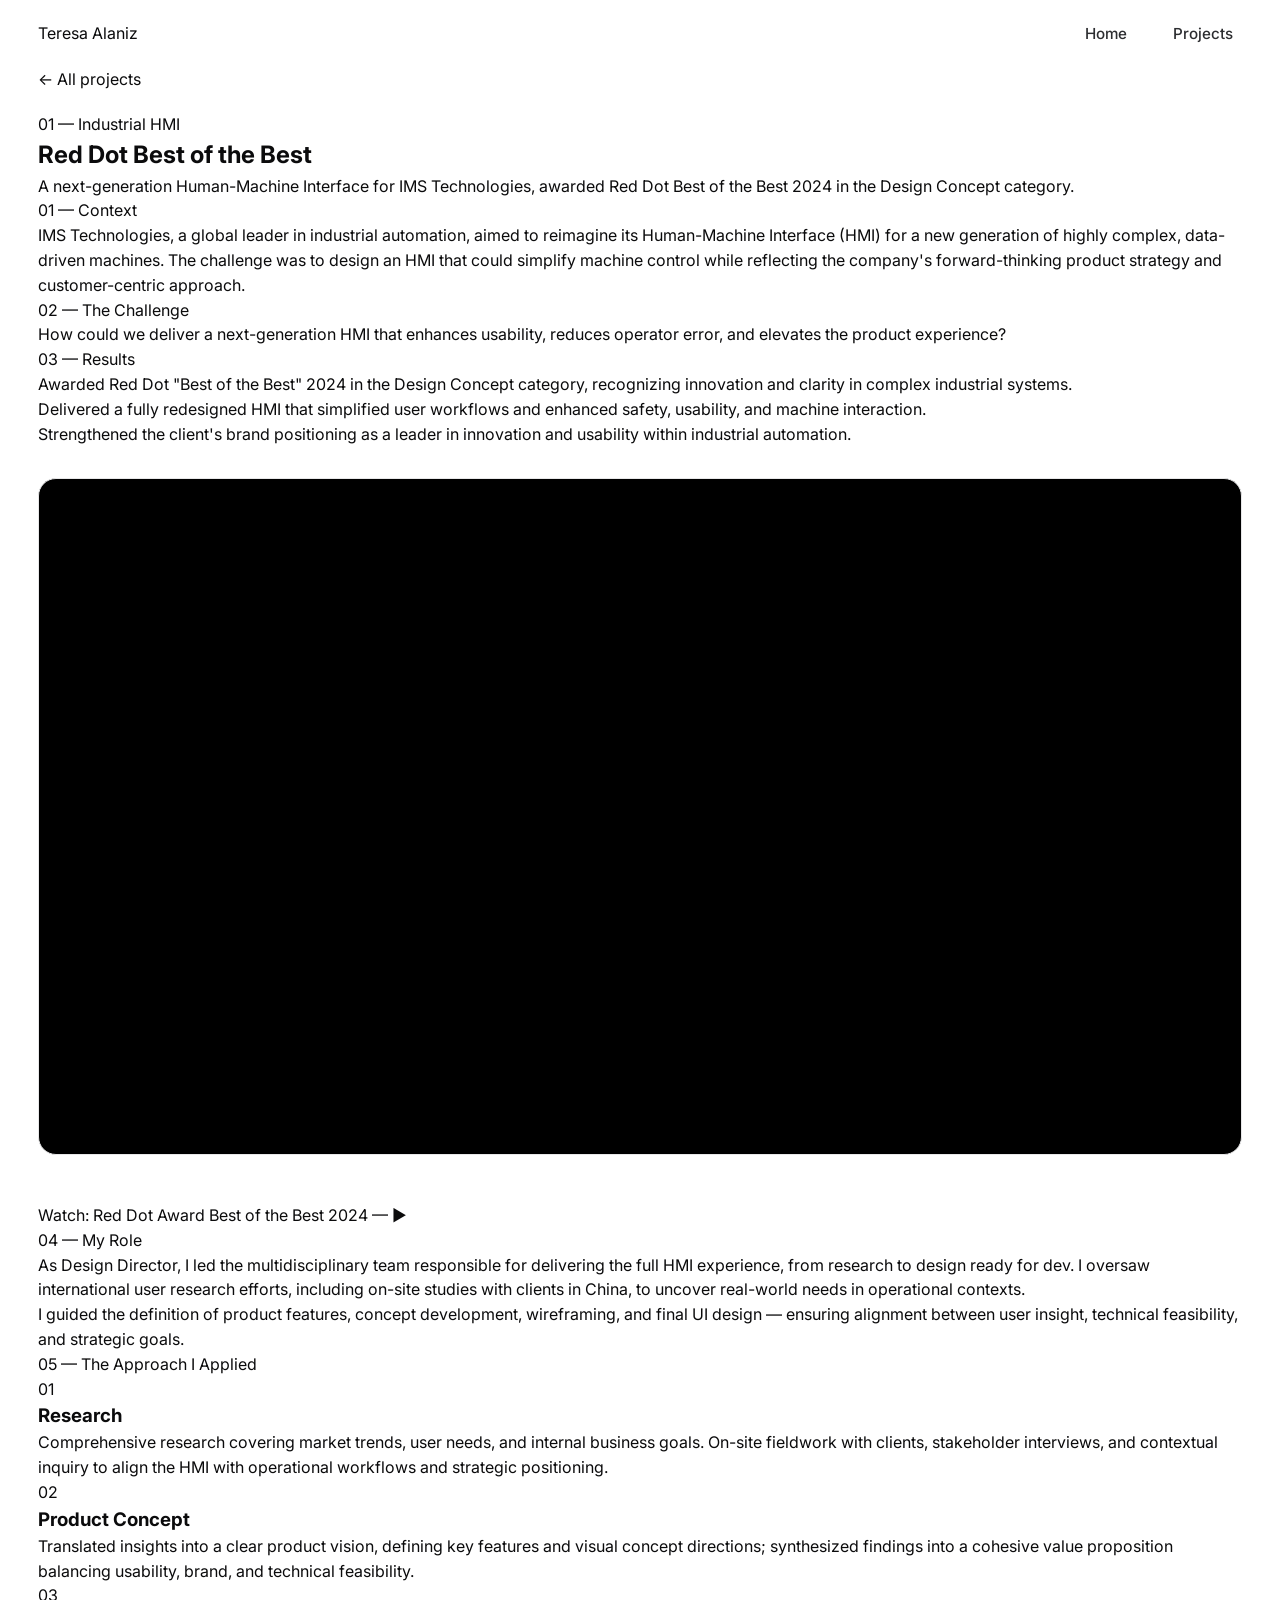
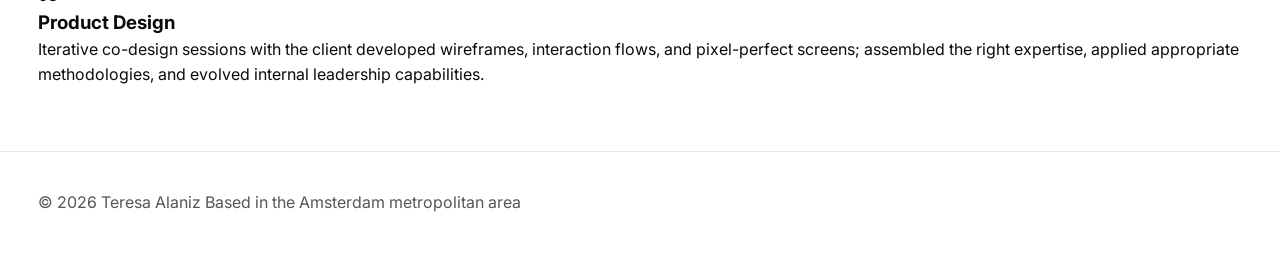
<file: projects/red-dot-hmi.html>
<!doctype html>
<html lang="en">
<head>
<meta charset="UTF-8" />
<meta name="viewport" content="width=device-width, initial-scale=1.0" />
<title>Red Dot Best of the Best — Teresa Alaniz</title>
<meta name="description" content="Reimagining a next-generation HMI for IMS Technologies — awarded Red Dot Best of the Best 2024." />
<link rel="stylesheet" href="../assets/css/style.css?v=34" />
</head>
<body>

<header class="site-header">
  <div class="container nav-inner">
    <a class="nav-logo" href="../index.html">Teresa Alaniz</a>
    <button class="nav-toggle" id="navToggle" aria-expanded="false" aria-controls="navMenu" aria-label="Toggle navigation menu">
      <span></span><span></span><span></span>
    </button>
    <nav class="site-nav" id="navMenu" aria-label="Primary">
      <a href="../index.html">Home</a>
      <a href="../projects.html">Projects</a>
    </nav>
  </div>
</header>

<main>

  <section class="project-hero hero-banner">
    <div class="container">
      <a class="project-hero__back" href="../projects.html">← All projects</a>
      <span class="label-mono" style="display:block; margin-top:1.25rem;">01 — Industrial HMI</span>
      <h1 class="project-hero__title">Red Dot Best of the Best</h1>
      <p class="project-hero__lede">A next-generation Human-Machine Interface for IMS Technologies, awarded Red Dot Best of the Best 2024 in the Design Concept category.</p>
    </div>
  </section>

  <section class="project-section reveal">
    <div class="container project-section__grid">
      <span class="project-section__title">01 — Context</span>
      <div class="project-section__body">
        <p>IMS Technologies, a global leader in industrial automation, aimed to reimagine its Human-Machine Interface (HMI) for a new generation of highly complex, data-driven machines. The challenge was to design an HMI that could simplify machine control while reflecting the company's forward-thinking product strategy and customer-centric approach.</p>
      </div>
    </div>
  </section>

  <section class="project-section reveal">
    <div class="container project-section__grid">
      <span class="project-section__title">02 — The Challenge</span>
      <div class="project-section__body">
        <p>How could we deliver a next-generation HMI that enhances usability, reduces operator error, and elevates the product experience?</p>
      </div>
    </div>
  </section>

  <section class="project-section reveal">
    <div class="container project-section__grid">
      <span class="project-section__title">03 — Results</span>
      <div class="project-section__body">
        <ul class="results-list">
          <li>Awarded Red Dot "Best of the Best" 2024 in the Design Concept category, recognizing innovation and clarity in complex industrial systems.</li>
          <li>Delivered a fully redesigned HMI that simplified user workflows and enhanced safety, usability, and machine interaction.</li>
          <li>Strengthened the client's brand positioning as a leader in innovation and usability within industrial automation.</li>
        </ul>

        <div class="video-embed" style="margin-top: 2rem;">
          <iframe src="https://www.youtube.com/embed/KwEBdE0EuPQ" title="Red Dot Award: Best of the Best 2024" loading="lazy" allow="accelerometer; autoplay; clipboard-write; encrypted-media; gyroscope; picture-in-picture" allowfullscreen></iframe>
        </div>
        <a class="video-link" href="https://youtu.be/KwEBdE0EuPQ?si=HqCvnlkE9G-Z4uDq" target="_blank" rel="noopener">Watch: Red Dot Award Best of the Best 2024 — ►</a>
      </div>
    </div>
  </section>

  <section class="project-section reveal">
    <div class="container project-section__grid">
      <span class="project-section__title">04 — My Role</span>
      <div class="project-section__body">
        <p>As Design Director, I led the multidisciplinary team responsible for delivering the full HMI experience, from research to design ready for dev. I oversaw international user research efforts, including on-site studies with clients in China, to uncover real-world needs in operational contexts.</p>
        <p>I guided the definition of product features, concept development, wireframing, and final UI design — ensuring alignment between user insight, technical feasibility, and strategic goals.</p>
      </div>
    </div>
  </section>

  <section class="project-section reveal">
    <div class="container project-section__grid">
      <span class="project-section__title">05 — The Approach I Applied</span>
      <div class="project-section__body">
        <ol class="approach-list">
          <li class="approach-list__item">
            <span class="approach-list__num">01</span>
            <div>
              <h3 class="approach-list__title">Research</h3>
              <p class="approach-list__desc">Comprehensive research covering market trends, user needs, and internal business goals. On-site fieldwork with clients, stakeholder interviews, and contextual inquiry to align the HMI with operational workflows and strategic positioning.</p>
            </div>
          </li>
          <li class="approach-list__item">
            <span class="approach-list__num">02</span>
            <div>
              <h3 class="approach-list__title">Product Concept</h3>
              <p class="approach-list__desc">Translated insights into a clear product vision, defining key features and visual concept directions; synthesized findings into a cohesive value proposition balancing usability, brand, and technical feasibility.</p>
            </div>
          </li>
          <li class="approach-list__item">
            <span class="approach-list__num">03</span>
            <div>
              <h3 class="approach-list__title">Product Design</h3>
              <p class="approach-list__desc">Iterative co-design sessions with the client developed wireframes, interaction flows, and pixel-perfect screens; assembled the right expertise, applied appropriate methodologies, and evolved internal leadership capabilities.</p>
            </div>
          </li>
        </ol>
      </div>
    </div>
  </section>

</main>

<footer class="site-footer">
  <div class="container site-footer__inner">
    <span>© 2026 Teresa Alaniz</span>
    <span>Based in the Amsterdam metropolitan area</span>
  </div>
</footer>

<script src="../assets/js/main.js?v=5"></script>
</body>
</html>
</file>
<file: assets/css/style.css>
/* ==========================================================================
   Teresa Alaniz — Portfolio (2026 redesign)
   Black-on-white editorial. Dotted grid. Monochrome accents.
   ========================================================================== */

@import url('https://fonts.googleapis.com/css2?family=Bricolage+Grotesque:opsz,wght@12..96,300..800&family=Inter:wght@400;450;500;600;700&display=swap');

:root {
  --bg: #ffffff;
  --ink: #0b0b0c;
  --ink-2: #2c2d30;
  --ink-3: #55565a;
  --ink-faint: #a7a8ac;
  --line: #e7e7e8;
  --line-soft: #efefef;
  --card: #ffffff;
  --box: #f4f4f5;              /* light gray boxes (DIRECTION) */

  /* Monochrome accents (formerly pink) — kept as named tokens so all
     accent surfaces stay black / white / grey in one place. */
  --pink: #0b0b0c;             /* solid fill — active tab / gallery nav hover (pairs with white text) */
  --pink-hover: #f2f2f2;       /* light grey — header button hover */
  --pink-bullet: #0b0b0c;      /* bullet squares / active dot (black) */
  --pink-text: #0b0b0c;        /* inline accent text (black, inherits) */

  --font-display: 'Bricolage Grotesque', 'Helvetica Neue', Arial, sans-serif;
  --font-body: 'Inter', -apple-system, BlinkMacSystemFont, 'Segoe UI', sans-serif;

  --container: 1360px;
  --gutter: clamp(1.25rem, 3vw, 3.5rem);
}

/* ---------- Reset ---------- */
*, *::before, *::after { box-sizing: border-box; }
html { -webkit-text-size-adjust: 100%; scroll-behavior: smooth; }
body {
  margin: 0;
  min-height: 100vh;
  background-color: var(--bg);
  color: var(--ink);
  font-family: var(--font-body);
  font-size: 16px;
  line-height: 1.55;
  -webkit-font-smoothing: antialiased;
  overflow-x: hidden;
}
img { max-width: 100%; display: block; }
a { color: inherit; text-decoration: none; }
ul, ol { margin: 0; padding: 0; list-style: none; }
h1, h2, h3, h4, p, figure { margin: 0; }
button { font: inherit; color: inherit; background: none; border: none; cursor: pointer; }
:focus-visible { outline: 2px solid var(--ink); outline-offset: 3px; }

.container { max-width: var(--container); margin-inline: auto; padding-inline: var(--gutter); }
.wrap { max-width: var(--container); margin-inline: auto; padding-inline: var(--gutter); }

em { font-style: italic; }

/* ---------- Header / nav ---------- */
.site-header {
  position: sticky;
  top: 0;
  z-index: 50;
  background: rgba(255, 255, 255, 0.82);
  backdrop-filter: blur(8px);
  -webkit-backdrop-filter: blur(8px);
}
.nav-inner {
  display: flex;
  align-items: center;
  justify-content: space-between;
  padding-block: 1.1rem;
}
.brand {
  font-family: var(--font-display);
  font-weight: 600;
  font-size: 1rem;
  letter-spacing: -0.01em;
  padding: 3px 8px;
  margin: -3px -8px;
  border-radius: 4px;
  transition: color 0.2s ease, background 0.2s ease;
}
.brand:hover:not(.is-active) { background: var(--pink-hover); color: var(--ink); }
.brand.is-active { background: var(--ink); color: #fff; }
.brand__short { display: none; }

.site-nav { display: flex; align-items: center; gap: 1.75rem; }
.site-nav a {
  font-family: var(--font-body);
  font-weight: 500;
  font-size: 0.95rem;
  color: var(--ink-2);
  padding: 4px 9px;
  border-radius: 4px;
  transition: color 0.2s ease, background 0.2s ease;
}
.site-nav a:hover:not(.is-active) { background: var(--pink-hover); color: var(--ink); }
.site-nav a.is-active { background: var(--ink); color: #fff; }

.nav-toggle { display: none; }

/* ---------- Footer ---------- */
.site-footer { padding-block: 0 2.75rem; margin-top: 4rem; }
.site-footer__inner {
  max-width: var(--container);
  margin-inline: auto;
  padding-inline: var(--gutter);
  border-top: 1px solid var(--line);   /* divider where the footer starts */
  padding-top: 2.4rem;
  color: var(--ink-3);
}
/* Technical meta row */
.footer-meta {
  display: grid;
  grid-template-columns: repeat(4, auto);
  justify-content: space-between;
  gap: 1.6rem 2rem;
  font-family: ui-monospace, 'SF Mono', 'SFMono-Regular', Menlo, Consolas, monospace;
  font-size: 0.78rem;
  line-height: 1.5;
}
.footer-meta__col { display: flex; flex-direction: column; gap: 0.35rem; min-width: 0; }
.footer-meta__col--links { max-width: 20ch; }
.footer-meta__k {
  text-transform: uppercase;
  letter-spacing: 0.08em;
  font-size: 0.68rem;
  color: var(--ink-faint);
}
.footer-meta__v { color: var(--ink-2); }
.footer-meta__col--links a { color: var(--ink-2); display: inline-flex; align-items: center; gap: 0.3em; transition: color 0.2s ease; }
.footer-meta__col--links a:hover { color: var(--ink); }
.footer-meta .arrow { font-size: 0.85em; }

.site-footer__sign {
  margin: 2.6rem 0 0;
  font-family: var(--font-display);
  font-weight: 700;
  font-size: clamp(2rem, 5.4vw, 3.6rem);
  line-height: 0.98;
  letter-spacing: -0.02em;
  color: var(--ink);
}

@media (max-width: 760px) {
  .footer-meta { grid-template-columns: 1fr 1fr; justify-content: start; gap: 1.5rem; }
}
@media (max-width: 460px) {
  .footer-meta { grid-template-columns: 1fr; }
}

/* ---------- Countdown intro ---------- */
.intro {
  position: fixed;
  inset: 0;
  z-index: 1000;
  background: #000;
  display: flex;
  align-items: center;
  justify-content: center;
  transition: opacity 0.6s ease;
}
.intro.is-hidden { opacity: 0; pointer-events: none; }
.intro__num {
  font-family: var(--font-display);
  font-weight: 500;
  color: #fff;
  font-size: clamp(4rem, 16vw, 12rem);
  letter-spacing: 0.02em;
  font-variant-numeric: tabular-nums;
}
@media (prefers-reduced-motion: reduce) {
  .intro { transition: none; }
}

/* ---------- Home ---------- */
.home {
  min-height: calc(100vh - 72px);
  display: flex;
  align-items: center;
  justify-content: center;
}
.home__block { max-width: 44rem; }
.wordmark {
  font-family: var(--font-display);
  font-weight: 400;
  text-transform: lowercase;
  font-size: clamp(3.25rem, 12vw, 10rem);
  line-height: 0.95;
  letter-spacing: -0.015em;
}
.wm-line { display: block; }
/* Statement headline variant — a sentence in the big display type, not the name */
.wordmark--statement {
  text-transform: none;
  font-weight: 500;
  font-size: clamp(2rem, 5.6vw, 4.4rem);
  line-height: 1.04;
  letter-spacing: -0.02em;
  text-wrap: balance;
}

/* Entrance animation (progressive enhancement — only when JS is on) */
.js .wordmark { visibility: hidden; }
.js .home__tag,
.js .home__creds,
.js .home__rule,
.js .home__stats,
.js .home__bio { opacity: 0; transform: translateY(16px); }
.home__block.hero-in .home__tag,
.home__block.hero-in .home__creds,
.home__block.hero-in .home__rule,
.home__block.hero-in .home__stats,
.home__block.hero-in .home__bio {
  opacity: 1;
  transform: none;
  transition: opacity 1s cubic-bezier(0.22, 1, 0.36, 1),
              transform 1s cubic-bezier(0.22, 1, 0.36, 1);
}
.home__block.hero-in .home__tag   { transition-delay: 0.7s; }
.home__block.hero-in .home__creds { transition-delay: 0.82s; }
.home__block.hero-in .home__rule:nth-of-type(1) { transition-delay: 0.95s; }
.home__block.hero-in .home__stats { transition-delay: 1.1s; }
.home__block.hero-in .home__rule:nth-of-type(2) { transition-delay: 1.25s; }
.home__block.hero-in .home__bio { transition-delay: 1.4s; }
/* Reduced motion: reveal instantly, no entrance transition */
.home__block.hero-static .home__tag,
.home__block.hero-static .home__creds,
.home__block.hero-static .home__rule,
.home__block.hero-static .home__stats,
.home__block.hero-static .home__bio { transition: none; }

/* Return visits: book-style fade + rise (no name scramble) */
.home__block.hero-return .wordmark,
.home__block.hero-return .home__tag,
.home__block.hero-return .home__creds,
.home__block.hero-return .home__rule,
.home__block.hero-return .home__stats,
.home__block.hero-return .home__bio {
  opacity: 0;
  animation: riseIn 0.9s cubic-bezier(0.22, 1, 0.36, 1) both;
}
.home__block.hero-return .wordmark              { animation-delay: 0.05s; }
.home__block.hero-return .home__tag             { animation-delay: 0.14s; }
.home__block.hero-return .home__creds           { animation-delay: 0.22s; }
.home__block.hero-return .home__rule:nth-of-type(1) { animation-delay: 0.32s; }
.home__block.hero-return .home__stats           { animation-delay: 0.44s; }
.home__block.hero-return .home__rule:nth-of-type(2) { animation-delay: 0.56s; }
.home__block.hero-return .home__bio             { animation-delay: 0.68s; }
@media (prefers-reduced-motion: reduce) {
  .js .wordmark { visibility: visible; }
  .home__block.hero-in .home__tag,
  .home__block.hero-in .home__creds,
  .home__block.hero-in .home__rule,
  .home__block.hero-in .home__stats,
  .home__block.hero-in .home__bio { transition: none; }
}
.home__tag {
  margin-top: 1.6rem;
  font-size: 1.05rem;
  line-height: 1.4;
  color: var(--ink);
  max-width: none;
  text-wrap: pretty;
}
.home__creds {
  margin-top: 1.6rem;
  font-size: 0.92rem;
  line-height: 1.6;
  color: var(--ink-2);
  max-width: none;
  text-wrap: pretty;
}
.home__creds span:not(:last-child)::after {
  content: ' · ';
  color: var(--ink-faint);
  white-space: pre;
}
.home__rule {
  border: none;
  border-top: 1px solid var(--line);
  width: 100%;
  margin: 1.9rem 0;
}
.home__stats {
  display: grid;
  grid-template-columns: repeat(2, 1fr);
  gap: 1.6rem 2rem;
}
.home__bio { max-width: none; }
.home__bio p {
  font-size: 1.02rem;
  line-height: 1.55;
  color: var(--ink-2);
  text-wrap: pretty;
}
.home__bio p + p { margin-top: 0.95rem; }
.home__bio strong { color: var(--ink); font-weight: 600; }
.home__bio em { font-style: italic; }
.mono {
  font-family: ui-monospace, 'SF Mono', Menlo, Consolas, monospace;
  font-size: 0.78em;
  text-transform: uppercase;
  letter-spacing: 0.03em;
  background: var(--box);
  color: var(--ink-3);
  padding: 1px 6px;
  border-radius: 4px;
  white-space: nowrap;
}
.stat { display: flex; flex-direction: column; }
.stat__headline {
  font-family: var(--font-display);
  font-weight: 600;
  font-size: 1.2rem;
  line-height: 1.1;
  letter-spacing: -0.01em;
  color: var(--ink);
}
.stat__desc {
  margin-top: 0.4rem;
  font-size: 0.85rem;
  line-height: 1.4;
  color: var(--ink-3);
}
/* Awa as the fourth element, in the same group */
.stat--awa { text-decoration: none; color: inherit; }
.stat--awa .stat__headline {
  display: inline-flex;
  align-items: baseline;
  flex-wrap: wrap;
  gap: 0.1rem 0.55rem;
  text-transform: lowercase;
  transition: color 0.2s ease;
}
.stat__tag {
  font-size: 0.72rem;
  font-weight: 600;
  letter-spacing: 0.12em;
  text-transform: uppercase;
  color: var(--ink-3);
}
.stat--awa .arrow { font-size: 0.8em; color: var(--ink-faint); }
a.stat__headline { text-decoration: none; color: var(--ink); width: fit-content; }
a.stat__headline:hover { color: var(--ink-3); }
.stat__sub {
  margin-top: 0.55rem;
  width: fit-content;
  display: inline-flex;
  align-items: center;
  gap: 0.3rem;
  font-size: 0.78rem;
  font-weight: 500;
  color: var(--ink-3);
  text-decoration: none;
  transition: color 0.2s ease;
}
.stat__sub:hover { color: var(--ink); }
.stat__sub .arrow { font-size: 0.8em; color: var(--ink-faint); }
/* A stat that links out (e.g. Design system → the project), same affordance as Awa but normal case */
.stat--link { text-decoration: none; color: inherit; }
.stat--link .stat__headline {
  display: inline-flex;
  align-items: baseline;
  flex-wrap: wrap;
  gap: 0.1rem 0.5rem;
  transition: color 0.2s ease;
}
.stat--link .arrow { font-size: 0.8em; color: var(--ink-faint); }
.stat--link:hover .stat__headline { color: var(--ink-3); }
/* Home teaser → Awa */
.home-awa {
  display: block;
  margin-top: clamp(2.5rem, 5vw, 4rem);
  padding-top: clamp(1.75rem, 3.5vw, 2.5rem);
  border-top: 1px solid var(--line);
  transition: opacity 0.2s ease;
}
.home-awa__eyebrow {
  display: block;
  font-size: 0.72rem;
  font-weight: 600;
  letter-spacing: 0.12em;
  text-transform: uppercase;
  color: var(--ink-3);
  margin-bottom: 0.75rem;
}
.home-awa__row {
  display: grid;
  grid-template-columns: auto 1fr;
  gap: clamp(1rem, 3vw, 2.5rem);
  align-items: baseline;
}
.home-awa__title {
  font-family: var(--font-display);
  font-weight: 400;
  text-transform: lowercase;
  letter-spacing: -0.02em;
  font-size: clamp(2.25rem, 4vw, 3.25rem);
  line-height: 1;
  color: var(--ink);
  transition: color 0.2s ease;
}
.home-awa__desc {
  font-size: 1rem;
  line-height: 1.5;
  color: var(--ink-2);
  max-width: 48ch;
}
.home-awa:hover .home-awa__title { color: var(--ink-3); }
.home-awa .arrow { font-size: 0.85em; color: var(--ink-faint); }
@media (max-width: 640px) {
  .home-awa__row { grid-template-columns: 1fr; gap: 0.6rem; }
}

/* Impact metrics inside a project card (reuses .stat) */
.impact { display: flex; flex-direction: column; gap: 1.6rem; }
.impact .stat__headline { font-size: 1.35rem; }
.impact .stat__desc { font-size: 0.95rem; color: var(--ink-2); }

/* ---------- Projects: tabs ---------- */
.projects-main { padding-top: 1.5rem; min-height: 60vh; }
.tabs {
  display: flex;
  flex-wrap: wrap;
  justify-content: center;
  gap: 0.5rem 1.75rem;
  margin-bottom: 3rem;
}
.tab {
  font-size: 1.05rem;
  color: var(--ink-3);
  padding: 5px 2px;
  border-radius: 0;
  border-bottom: 2px solid transparent;
  transition: color 0.2s ease, border-color 0.2s ease;
}
.tab:hover { color: var(--ink-2); }
.tab.is-active {
  color: var(--ink);
  font-weight: 500;
  border-bottom-color: var(--ink);
}

.panel { display: none; }
.panel.is-active { display: block; animation: fade 0.4s ease; }
@keyframes fade { from { opacity: 0; transform: translateY(8px); } to { opacity: 1; transform: none; } }

/* ---- Projects: numbered sticky rail navigation (matches the Awa phase nav) ---- */
.proj-layout { display: grid; grid-template-columns: 210px 1fr; gap: clamp(2rem, 5vw, 4.5rem); align-items: start; }
.proj-rail { position: sticky; top: 1.5rem; align-self: start; }
.proj-nav { display: flex; flex-direction: column; }
.proj-item {
  display: grid; grid-template-columns: 1.6rem 1fr; align-items: baseline; gap: 0.4rem;
  text-align: left; padding: 0.6rem 0.75rem; border: 0; border-left: 2px solid var(--line);
  background: transparent; font-family: var(--font-body); font-size: 0.95rem; color: var(--ink-3);
  cursor: pointer; transition: color 0.2s ease, border-color 0.2s ease, background 0.2s ease;
}
.proj-item__n { font-family: var(--font-display); font-weight: 600; font-size: 0.8rem; color: var(--ink-3); }
.proj-item__t { font: inherit; line-height: 1.2; }
.proj-item:hover:not(.is-on) { color: var(--ink); background: var(--box); }
.proj-item.is-on {
  color: var(--ink); border-left-color: var(--ink); font-weight: 600;
  animation: proj-nav-select 0.85s cubic-bezier(0.22, 0.61, 0.36, 1);
}
.proj-item.is-on .proj-item__n { color: var(--ink); }
@keyframes proj-nav-select {
  0%   { transform: translateX(-6px); opacity: 0.5; }
  100% { transform: translateX(0);    opacity: 1; }
}
@media (prefers-reduced-motion: reduce) { .proj-item.is-on { animation: none; } }

/* Content column: left-align the title now that the rail owns the left edge */
.proj-content .case__title { text-align: left; margin: 0 0 0.55rem; }
.case__lead {
  font-family: var(--font-display);
  font-weight: 400;
  font-size: clamp(1.05rem, 0.8vw + 0.82rem, 1.45rem);
  line-height: 1.3;
  letter-spacing: -0.01em;
  color: var(--ink-3);
  max-width: 46ch;
  margin: 0 0 1.8rem;
}
.proj-content .case__subtitle { text-align: left; max-width: 62ch; margin: 0 0 1.75rem; }
.proj-content .case__note { margin-left: 0; margin-right: 0; }

/* Project fact sheet (Role / Scope / Industry / Type) under the title */
.case-meta { border-top: 1px solid var(--line); padding-top: 1.5rem; margin: 0 0 2.75rem; }
.case-meta__grid { display: grid; grid-template-columns: repeat(4, 1fr); gap: 1.5rem 2rem; margin: 0; }
.case-meta__col { margin: 0; }
.case-meta__col dt {
  font-family: ui-monospace, 'SF Mono', Menlo, Consolas, monospace;
  font-size: 0.68rem; text-transform: uppercase; letter-spacing: 0.09em;
  color: var(--ink-faint); margin-bottom: 0.7rem;
}
.case-meta__col dd { margin: 0; font-size: 0.95rem; line-height: 1.6; color: var(--ink-2); }
@media (max-width: 760px) {
  .case-meta__grid { grid-template-columns: 1fr 1fr; gap: 1.3rem 1.5rem; }
}

/* Narrow screens: rail becomes a static, scrollable top row (matches Awa) */
@media (max-width: 760px) {
  .proj-layout { grid-template-columns: 1fr; gap: 1.5rem; }
  .proj-rail { position: static; }
  .proj-nav { flex-direction: row; overflow-x: auto; scrollbar-width: none; border-bottom: 1px solid var(--line); padding-bottom: 0.25rem; }
  .proj-nav::-webkit-scrollbar { display: none; }
  .proj-item { flex: 0 0 auto; border-left: 0; border-bottom: 2px solid transparent; grid-template-columns: auto auto; white-space: nowrap; }
  .proj-item.is-on { border-left: 0; border-bottom-color: var(--ink); background: none; }
}

/* Case study title */
.case__title {
  font-family: var(--font-display);
  font-weight: 700;
  font-size: clamp(1.55rem, 1.6vw + 0.85rem, 2.5rem);
  line-height: 1.1;
  letter-spacing: -0.02em;
  text-align: center;
  max-width: none;
  margin: 0 auto 2.5rem;
}
.case__subtitle {
  text-align: center;
  max-width: 60ch;
  margin: -1.75rem auto 2.75rem;
  color: var(--ink-3);
  font-size: 0.95rem;
  line-height: 1.55;
}
.case__note {
  font-style: italic;
  color: var(--ink-3);
  max-width: 82ch;
  margin: -1rem auto 3rem;
  text-align: left;
  font-size: 0.95rem;
  line-height: 1.6;
}
.video-embed {
  position: relative;
  width: 100%;
  aspect-ratio: 16 / 9;
  border-radius: 18px;
  overflow: hidden;
  background: #000;
  border: 1px solid var(--line);
  margin-bottom: 3rem;
}
.video-embed iframe { position: absolute; inset: 0; width: 100%; height: 100%; border: 0; }
.case-grid + .video-embed { margin-top: clamp(2.5rem, 5vw, 4rem); }

/* Section heading inside cases */
.h-sec {
  font-family: var(--font-display);
  font-weight: 600;
  font-size: clamp(1.5rem, 1.6vw + 1rem, 2.1rem);
  letter-spacing: -0.01em;
  margin-bottom: 1.1rem;
}
.h-sub {
  font-family: var(--font-display);
  font-weight: 600;
  font-size: 1.05rem;
  border-bottom: 1.5px solid var(--ink);
  display: inline-block;
  padding-bottom: 2px;
  margin-bottom: 0.9rem;
}
.prose { color: var(--ink-2); font-size: 1rem; line-height: 1.6; }
.prose p + p { margin-top: 1rem; }
.prose .accent { color: var(--pink-text); }
.prose strong { color: var(--ink); font-weight: 600; }
.prose a {
  color: var(--ink);
  text-decoration: underline;
  text-underline-offset: 2px;
  text-decoration-thickness: 1px;
  transition: color 0.2s ease;
}
.prose a:hover { color: var(--ink-3); }

/* Case grid (3-col responsive) */
.case-grid {
  display: grid;
  grid-template-columns: repeat(3, 1fr);
  gap: 1.5rem;
  align-items: stretch;
}
.col-1 { grid-column: span 1; }
.col-2 { grid-column: span 2; }
.col-3 { grid-column: span 3; }

/* Case hero — "In short" laid out horizontally, with the Impact images
   full-width beneath so they read large. */
.case-hero {
  margin-top: clamp(1.5rem, 3vw, 2.25rem);
  padding-top: clamp(1.75rem, 3.5vw, 2.75rem);
  border-top: 1px solid var(--line);
}
.case-hero__text .prose {
  display: grid;
  grid-template-columns: repeat(3, 1fr);
  gap: clamp(1.5rem, 4vw, 3.5rem);
  align-items: start;
}
.case-hero__text .prose p + p { margin-top: 0; }
.case-hero__media {
  margin-top: clamp(2rem, 4vw, 3rem);
  padding-top: clamp(2rem, 4vw, 3rem);
  border-top: 1px solid var(--line);
}
.case-hero__media .gallery { margin-top: 0.75rem; }
.case-hero + .case-grid { margin-top: clamp(2.5rem, 5vw, 4rem); }

.card {
  border: 1px solid var(--line);
  border-radius: 22px;
  padding: clamp(1.5rem, 2.5vw, 2.25rem);
  background: var(--card);
}
/* Opt-in hover lift for content cards */
.card--interactive {
  transition: transform 0.22s ease, box-shadow 0.22s ease, border-color 0.22s ease;
}
.card--interactive:hover {
  transform: translateY(-4px);
  border-color: var(--ink);
  box-shadow: 0 20px 44px -26px rgba(0, 0, 0, 0.4);
}

/* Bulleted lists with pink squares */
.plist { display: flex; flex-direction: column; gap: 0.85rem; }
.plist li {
  position: relative;
  padding-left: 1.6rem;
  color: var(--ink-2);
  line-height: 1.55;
}
.plist li::before {
  content: '';
  position: absolute;
  left: 0;
  top: 0.45em;
  width: 11px;
  height: 11px;
  border-radius: 3px;
  background: var(--pink-bullet);
}

/* plain disc list */
.dlist { display: flex; flex-direction: column; gap: 0.55rem; color: var(--ink-2); }
.dlist li { position: relative; padding-left: 1.1rem; }
.dlist li::before { content: '•'; position: absolute; left: 0; color: var(--ink-faint); }

.subblock + .subblock { margin-top: 1.75rem; }

/* Micro label */
.micro {
  font-size: 0.72rem;
  font-weight: 600;
  letter-spacing: 0.11em;
  text-transform: uppercase;
  color: var(--ink-3);
}

/* Timeline (Results) */
.timeline { display: flex; flex-direction: column; }
.timeline__row {
  display: grid;
  grid-template-columns: 68px 190px 1fr;
  gap: 1rem;
  padding-block: 1.1rem;
  align-items: start;
}
.timeline__row + .timeline__row { border-top: 1px solid var(--line-soft); }
.timeline__year { font-size: 1.35rem; color: var(--ink-3); font-family: var(--font-display); }
.timeline__label { font-weight: 600; color: var(--ink); }
.timeline__desc { color: var(--ink-2); }

/* Numbered approach list */
.steps { display: flex; flex-direction: column; gap: 1.5rem; }
.steps__row { display: grid; grid-template-columns: 60px 150px 1fr; gap: 1rem; align-items: start; }
.steps__num { font-size: 1.35rem; color: var(--ink-3); font-family: var(--font-display); }
.steps__label { font-weight: 600; }
.steps__desc { color: var(--ink-2); }

/* My role block */
.role { margin-top: 3rem; }
.role + .case-grid { margin-top: 3rem; }
.role .prose p + p { margin-top: 0.75rem; }
.role-list {
  list-style: decimal;
  margin-top: 1.25rem;
  padding-left: 1.4rem;
  display: flex;
  flex-direction: column;
  gap: 1rem;
  color: var(--ink-2);
  max-width: 70ch;
}
.role-list li { line-height: 1.6; padding-left: 0.35rem; }
.role-list li::marker { color: var(--ink-faint); font-weight: 600; }
.role-list strong { color: var(--ink); }

/* "What I actually did" — full-width card grid */
.role__lead { font-size: 1.1rem; color: var(--ink-3); max-width: 60ch; }
.did-grid {
  display: grid;
  grid-template-columns: repeat(3, 1fr);
  gap: 1.5rem;
  align-items: stretch;
  margin-top: 1.75rem;
}
.did-grid--2 { grid-template-columns: repeat(2, 1fr); }
.role__approach { margin-top: 1.75rem; }
.did-card {
  position: relative;
  overflow: hidden;
  border: 1px solid var(--line);
  border-radius: 20px;
  padding: 2rem 1.75rem 1.9rem;
  background: var(--card);
  display: flex;
  flex-direction: column;
  transition: transform 0.22s ease, box-shadow 0.22s ease, border-color 0.22s ease;
}
.did-card:hover {
  transform: translateY(-4px);
  border-color: var(--ink);
  box-shadow: 0 20px 44px -26px rgba(0, 0, 0, 0.4);
}
.did-card__num {
  display: inline-flex;
  align-items: center;
  justify-content: center;
  width: 46px;
  height: 46px;
  border-radius: 999px;
  background: #4d4d4d;
  color: #fff;
  font-family: var(--font-display);
  font-weight: 600;
  font-size: 1.1rem;
  line-height: 1;
}
.did-card__kicker {
  margin-top: 1.25rem;
  font-size: 0.72rem;
  font-weight: 600;
  letter-spacing: 0.11em;
  text-transform: uppercase;
  color: var(--ink-3);
}
.did-card__title {
  font-family: var(--font-display);
  font-weight: 600;
  font-size: 1.3rem;
  line-height: 1.15;
  margin: 0.4rem 0 0.9rem;
  color: var(--ink);
}
.did-card p { margin: 0; color: var(--ink-2); font-size: 0.95rem; line-height: 1.6; }

/* Process phases */
.process { margin-top: 3.5rem; }
.process__title {
  font-family: var(--font-display);
  font-weight: 600;
  font-size: clamp(1.4rem, 1.6vw + 1rem, 2rem);
  margin-bottom: 1.75rem;
}
.phases {
  display: grid;
  grid-template-columns: repeat(3, 1fr);
  gap: 1.5rem;
  align-items: stretch;
}
.phase {
  border: 1px solid var(--line);
  border-radius: 18px;
  padding: 1.5rem 1.5rem 1.75rem;
}
.phase__name {
  font-family: var(--font-display);
  font-weight: 600;
  font-size: 1.35rem;
  margin: 0.35rem 0 1.1rem;
}
.phase__dir {
  background: var(--box);
  border-radius: 10px;
  padding: 1rem 1.1rem;
  margin-bottom: 1.25rem;
}
.phase__dir p { color: var(--ink-2); font-size: 0.95rem; margin-top: 0.4rem; }
.phase__group + .phase__group { margin-top: 1.1rem; }
.phase__group ul { margin-top: 0.5rem; }
.phase .dlist { font-size: 0.95rem; gap: 0.4rem; }
.phase hr { border: none; border-top: 1px solid var(--line-soft); margin: 1.1rem 0; }

/* ---------- Awa panel ---------- */
.awa-grid {
  display: grid;
  grid-template-columns: 0.9fr 1.3fr;
  gap: 2.5rem;
  align-items: stretch;
}
.awa-proto {
  border: 1px solid var(--line);
  border-radius: 22px;
  padding: 1.75rem;
  display: flex;
  flex-direction: column;
  min-height: 640px;
}
.awa-proto__label {
  font-family: var(--font-display);
  font-weight: 600;
  font-size: 1.6rem;
  margin-bottom: 1.25rem;
}
.awa-embed {
  position: relative;
  flex: 1;
  border-radius: 14px;
  overflow: hidden;
  background: #1b1c1e;
  min-height: 560px;
}
.awa-embed iframe { position: absolute; inset: 0; width: 100%; height: 100%; border: 0; }

.awa-text {
  display: grid;
  grid-template-columns: 1fr 1fr;
  gap: 2.5rem 3rem;
  align-content: start;
}
.awa-text h3 {
  font-family: var(--font-display);
  font-weight: 600;
  font-size: 1.6rem;
  margin-bottom: 0.9rem;
}

/* ---------- Book ---------- */
.book {
  display: grid;
  grid-template-columns: 0.85fr 1.15fr;
  gap: clamp(2rem, 5vw, 5rem);
  align-items: start;
  padding-top: 1rem;
}
.book__cover {
  border: 1px solid var(--line);
  border-radius: 20px;
  padding: 1.75rem;
}
.book__cover img { border-radius: 6px; box-shadow: 0 20px 45px -25px rgba(0,0,0,0.5); }
.book__title {
  font-family: var(--font-display);
  font-weight: 600;
  font-size: clamp(1.8rem, 2.5vw + 0.5rem, 2.6rem);
  letter-spacing: -0.01em;
  margin-bottom: 1.5rem;
}
.book__body { color: var(--ink-2); font-size: 1.05rem; line-height: 1.6; max-width: 60ch; }
.book__body p + p { margin-top: 1.1rem; }
.book__link {
  display: inline-block;
  margin-top: 1.75rem;
  font-weight: 600;
  border-bottom: 1.5px solid var(--ink);
  padding-bottom: 2px;
}
.book__link:hover { color: var(--pink-text); border-color: var(--pink-text); }

/* Secondary essay section on the book page */
.book-more {
  margin-top: clamp(2.5rem, 5vw, 4rem);
  padding-top: clamp(2rem, 4vw, 3rem);
  border-top: 1px solid var(--line);
  max-width: 68ch;
}
.book-more .book__body { max-width: none; }
.book-more .book__body p + p { margin-top: 1.1rem; }

/* Entrance animation — staggered fade + rise, matching the home hero */
@keyframes riseIn {
  from { opacity: 0; transform: translateY(16px); }
  to   { opacity: 1; transform: none; }
}
.book__cover,
.book__info .book__title,
.book__info > .book__body,
.book__info .book__link,
.book-more {
  opacity: 0;
  animation: riseIn 1s cubic-bezier(0.22, 1, 0.36, 1) both;
}
.book__cover              { animation-delay: 0.05s; }
.book__info .book__title  { animation-delay: 0.20s; }
.book__info > .book__body { animation-delay: 0.35s; }
.book__info .book__link   { animation-delay: 0.50s; }
.book-more                { animation-delay: 0.70s; }
@media (prefers-reduced-motion: reduce) {
  .book__cover,
  .book__info .book__title,
  .book__info > .book__body,
  .book__info .book__link,
  .book-more { opacity: 1; animation: none; }
}

/* ---------- Gallery ---------- */
.gallery { margin-top: 3.5rem; }
.gallery__stage {
  position: relative;
  display: flex;
  align-items: center;
  justify-content: center;
  border: 1px solid var(--line);
  border-radius: 22px;
  background: var(--box);
  padding: clamp(1rem, 2.5vw, 2rem);
  overflow: hidden;
}
.gallery__track { width: 100%; display: flex; align-items: center; justify-content: center; }
.gallery__slide { display: none; margin: 0; width: 100%; }
.gallery__slide.is-active {
  display: flex;
  flex-direction: column;
  align-items: center;
  animation: fade 0.4s ease;
}
.gallery__caption {
  font-family: var(--font-display);
  font-weight: 600;
  font-size: 1.05rem;
  color: var(--ink);
  margin-top: 1.1rem;
  text-align: center;
}
.gallery__slide img {
  max-width: 100%;
  max-height: 78vh;
  width: auto;
  height: auto;
  object-fit: contain;
  border-radius: 12px;
  border: 1px solid var(--line);
  background: #fff;
}
/* These images ship with their own rounded corners on a transparent canvas —
   drop the frame and the grey stage box so only the image shows. */
#dsImpactGallery .gallery__slide img,
#dsGallery .gallery__slide img,
#opsGallery .gallery__slide img,
#imsImpactGallery .gallery__slide img {
  border: 0;
  border-radius: 0;
  background: transparent;
}
#dsImpactGallery .gallery__stage,
#dsGallery .gallery__stage,
#opsGallery .gallery__stage,
#imsImpactGallery .gallery__stage,
#shopImpactGallery .gallery__stage {
  background: transparent;
  border: 0;
  /* side gutters so the nav buttons sit beside the image, not over it */
  padding: 0 3.5rem;
}
#dsImpactGallery .gallery__nav--prev,
#dsGallery .gallery__nav--prev,
#opsGallery .gallery__nav--prev,
#imsImpactGallery .gallery__nav--prev,
#shopImpactGallery .gallery__nav--prev { left: 0; }
#dsImpactGallery .gallery__nav--next,
#dsGallery .gallery__nav--next,
#opsGallery .gallery__nav--next,
#imsImpactGallery .gallery__nav--next,
#shopImpactGallery .gallery__nav--next { right: 0; }
.gallery__nav {
  position: absolute;
  top: 50%;
  transform: translateY(-50%);
  z-index: 2;
  width: 46px;
  height: 46px;
  display: flex;
  align-items: center;
  justify-content: center;
  font-size: 1.6rem;
  line-height: 1;
  color: var(--ink);
  background: rgba(255, 255, 255, 0.9);
  border: 1px solid var(--line);
  border-radius: 999px;
  box-shadow: 0 6px 20px -10px rgba(0, 0, 0, 0.35);
  transition: background 0.2s ease, transform 0.15s ease;
}
.gallery__nav:hover { background: var(--pink); color: #fff; }
.gallery__nav:active { transform: translateY(-50%) scale(0.94); }
.gallery__nav--prev { left: clamp(0.6rem, 1.5vw, 1.25rem); }
.gallery__nav--next { right: clamp(0.6rem, 1.5vw, 1.25rem); }

/* Impact galleries: prev/next live in the footer (alongside the dots), so the
   arrows never shift between slides of different heights. No side gutters. */
#dsImpactGallery .gallery__stage,
#imsImpactGallery .gallery__stage,
#opsGallery .gallery__stage,
#shopImpactGallery .gallery__stage { padding: 0; }
.gallery--topnav { display: flex; flex-direction: column; }
.gallery--topnav .gallery__footer { order: -1; margin: 0 0 1.1rem; gap: 0.9rem; }
.gallery--topnav .gallery__nav { position: static; transform: none; width: 36px; height: 36px; font-size: 1.25rem; box-shadow: none; }
.gallery--topnav .gallery__nav:active { transform: scale(0.94); }
.gallery__footer {
  display: flex;
  align-items: center;
  justify-content: center;
  gap: 1.25rem;
  margin-top: 1.1rem;
}
.gallery__dots { display: flex; gap: 0.5rem; }
.gallery__dot {
  width: 9px;
  height: 9px;
  border-radius: 3px;
  background: var(--line);
  transition: background 0.2s ease, transform 0.2s ease;
  cursor: pointer;
}
.gallery__dot:hover { background: var(--ink-faint); }
.gallery__dot.is-active { background: var(--pink-bullet); transform: scale(1.15); }
.gallery__counter {
  font-size: 0.8rem;
  color: var(--ink-3);
  letter-spacing: 0.04em;
  font-variant-numeric: tabular-nums;
}

/* ---------- Image viewer: framed main + thumbnail rail ---------- */
.imgviewer { margin-top: 1.75rem; }
.imgviewer__main {
  margin: 0;
  border: 1px solid var(--line);
  border-radius: 16px;
  overflow: hidden;
  background: var(--box);
  box-shadow: 0 30px 60px -38px rgba(0, 0, 0, 0.4);
}
.imgviewer__main img { width: 100%; display: block; aspect-ratio: 16 / 9; object-fit: cover; }
.imgviewer__bar { display: flex; align-items: baseline; justify-content: space-between; gap: 1rem; margin: 1rem 0 0.9rem; }
.imgviewer__cap { font-family: var(--font-display); font-weight: 600; color: var(--ink); font-size: 1rem; }
.imgviewer__count { font-family: ui-monospace, 'SF Mono', Menlo, Consolas, monospace; font-size: 0.72rem; color: var(--ink-faint); font-variant-numeric: tabular-nums; }
.imgviewer__thumbs { display: flex; gap: 0.6rem; overflow-x: auto; padding-bottom: 0.3rem; scrollbar-width: thin; }
.imgviewer__thumb {
  flex: 0 0 auto; width: 120px; padding: 0;
  border: 1px solid var(--line); border-radius: 9px; overflow: hidden;
  background: var(--box); cursor: pointer; opacity: 0.5;
  transition: opacity 0.18s ease, border-color 0.18s ease;
}
.imgviewer__thumb img { width: 100%; display: block; aspect-ratio: 16 / 9; object-fit: cover; }
.imgviewer__thumb:hover { opacity: 0.85; }
.imgviewer__thumb.is-on { opacity: 1; border-color: var(--ink); }
@media (max-width: 620px) { .imgviewer__thumb { width: 96px; } }

/* ---------- App screen set: clean rounded cards in a row ---------- */
.appset { margin-top: 1.75rem; }
.appset__row { display: grid; grid-template-columns: repeat(3, 1fr); gap: 1.6rem 1.25rem; }
.appset__card { margin: 0; }
.appset__shot {
  border: 1px solid var(--line);
  border-radius: 16px;
  overflow: hidden;
  background: var(--box);
  box-shadow: 0 22px 44px -26px rgba(0, 0, 0, 0.38);
}
.appset__shot img { width: 100%; display: block; aspect-ratio: 480 / 854; object-fit: cover; }
.appset__cap { margin-top: 0.85rem; font-size: 0.85rem; color: var(--ink-3); line-height: 1.4; }
.appset__cap b { display: block; font-family: var(--font-display); font-weight: 600; color: var(--ink); font-size: 0.92rem; margin-bottom: 0.1rem; }
@media (max-width: 680px) {
  .appset__row { grid-template-columns: repeat(2, 1fr); gap: 1.1rem 1.25rem; }
}

/* ---------- Responsive ---------- */
@media (max-width: 900px) {
  .case-grid { grid-template-columns: 1fr; }
  .case-hero__text .prose { grid-template-columns: 1fr; gap: 1.5rem; }
  .col-1, .col-2, .col-3 { grid-column: auto; }
  .phases { grid-template-columns: 1fr; }
  .did-grid { grid-template-columns: 1fr; }
  .awa-grid { grid-template-columns: 1fr; }
  .awa-text { grid-template-columns: 1fr; gap: 2rem; }
  .book { grid-template-columns: 1fr; }
  .book__cover { max-width: 340px; }
  .timeline__row, .steps__row { grid-template-columns: 56px 1fr; }
  .timeline__desc, .steps__desc { grid-column: 1 / -1; }
}

@media (max-width: 620px) {
  .site-nav { gap: 0.9rem; }
  .site-nav a { padding: 4px 7px; font-size: 0.85rem; }
  .tabs { gap: 0.4rem 0.9rem; }
  .tab { font-size: 0.95rem; padding: 4px 9px; }
  .home__block { text-align: left; }
  .home__stats { grid-template-columns: 1fr; gap: 1.25rem; }
  .gallery__slide img { max-height: 68vh; }
  .gallery__nav { width: 32px; height: 32px; font-size: 1.15rem; }

  /* Short brand mark on phones — keeps the full name for screen readers */
  .brand__full {
    position: absolute;
    width: 1px; height: 1px;
    padding: 0; margin: -1px;
    overflow: hidden; clip: rect(0 0 0 0);
    white-space: nowrap; border: 0;
  }
  .brand__short { display: inline; }

  /* Give the project impact slides nearly the full width — the nav arrows
     tuck over the images' transparent margins instead of a 3.5rem gutter. */
  #dsImpactGallery .gallery__stage,
  #dsGallery .gallery__stage,
  #opsGallery .gallery__stage,
  #imsImpactGallery .gallery__stage,
  #shopImpactGallery .gallery__stage { padding: 0 0.5rem; }
  #dsImpactGallery .gallery__nav,
  #dsGallery .gallery__nav,
  #opsGallery .gallery__nav,
  #imsImpactGallery .gallery__nav,
  #shopImpactGallery .gallery__nav {
    background: rgba(255, 255, 255, 0.78);
    backdrop-filter: blur(4px);
    -webkit-backdrop-filter: blur(4px);
  }
}

/* ============ Self-shopping (Datalogic) — code-built Impact slides ============
   Interactive HTML/CSS diagrams that reuse the gallery carousel. Black-and-white,
   Bricolage for headings, Inter for body — no new fonts or colours. */
.ssi { width: 100%; max-width: 720px; margin: 0 auto; color: var(--ink-2); font-family: var(--font-body); }

/* Slide 1 — two inputs feed one output */
.ssi-map { display: grid; grid-template-columns: minmax(0, 1fr) auto minmax(0, 1fr); align-items: center; gap: 0.75rem; }
.ssi-map__inputs { display: flex; flex-direction: column; gap: 0.75rem; }
.ssi-io { text-align: left; border: 1px solid var(--line); background: var(--card); border-radius: 14px; padding: 0.8rem 0.9rem; cursor: pointer; display: flex; flex-direction: column; gap: 0.3rem; color: inherit; }
.ssi-io__t { font-family: var(--font-display); font-weight: 600; font-size: 0.9rem; color: var(--ink); }
.ssi-io__d { font-size: 0.8rem; line-height: 1.45; color: var(--ink-3); }
.ssi-io:not(.is-on) .ssi-io__d { display: none; }
.ssi-io.is-on { border-color: var(--ink); }
.ssi-map__links { display: flex; flex-direction: column; gap: 1.1rem; align-items: center; }
.ssi-map__links span { display: block; width: 32px; height: 2px; background: var(--line); }
.ssi-map.is-complete .ssi-map__links span { background: var(--ink); }
.ssi-map__out { border: 1px solid var(--line); background: var(--card); border-radius: 14px; padding: 0.8rem 0.9rem; display: flex; flex-direction: column; gap: 0.3rem; opacity: 0.45; }
.ssi-out__t { font-family: var(--font-display); font-weight: 600; font-size: 0.9rem; color: var(--ink); }
.ssi-out__d { font-size: 0.8rem; line-height: 1.45; color: var(--ink-3); }
.ssi-map.is-complete .ssi-map__out { opacity: 1; background: var(--ink); border-color: var(--ink); }
.ssi-map.is-complete .ssi-out__t, .ssi-map.is-complete .ssi-out__d { color: #fff; }

/* Slide 2 — "about 1 month" track */
.ssi-track { display: flex; flex-direction: column; gap: 0.9rem; }
.ssi-track__scale { font-size: 0.72rem; font-weight: 600; letter-spacing: 0.08em; text-transform: uppercase; color: var(--ink-3); }
.ssi-track__steps { display: grid; grid-template-columns: repeat(5, 1fr); gap: 0.4rem; }
.ssi-step { border: 1px solid var(--line); background: var(--card); border-radius: 999px; padding: 0.45rem 0.4rem; font-size: 0.76rem; font-family: var(--font-body); color: var(--ink-3); cursor: pointer; text-align: center; line-height: 1.25; }
.ssi-step.is-done { color: var(--ink); border-color: var(--ink-3); }
.ssi-step[aria-pressed="true"] { background: var(--ink); color: #fff; border-color: var(--ink); }
.ssi-track__bar { position: relative; height: 3px; background: var(--line); border-radius: 999px; margin-top: 0.5rem; }
.ssi-track__fill { position: absolute; left: 0; top: 0; height: 100%; background: var(--ink); border-radius: 999px; }
.ssi-track__line { margin: 0; font-size: 0.85rem; color: var(--ink-2); min-height: 1.3em; }
.ssi-track__marker { margin: 0; font-size: 0.72rem; font-weight: 600; color: var(--ink-3); }

/* Slide 3 — the shopping trip + phone frame */
.ssi-trip { display: grid; grid-template-columns: minmax(0, 1fr) auto; gap: 1.25rem; align-items: center; }
.ssi-trip__stops { display: flex; flex-direction: column; gap: 0.5rem; }
.ssi-stop { text-align: left; border: 1px solid var(--line); background: var(--card); border-radius: 12px; padding: 0.55rem 0.8rem; font-size: 0.85rem; font-family: var(--font-body); color: var(--ink-3); cursor: pointer; }
.ssi-stop[aria-pressed="true"] { background: var(--ink); color: #fff; border-color: var(--ink); }
.ssi-phone { position: relative; border: 2px solid var(--ink); border-radius: 28px; width: 168px; height: 318px; padding: 1.5rem 1.1rem; display: flex; flex-direction: column; justify-content: center; gap: 0.5rem; }
.ssi-phone::before { content: ""; position: absolute; top: 12px; left: 50%; transform: translateX(-50%); width: 44px; height: 4px; border-radius: 999px; background: var(--ink); opacity: 0.25; }
.ssi-phone__t { font-family: var(--font-display); font-weight: 600; font-size: 1rem; color: var(--ink); }
.ssi-phone__d { font-size: 0.85rem; line-height: 1.45; color: var(--ink-3); }
.ssi-ship { margin: 1rem 0 0; text-align: center; font-size: 0.82rem; font-weight: 600; color: var(--ink-3); }

@media (prefers-reduced-motion: no-preference) {
  .ssi-io, .ssi-map__out, .ssi-map__links span, .ssi-step, .ssi-stop, .ssi-track__fill {
    transition: background 0.25s ease, color 0.25s ease, border-color 0.25s ease, opacity 0.25s ease, width 0.3s ease;
  }
}

@media (max-width: 640px) {
  .ssi-map { grid-template-columns: 1fr; }
  .ssi-map__links { flex-direction: row; justify-content: center; gap: 0.6rem; }
  .ssi-map__links span { width: 2px; height: 22px; }
  .ssi-track__steps { grid-template-columns: 1fr; }
  .ssi-trip { grid-template-columns: 1fr; justify-items: center; }
  .ssi-trip__stops { width: 100%; }
}

/* ============ Design System — code-built Impact slides ============
   Reuses the gallery carousel; white/black site style, same as the Datalogic
   Impact slides. Content and numbers carried over from the original slides. */
.dsi { width: 100%; max-width: 820px; margin: 0 auto; color: var(--ink-2); font-family: var(--font-body); text-align: left; }
.dsi__eyebrow { font-size: 0.95rem; font-weight: 600; letter-spacing: 0.06em; text-transform: uppercase; color: var(--ink-3); margin: 0 0 0.7rem; }
.dsi__claim { font-size: 0.98rem; line-height: 1.55; color: var(--ink-2); margin: 0 0 1.4rem; max-width: 62ch; }
.dsi__claim strong { color: var(--ink); font-weight: 600; }

/* big stat */
.dsi-hero { display: flex; align-items: baseline; gap: 1rem; flex-wrap: wrap; }
.dsi-hero__num { font-family: var(--font-display); font-weight: 700; font-size: clamp(3.4rem, 8vw, 5rem); line-height: 0.85; letter-spacing: -0.02em; color: var(--ink); }
.dsi-hero__num small { font-size: 0.4em; font-weight: 600; letter-spacing: 0; }
.dsi-hero__label { font-size: 0.9rem; color: var(--ink-2); max-width: 24ch; }

/* before -> after switch (slides 1, 2) */
.dsi-switch { display: inline-flex; border: 1px solid var(--line); border-radius: 999px; overflow: hidden; margin: 1.1rem 0 0.7rem; }
.dsi-switch__btn { padding: 0.4rem 0.95rem; font-size: 0.78rem; font-family: var(--font-body); background: var(--card); border: 0; color: var(--ink-3); cursor: pointer; }
.dsi-switch__btn + .dsi-switch__btn { border-left: 1px solid var(--line); }
.dsi-switch__btn[aria-pressed="true"] { background: var(--ink); color: #fff; }
.dsi-read { margin: 0; font-size: 0.9rem; color: var(--ink-2); }
.dsi-read__t { font-family: var(--font-display); font-weight: 700; color: var(--ink); font-size: 1.15rem; }

/* reusable-foundation chips (slide 2) */
.dsi-found { margin-top: 1.4rem; }
.dsi-found__k { font-size: 0.72rem; font-weight: 600; letter-spacing: 0.08em; text-transform: uppercase; color: var(--ink-3); margin: 0 0 0.6rem; }
.dsi-found__row { display: flex; flex-wrap: wrap; gap: 0.5rem; }
/* static labels — filled grey, squared, no border, so they don't read as buttons */
.dsi-chip { background: var(--box); border-radius: 6px; padding: 0.4rem 0.75rem; font-size: 0.8rem; color: var(--ink-2); cursor: default; }
.dsi-found__note { margin: 0.7rem 0 0; font-size: 0.85rem; color: var(--ink-3); }

/* two stat tiles (slide 3) */
.dsi-tiles { display: grid; grid-template-columns: 1fr 1fr; gap: 1rem; }
.dsi-tile { text-align: left; border: 1px solid var(--line); background: var(--card); border-radius: 16px; padding: 1.1rem 1.2rem; cursor: pointer; display: flex; flex-direction: column; gap: 0.5rem; color: inherit; }
.dsi-tile[aria-pressed="true"] { border-color: var(--ink); }
.dsi-tile__num { font-family: var(--font-display); font-weight: 700; font-size: clamp(2.6rem, 6vw, 3.8rem); line-height: 0.9; color: var(--ink); }
.dsi-tile__of { font-size: 0.38em; font-weight: 600; color: var(--ink-3); }
.dsi-tile__meter { display: block; height: 4px; border-radius: 999px; background: var(--line); position: relative; }
.dsi-tile__meter span { position: absolute; left: 0; top: 0; height: 100%; border-radius: 999px; background: var(--ink); }
.dsi-tile__label { font-size: 0.82rem; color: var(--ink-3); line-height: 1.4; }

/* scalability platforms + validation (slide 4) */
.dsi-plats { display: flex; flex-wrap: wrap; gap: 0.5rem; }
.dsi-plat { border: 1px solid var(--line); background: var(--card); border-radius: 999px; padding: 0.45rem 1rem; font-size: 0.85rem; font-family: var(--font-body); color: var(--ink-3); cursor: pointer; }
.dsi-plat[aria-pressed="true"] { background: var(--ink); color: #fff; border-color: var(--ink); }
.dsi-scale__role { margin: 0.8rem 0 1.2rem; font-size: 0.92rem; color: var(--ink-2); min-height: 1.3em; }
.dsi-scale__foot { display: flex; flex-wrap: wrap; align-items: baseline; justify-content: space-between; gap: 0.6rem 1.5rem; border-top: 1px solid var(--line); padding-top: 1rem; }
.dsi-scale__validation { font-size: 0.85rem; color: var(--ink-3); }
.dsi-scale__validation strong { color: var(--ink); font-weight: 600; }
.dsi-scale__stat { font-size: 0.85rem; color: var(--ink-3); }
.dsi-scale__num { font-family: var(--font-display); font-weight: 700; font-size: 2.3rem; color: var(--ink); margin-right: 0.4rem; }

@media (prefers-reduced-motion: no-preference) {
  .dsi-switch__btn, .dsi-tile, .dsi-plat, .dsi-tile__meter span { transition: background 0.25s ease, color 0.25s ease, border-color 0.25s ease, width 0.4s ease; }
}

@media (max-width: 640px) {
  .dsi-tiles { grid-template-columns: 1fr; }
  .dsi-scale__foot { flex-direction: column; align-items: flex-start; }
}

/* Design System Impact — tabbed, fixed-height panel.
   All slides share one grid cell, so the stage is always as tall as the
   tallest slide: switching never changes the section height. */
.dsi-impact { margin-top: 0.75rem; }
.dsi-tabs { display: flex; flex-wrap: wrap; gap: 0.1rem; border-bottom: 1px solid var(--line); margin-bottom: 1.3rem; }
.dsi-tab { appearance: none; border: 0; background: none; font-family: var(--font-body); font-size: 0.9rem; color: var(--ink-faint); padding: 0.55rem 0.9rem; cursor: pointer; border-bottom: 2px solid transparent; margin-bottom: -1px; white-space: nowrap; }
.dsi-tab:hover { color: var(--ink-2); }
.dsi-tab.is-on { color: var(--ink); font-weight: 500; border-bottom-color: var(--ink); }

.dsi-stage { display: grid; border: 1px solid var(--line); border-radius: 18px; }
.dsi-slide { grid-area: 1 / 1; display: grid; grid-template-columns: minmax(190px, 0.82fr) 1.1fr; gap: 2rem; padding: 1.9rem 2.1rem; align-items: center; }
.dsi-slide:not(.is-active) { visibility: hidden; }
/* Full-width variant: the other projects keep their own rich visualisation,
   so the slide is one column and the inner block spans it. */
.dsi-impact--full .dsi-slide { grid-template-columns: 1fr; gap: 0; }
.dsi-slide__hero .dsi-hero__num { display: block; }
.dsi-slide__hero .dsi-hero__label { color: var(--ink-3); margin-top: 0.7rem; max-width: 22ch; }
.dsi-slide__hero .dsi__eyebrow { margin-bottom: 0.7rem; }
.dsi-slide__body .dsi__claim { margin-bottom: 0; }

.dsi-stat { margin-top: 1.2rem; }
.dsi-stat__num { display: block; font-family: var(--font-display); font-weight: 700; font-size: 1.9rem; line-height: 0.9; color: var(--ink); margin-bottom: 0.5rem; }
.dsi-stat .dsi-tile__of { font-size: 0.42em; font-weight: 600; color: var(--ink-3); }
.dsi-slide__body .dsi-plats { margin-top: 0.3rem; }
.dsi-scale__validation { margin: 0.9rem 0 0; font-size: 0.85rem; color: var(--ink-3); }
.dsi-scale__validation strong { color: var(--ink); font-weight: 600; }

.dsi-foot { display: flex; align-items: center; justify-content: space-between; gap: 1rem; margin-top: 1rem; }
.dsi-foot__cap { font-family: var(--font-display); font-weight: 600; font-size: 0.95rem; color: var(--ink); }
.dsi-foot__dots { display: flex; gap: 0.4rem; }
.dsi-dot { width: 8px; height: 8px; border-radius: 3px; background: var(--line); border: 0; padding: 0; cursor: pointer; }
.dsi-dot.is-on { background: var(--ink); }

@media (prefers-reduced-motion: no-preference) {
  .dsi-tab, .dsi-dot { transition: color 0.2s ease, background 0.2s ease, border-color 0.2s ease; }
}
@media (max-width: 760px) {
  .dsi-slide { grid-template-columns: 1fr; gap: 1.1rem; padding: 1.4rem 1.35rem; align-self: start; align-content: start; }
  .dsi-tabs { flex-wrap: nowrap; overflow-x: auto; }
  .dsi-tab { padding: 0.5rem 0.65rem; font-size: 0.85rem; }
}

/* ============ Design Ops — code-built Impact slides ============
   Reuses .dsi text styles (eyebrow / claim / switch / read); adds the
   emphasis pieces: a convergence funnel, a contribution cycle, a donut,
   and the shared-core hub. White/black, numbers carried over verbatim. */
.ops { width: 100%; max-width: 860px; margin: 0 auto; color: var(--ink-2); font-family: var(--font-body); text-align: left; }
.ops-note { margin: 0.9rem 0 0; font-size: 0.9rem; line-height: 1.55; color: var(--ink-2); max-width: 60ch; }
.ops-note strong { color: var(--ink); font-weight: 600; }

/* slide 1 — convergence funnel (many → one) */
.ops-funnel { margin: 0.2rem 0 0; border: 1px solid var(--line); border-radius: 16px; overflow: hidden; }
.ops-funnel__row { display: grid; grid-template-columns: minmax(84px, 0.35fr) 1fr; align-items: center; gap: 1.2rem; padding: 0.85rem 1.2rem; border-top: 1px solid var(--line); }
.ops-funnel__row:first-child { border-top: 0; }
.ops-funnel__n { font-family: var(--font-display); font-weight: 700; font-size: clamp(2.7rem, 6.5vw, 4rem); line-height: 0.82; letter-spacing: -0.02em; color: var(--ink-3); }
.ops-funnel__l { font-size: 1rem; color: var(--ink-2); }
.ops-funnel__row--end { background: var(--ink); }
.ops-funnel__row--end .ops-funnel__n, .ops-funnel__row--end .ops-funnel__l { color: #fff; }

/* slide 2 — contribution cycle */
.ops-cycle__hub { display: inline-flex; align-items: center; gap: 0.5rem; font-size: 0.8rem; color: var(--ink-3); margin: 0 0 0.7rem; }
.ops-cycle__hub b { font-family: var(--font-display); color: var(--ink); font-weight: 600; }
.ops-cycle__steps { display: grid; grid-template-columns: repeat(5, 1fr); gap: 0.4rem; }
.ops-step { border: 1px solid var(--line); background: var(--card); border-radius: 12px; padding: 0.6rem 0.4rem; cursor: pointer; text-align: center; color: var(--ink-3); font-family: var(--font-body); display: flex; flex-direction: column; gap: 0.25rem; }
.ops-step__n { font-family: var(--font-display); font-weight: 700; font-size: 1.45rem; color: var(--ink-3); }
.ops-step__t { font-size: 0.74rem; line-height: 1.2; }
.ops-step[aria-pressed="true"] { background: var(--ink); border-color: var(--ink); }
.ops-step[aria-pressed="true"] .ops-step__n, .ops-step[aria-pressed="true"] .ops-step__t { color: #fff; }
.ops-cycle__detail { margin: 0.9rem 0 0; font-size: 0.92rem; color: var(--ink-2); min-height: 2.6em; }
.ops-cycle__detail strong { color: var(--ink); font-weight: 600; }

/* slide 3 — reuse donut */
.ops-sprawl { display: grid; grid-template-columns: 1.1fr 1fr; gap: 1.5rem 2rem; align-items: center; }
.ops-sprawl__period { font-size: 0.72rem; font-weight: 600; letter-spacing: 0.14em; text-transform: uppercase; color: var(--ink-faint); margin: 0 0 0.3rem; }
.ops-sprawl__big { font-family: var(--font-display); font-weight: 700; font-size: clamp(4.2rem, 11vw, 6.6rem); line-height: 0.82; letter-spacing: -0.03em; color: var(--ink); margin: 0; }
.ops-sprawl__sub { font-family: var(--font-display); font-weight: 600; font-size: 1.05rem; color: var(--ink); margin: 0.4rem 0 0.4rem; }
.ops-sprawl__note { font-size: 0.85rem; color: var(--ink-3); margin: 0; }
.ops-donutwrap { display: flex; align-items: center; gap: 1.1rem; }
.ops-donut { flex: none; width: 128px; height: 128px; border-radius: 50%; background: conic-gradient(var(--ink) 0 21%, var(--line) 21% 100%); position: relative; }
.ops-donut::after { content: ""; position: absolute; inset: 24px; border-radius: 50%; background: var(--bg); }
.ops-legend { display: flex; flex-direction: column; gap: 0.5rem; }
.ops-leg { text-align: left; border: 0; background: transparent; cursor: pointer; padding: 0.2rem 0; color: var(--ink-3); font-family: var(--font-body); font-size: 0.85rem; display: flex; align-items: center; gap: 0.5rem; }
.ops-leg::before { content: ""; width: 10px; height: 10px; border-radius: 3px; background: var(--line); flex: none; }
.ops-leg--reused::before { background: var(--ink); }
.ops-leg[aria-pressed="true"] { color: var(--ink); font-weight: 600; }
.ops-sprawl__detail { grid-column: 1 / -1; margin: 0; font-size: 0.88rem; color: var(--ink-3); min-height: 1.3em; }
.ops-sprawl__detail strong { color: var(--ink); font-weight: 600; }

/* slide 4 — teams change, the shared core stays the same */
.ops-hub__grid { display: grid; grid-template-columns: minmax(0, 1fr) auto minmax(0, 1.15fr); gap: 1rem 1.4rem; align-items: center; margin-top: 0.4rem; }
.ops-hub__teams { display: flex; flex-direction: column; gap: 0.55rem; }
.ops-hub__teamk { font-size: 0.72rem; font-weight: 600; letter-spacing: 0.08em; text-transform: uppercase; color: var(--ink-3); margin: 0 0 0.1rem; }
.ops-teamsel { text-align: left; border: 1px solid var(--line); background: var(--card); border-radius: 12px; padding: 0.6rem 0.85rem; font-size: 0.88rem; font-family: var(--font-body); color: var(--ink-2); cursor: pointer; }
.ops-teamsel[aria-pressed="true"] { background: var(--ink); color: #fff; border-color: var(--ink); }
.ops-hub__link { display: flex; flex-direction: column; align-items: center; gap: 0.2rem; color: var(--ink-faint); }
.ops-hub__arrow { font-size: 1.6rem; line-height: 1; }
.ops-hub__linklabel { font-size: 0.62rem; letter-spacing: 0.08em; text-transform: uppercase; }
.ops-core { background: var(--ink); color: #fff; border-radius: 18px; padding: 1.2rem 1.4rem; }
.ops-core__k { font-size: 0.68rem; letter-spacing: 0.1em; text-transform: uppercase; color: rgba(255,255,255,0.6); margin: 0; }
.ops-core__owner { font-family: var(--font-display); font-weight: 700; font-size: 1.6rem; margin: 0.1rem 0 0.9rem; }
.ops-core__item { border-top: 1px solid rgba(255,255,255,0.18); padding: 0.7rem 0 0; margin-top: 0.7rem; }
.ops-core__item b { display: block; font-weight: 600; font-size: 0.95rem; }
.ops-core__item span { font-size: 0.82rem; color: rgba(255,255,255,0.7); }
.ops-hub__read { font-size: 0.9rem; color: var(--ink-3); margin: 1.1rem 0 0; }
.ops-hub__read strong { color: var(--ink); font-weight: 600; }

@media (prefers-reduced-motion: no-preference) {
  .ops-step, .ops-leg, .ops-teamsel, .dsi-switch__btn { transition: background 0.25s ease, color 0.25s ease, border-color 0.25s ease; }
}
@media (max-width: 640px) {
  .ops-cycle__steps { grid-template-columns: 1fr 1fr; }
  .ops-sprawl { grid-template-columns: 1fr; }
  .ops-donutwrap { justify-content: flex-start; }
  .ops-hub__grid { grid-template-columns: 1fr; }
  .ops-hub__link { flex-direction: row; gap: 0.4rem; }
  .ops-hub__arrow { transform: rotate(90deg); }
}

/* ============ Red Dot / UX (IMS) — code-built Impact slides ============
   Reuses .dsi text styles; adds a testimonial, a scalable-interface flow and
   the Red Dot award. White/black, content carried over verbatim. */
.ims { width: 100%; max-width: 860px; margin: 0 auto; color: var(--ink-2); font-family: var(--font-body); text-align: left; }
.ims-read { margin: 0.9rem 0 0; font-size: 0.9rem; color: var(--ink-2); line-height: 1.5; max-width: 62ch; }
.ims-read strong { color: var(--ink); font-weight: 600; }

/* slide 1 — testimonial */
.ims-quote { margin: 0.3rem 0 0; background: var(--ink); color: #fff; border-radius: 16px; padding: 1.3rem 1.5rem; }
.ims-quote blockquote { margin: 0; font-family: var(--font-display); font-weight: 600; font-size: clamp(1.1rem, 2.2vw, 1.5rem); line-height: 1.3; }
.ims-quote figcaption { margin-top: 1rem; font-size: 0.85rem; }
.ims-quote figcaption b { display: block; font-weight: 600; }
.ims-quote figcaption span { color: rgba(255,255,255,0.65); }
.ims-makes { margin-top: 1.2rem; }

/* slide 2 — scalable interface flow */
.ims-flow { display: flex; flex-wrap: wrap; align-items: stretch; gap: 0.6rem; margin: 0.3rem 0 0; }
.ims-flow__card { border: 1px solid var(--line); border-radius: 14px; padding: 0.9rem 1rem; flex: 1 1 180px; display: flex; flex-direction: column; gap: 0.4rem; }
.ims-flow__card--dark { background: var(--ink); border-color: var(--ink); color: #fff; }
.ims-flow__k { font-size: 0.64rem; letter-spacing: 0.08em; text-transform: uppercase; color: var(--ink-3); }
.ims-flow__card--dark .ims-flow__k { color: rgba(255,255,255,0.6); }
.ims-flow__n { font-family: var(--font-display); font-weight: 700; font-size: 2.8rem; line-height: 0.85; color: var(--ink); }
.ims-flow__l { font-size: 0.8rem; color: var(--ink-3); }
.ims-sys-item { font-weight: 600; font-size: 0.88rem; border-top: 1px solid rgba(255,255,255,0.18); padding-top: 0.45rem; }
.ims-sys-item:first-of-type { border-top: 0; padding-top: 0; }
.ims-flow__arrow { align-self: center; color: var(--ink-faint); font-size: 1.3rem; }
.ims-flow__targets { gap: 0.4rem; justify-content: center; }
.ims-target { font-size: 0.8rem; border: 1px dashed var(--line); border-radius: 8px; padding: 0.4rem 0.6rem; color: var(--ink-3); }
.ims-target--now { border-style: solid; border-color: var(--ink); color: var(--ink); font-weight: 600; }
.ims-target em { font-style: normal; font-size: 0.6rem; text-transform: uppercase; letter-spacing: 0.06em; color: var(--ink-faint); margin-left: 0.3rem; }

/* slide 3 — Red Dot award */
.ims-award { display: grid; grid-template-columns: 1.25fr 1fr; gap: 1rem 2rem; background: var(--ink); color: #fff; border-radius: 16px; padding: 1.4rem 1.6rem; margin: 0.3rem 0 0; align-items: center; }
.ims-award__k { font-size: 0.72rem; letter-spacing: 0.14em; text-transform: uppercase; color: rgba(255,255,255,0.55); }
.ims-award__big { display: block; font-family: var(--font-display); font-weight: 700; font-size: clamp(2.4rem, 6vw, 3.7rem); line-height: 0.92; margin-top: 0.3rem; letter-spacing: -0.01em; }
.ims-award__pts { display: flex; flex-direction: column; gap: 0.9rem; }
.ims-award__pt b { display: block; font-weight: 600; font-size: 0.95rem; }
.ims-award__pt span { font-size: 0.82rem; color: rgba(255,255,255,0.65); }
.ims-designlang { margin-top: 1rem; font-size: 0.85rem; color: var(--ink-3); }
.ims-designlang b { color: var(--ink); font-weight: 600; }

@media (max-width: 640px) {
  .ims-flow__arrow { transform: rotate(90deg); width: 100%; text-align: center; }
  .ims-award { grid-template-columns: 1fr; }
}
</file>
<file: assets/css/awa.css>
/* ===========================================================
   Awa — same visual style as the rest of the portfolio
   (white + dashed grid, monochrome, Bricolage + Inter).
   What's different here is the PRESENTATION: a sticky side
   navigation of phases + progressive disclosure.
   =========================================================== */

/* Awa page: plain white, no dashed grid */
body.awa-page {
  background-image: none;
  background-color: #fff;
}

/* ---------- Intro: emotions scatter, then bloom into a radial burst ---------- */
.awa-intro {
  position: fixed;
  inset: 0;
  z-index: 200;
  background: #fff;
  opacity: 1;
  transition: opacity 0.75s ease;
}
.awa-intro canvas { display: block; width: 100%; height: 100%; }
.awa-intro.is-hidden { opacity: 0; pointer-events: none; }
.awa-intro.is-removed { display: none; }
/* during the drift-left/fade, let the page (and word/menu) show behind the dots */
.awa-intro.is-opening { background: transparent; pointer-events: none; }

/* Intro handover: hold the menu hidden until stage 1 fades it in */
body.awa-intro-on .awa-phases { opacity: 0; }
body.awa-stage-1 .awa-phases { opacity: 1; transition: opacity 0.8s ease; }
/* Copy appears left → right: the idea blocks slide in from the left */
.awa-blocks .awa-block.reveal { transform: translateX(-20px); }
.awa-blocks .awa-block.reveal.is-in { transform: none; }
.awa-blocks .awa-block--lead.reveal { transform: translateY(18px); }
.awa-blocks .awa-block--lead.reveal.is-in { transform: none; }
/* keep the sticky header frosted over white */
body.awa-page .site-header { background: rgba(255, 255, 255, 0.82); }

.awa {
  padding-block: clamp(2rem, 5vw, 4rem) 6rem;
}

/* ---------- Hero ---------- */
.awa-hero { margin-bottom: clamp(2rem, 5vw, 3.5rem); }
.awa-hero__eyebrow {
  font-size: 0.72rem;
  font-weight: 600;
  letter-spacing: 0.12em;
  text-transform: uppercase;
  color: var(--ink-3);
  margin: 0 0 1rem;
}
.awa-hero__mark { position: relative; display: inline-block; }
.awa-hero__title {
  font-family: var(--font-display);
  font-weight: 400;
  text-transform: lowercase;
  letter-spacing: -0.03em;
  font-size: clamp(3.5rem, 12vw, 8rem);
  line-height: 0.9;
  margin: 0;
}
.awa-hero__tagline {
  font-size: clamp(1.05rem, 1.3vw, 1.3rem);
  line-height: 1.5;
  color: var(--ink-2);
  max-width: 34ch;
  margin: 1.2rem 0 0;
}

/* ---------- Two-column layout: side nav + content ---------- */
.awa-layout {
  display: grid;
  grid-template-columns: 210px 1fr;
  gap: clamp(2rem, 5vw, 4.5rem);
  align-items: start;
}


/* ---------- Phase side navigation ---------- */
.awa-phases {
  position: sticky;
  top: 1.5rem;
  display: flex;
  flex-direction: column;
}
.awa-phase-btn {
  display: grid;
  grid-template-columns: 1.6rem 1fr;
  align-items: baseline;
  gap: 0.4rem;
  text-align: left;
  padding: 0.6rem 0.75rem;
  border: 0;
  border-left: 2px solid var(--line);
  background: transparent;
  font-family: var(--font-body);
  font-size: 0.95rem;
  color: var(--ink-3);
  cursor: pointer;
  transition: color 0.2s ease, border-color 0.2s ease, background 0.2s ease;
}
.awa-phase-btn__num {
  font-family: var(--font-display);
  font-weight: 600;
  font-size: 0.8rem;
  color: var(--ink-3);
}
.awa-phase-btn:hover:not(:disabled):not(.is-active) {
  color: var(--ink);
  background: var(--box);
}
.awa-phase-btn.is-active {
  color: var(--ink);
  border-left-color: var(--ink);
  font-weight: 600;
  animation: awa-nav-select 0.85s cubic-bezier(0.22, 0.61, 0.36, 1);
}
.awa-phase-btn.is-active .awa-phase-btn__num { color: var(--ink); }
@keyframes awa-nav-select {
  0%   { transform: translateX(-6px); opacity: 0.5; }
  100% { transform: translateX(0);    opacity: 1; }
}
@media (prefers-reduced-motion: reduce) {
  .awa-phase-btn.is-active { animation: none; }
}
.awa-phase-btn:disabled { cursor: default; color: var(--ink-faint); }
.awa-phase-btn__soon {
  display: inline-block;
  font-size: 0.66rem;
  font-weight: 600;
  letter-spacing: 0.08em;
  text-transform: uppercase;
  color: var(--ink-3);
  border: 1px solid var(--line);
  border-radius: 999px;
  padding: 0.05rem 0.4rem;
  margin-left: 0.35rem;
}

/* Design system sub-navigation (Teresa 2026-11-04): the five parts of 03, under its menu item.
   Shown only while 03 is open; the part being read is marked by weight and colour. */
.awa-subnav--side {
  display: none;
  flex-direction: column;
  border-left: 2px solid var(--line);
  padding: 0.1rem 0 0.5rem;
}
body[data-phase="system"] .awa-subnav--side { display: flex; }
.awa-subnav--side a {
  padding: 0.3rem 0.75rem 0.3rem 2.35rem;
  font-size: 0.85rem;
  color: var(--ink-3);
  border-radius: 0 8px 8px 0;
  transition: color 0.2s ease, background 0.2s ease;
}
.awa-subnav--side a:hover { color: var(--ink); background: var(--box); }
.awa-subnav--side a[aria-current="true"] { color: var(--ink); font-weight: 600; }
.awa-subnav--chips { display: none; }
#phase-system .awa-sys-block { scroll-margin-top: 88px; }

/* ---------- Phase panel ---------- */
.awa-panel { display: none; }
.awa-panel.is-active {
  display: block;
  animation: awa-panel-in 0.55s cubic-bezier(0.22, 0.61, 0.36, 1);
}
@keyframes awa-panel-in {
  from { opacity: 0; transform: translateY(12px); }
  to   { opacity: 1; transform: none; }
}
@media (prefers-reduced-motion: reduce) {
  .awa-panel.is-active { animation: none; }
}

.awa-phase-head__kicker {
  font-size: 0.72rem;
  font-weight: 600;
  letter-spacing: 0.12em;
  text-transform: uppercase;
  color: var(--ink-3);
  margin: 0 0 1rem;
}
.awa-statement {
  font-family: var(--font-display);
  font-weight: 400;
  letter-spacing: -0.02em;
  font-size: clamp(1.8rem, 2.6vw + 0.6rem, 3rem);
  line-height: 1.1;
  margin: 0;
  color: var(--ink-3);
  max-width: 24ch;
}
.awa-statement em { font-style: normal; color: var(--ink); }

/* idea body — two blocks */
.awa-blocks {
  display: grid;
  grid-template-columns: 1fr;
  gap: clamp(2.5rem, 7vw, 4.5rem);
  align-items: start;
}
/* The idea: a centred focal statement, with a cue down to where it comes from */
.awa-block--lead {
  position: relative;
  min-height: min(60vh, 500px);
  display: flex;
  flex-direction: column;
  justify-content: center;
  max-width: 50ch;
  margin-inline: auto;
}
.awa-block--lead .awa-block__label { text-align: center; }
.awa-block--lead > p { font-size: 1.12rem; line-height: 1.7; }
/* Ambient emotion-dot field — a single fixed backdrop behind the whole Awa
   page, so every phase shares one continuous, full-bleed atmosphere (no edge
   where it starts or stops). Content is lifted above it. On the dense phases
   the field (in JS) clears the content column and keeps the dots in the
   surrounding margins. */
.awa-page-dots {
  position: fixed;
  inset: 0;
  width: 100vw;
  height: 100vh;
  z-index: 0;
  pointer-events: none;
}
.awa-page main.awa { position: relative; z-index: 1; }
.awa-block--lead > *:not(.awa-idea-dots) { position: relative; z-index: 1; }
.awa-block--origin {
  max-width: 50ch;
  margin-inline: auto;
  scroll-margin-top: 90px;
}
.awa-scrollcue {
  align-self: center;
  margin-top: clamp(2rem, 5vw, 3rem);
  display: inline-flex;
  flex-direction: column;
  align-items: center;
  gap: 0.7rem;
  text-decoration: none;
  color: var(--ink-3);
  font-size: 0.72rem;
  font-weight: 600;
  letter-spacing: 0.12em;
  text-transform: uppercase;
}
.awa-scrollcue__track {
  position: relative;
  width: 1px;
  height: 46px;
  background: linear-gradient(var(--line), transparent);
}
.awa-scrollcue__dot {
  position: absolute;
  left: 50%;
  top: 0;
  width: 5px;
  height: 5px;
  border-radius: 50%;
  background: var(--ink-2);
  transform: translate(-50%, 0);
  animation: awa-cue 1.9s cubic-bezier(0.5, 0, 0.5, 1) infinite;
}
@keyframes awa-cue {
  0% { top: 0; opacity: 0; }
  14% { opacity: 1; }
  80% { opacity: 1; }
  100% { top: 46px; opacity: 0; }
}
.awa-scrollcue:hover .awa-scrollcue__label { color: var(--ink-2); }
@media (prefers-reduced-motion: reduce) {
  .awa-scrollcue__dot { animation: none; top: 20px; }
}
.awa-block__label {
  font-size: 0.72rem;
  font-weight: 600;
  letter-spacing: 0.12em;
  text-transform: uppercase;
  color: var(--ink-3);
  margin: 0 0 0.75rem;
}
.awa-block p {
  font-size: 1rem;
  line-height: 1.65;
  color: var(--ink-2);
  margin: 0;
}
.awa-block p + p { margin-top: 0.9rem; }
.awa-block strong { color: var(--ink); font-weight: 600; }

/* ---------- Pulse core (Awa's signature; reveals the origin on click) ---------- */
.awa-pulse {
  position: relative;
  display: grid;
  place-items: center;
  width: clamp(220px, 24vw, 280px);
  height: clamp(220px, 24vw, 280px);
  margin: 0.5rem auto 0.9rem;   /* centered in its column */
  padding: 0;
  border: 0;
  background: transparent;
  cursor: pointer;
}
.awa-pulse__core {
  width: 16px;
  height: 16px;
  border-radius: 50%;
  background: var(--ink);
  animation: awa-breathe 7s ease-in-out infinite;
}
.awa-pulse__ring {
  position: absolute;
  width: 20px;
  height: 20px;
  border-radius: 50%;
  border: 2px solid var(--ink);
  opacity: 0;
  /* soft, slow, continuous ripple: the blur feathers the ring edge so it
     reads as a wave, not a hard circle; 5 rings offset over a 7s cycle so a
     new wave is always leaving the core before the last one dissolves */
  filter: blur(1.5px);
  animation: awa-wave 7s cubic-bezier(0.33, 0, 0.2, 1) infinite;
}
.awa-pulse__ring:nth-child(1) { animation-delay: 0s; }
.awa-pulse__ring:nth-child(2) { animation-delay: 1.4s; }
.awa-pulse__ring:nth-child(3) { animation-delay: 2.8s; }
.awa-pulse__ring:nth-child(4) { animation-delay: 4.2s; }
.awa-pulse__ring:nth-child(5) { animation-delay: 5.6s; }

@keyframes awa-breathe {
  0%, 100% { transform: scale(1); opacity: 0.85; }
  50%      { transform: scale(1.12); opacity: 1; }
}
@keyframes awa-wave {
  0%   { transform: scale(1);  opacity: 0; }
  12%  { opacity: 0.16; }
  70%  { opacity: 0.05; }
  100% { transform: scale(11); opacity: 0; }
}

.awa-pulse__hint {
  font-size: 0.78rem;
  color: var(--ink-3);
  margin: 0;
  text-align: center;
  transition: opacity 0.3s ease;
}

/* reveal-on-click: pulse and text share the same spot and crossfade,
   so the text replaces the pulse in place (no stacking below). */
.awa-origin { display: grid; align-items: start; }
.awa-origin__pulse,
.awa-origin__reveal { grid-area: 1 / 1; }

.awa-origin__pulse { align-self: center; transition: opacity 0.5s ease; }
.awa-origin__reveal { align-self: start; }
.awa-origin__reveal {
  opacity: 0;
  visibility: hidden;
  transform: translateY(8px);
  transition: opacity 0.6s ease, transform 0.6s cubic-bezier(0.22, 0.61, 0.36, 1), visibility 0.6s;
}
.awa-origin.is-open .awa-origin__pulse { opacity: 0; visibility: hidden; pointer-events: none; }
.awa-origin.is-open .awa-origin__reveal {
  opacity: 1;
  visibility: visible;
  transform: none;
  cursor: pointer; /* click the revealed text to return to the pulse */
}

@media (prefers-reduced-motion: reduce) {
  .awa-pulse__core { animation: none; }
  .awa-pulse__ring { animation: none; }
  .awa-pulse__ring:nth-child(1) { opacity: 0.22; transform: scale(3); }
  .awa-origin__reveal { transition: opacity 0.3s ease; }
}

/* ---------- Phase 2: Tech stack (category tabs → tool list) ---------- */
.awa-stack-intro {
  font-size: 1.05rem;
  line-height: 1.6;
  color: var(--ink-2);
  margin: 0 0 clamp(1.5rem, 3vw, 2rem);
  max-width: 48ch;
}
/* Category tabs — all categories visible at a glance */
.awa-cats {
  display: flex;
  flex-wrap: wrap;
  align-items: flex-start;
  gap: 0.6rem 0.9rem;
  padding-bottom: 1.25rem;
  border-bottom: 1px solid var(--line);
}
.awa-cat {
  display: inline-flex;
  align-items: center;
  gap: 7px;
  border: 1px solid var(--line);
  border-radius: 999px;
  padding: 0.45rem 1rem;
  background: transparent;
  font-family: var(--font-body);
  font-size: 0.92rem;
  color: var(--ink-2);
  cursor: pointer;
  white-space: nowrap;
  transition: color 0.2s ease, border-color 0.2s ease, background 0.2s ease;
}
/* Category colour-coding — each category carries an Awa hue */
.awa-cat[data-cat="design"],     #cat-design     { --hue: #65A0FE; }
.awa-cat[data-cat="mobile"],     #cat-mobile     { --hue: #FF9E7D; }
.awa-cat[data-cat="backend"],    #cat-backend    { --hue: #72B172; }
.awa-cat[data-cat="publishing"], #cat-publishing { --hue: #4073CC; }
.awa-cat[data-cat="b2b"],        #cat-b2b        { --hue: #E57E73; }
.awa-cat::before {
  content: "";
  flex: 0 0 auto;
  width: 7px;
  height: 7px;
  border-radius: 50%;
  background: var(--hue, var(--ink-faint));
}
.awa-cat:hover:not(.is-active) { color: var(--ink); border-color: var(--ink); }
.awa-cat.is-active {
  background: var(--ink);
  color: #fff;
  border-color: var(--ink);
}
/* Each tab = pill with its status caption underneath, so the stage is
   visible without opening the category. */
.awa-cat-item {
  display: inline-flex;
  flex-direction: column;
  align-items: center;
  gap: 8px;
}
.awa-cat__status {
  font-size: 0.72rem;
  font-weight: 600;
  letter-spacing: 0.08em;
  text-transform: uppercase;
  color: var(--ink-3);
  white-space: nowrap;
}
/* Category panel — all its tools + descriptions at once */
.awa-cat-panel { display: none; }
.awa-cat-panel.is-active {
  display: block;
  padding-top: clamp(1.25rem, 3vw, 2rem);
  animation: awa-panel-in 0.4s cubic-bezier(0.22, 0.61, 0.36, 1);
}
.awa-cat-tag {
  font-size: 0.72rem;
  font-weight: 600;
  letter-spacing: 0.11em;
  text-transform: uppercase;
  color: var(--ink-3);
  margin: 0 0 1.1rem;
}
.awa-tools { margin: 0; }
.awa-tool {
  display: grid;
  grid-template-columns: minmax(170px, 230px) 1fr;
  gap: clamp(1rem, 3vw, 2.5rem);
  padding: 0.95rem 0;
  border-top: 1px solid var(--line-soft);
}
.awa-tool:first-child { border-top: 0; padding-top: 0; }
.awa-tool dt {
  position: relative;
  padding-left: 17px;
  font-family: var(--font-display);
  font-weight: 600;
  font-size: 1rem;
  color: var(--ink);
}
.awa-tool dt::before {
  content: "";
  position: absolute;
  left: 0;
  top: 0.5em;
  width: 7px;
  height: 7px;
  border-radius: 50%;
  background: var(--hue, var(--ink-faint));
}
.awa-tool dd {
  margin: 0;
  color: var(--ink-2);
  font-size: 0.97rem;
  line-height: 1.6;
}
@media (max-width: 640px) {
  .awa-tool { grid-template-columns: 1fr; gap: 0.3rem; }
}

/* left → right appear: tabs when the phase opens, tool rows when a category opens */
@keyframes awa-ltr {
  from { opacity: 0; transform: translateX(-16px); }
  to   { opacity: 1; transform: none; }
}
#phase-stack.is-active .awa-cat-item { animation: awa-ltr 0.5s cubic-bezier(0.22, 0.61, 0.36, 1) both; }
#phase-stack.is-active .awa-cat-item:nth-child(1) { animation-delay: 0.04s; }
#phase-stack.is-active .awa-cat-item:nth-child(2) { animation-delay: 0.12s; }
#phase-stack.is-active .awa-cat-item:nth-child(3) { animation-delay: 0.20s; }
#phase-stack.is-active .awa-cat-item:nth-child(4) { animation-delay: 0.28s; }
#phase-stack.is-active .awa-cat-item:nth-child(5) { animation-delay: 0.36s; }

.awa-cat-panel.is-active .awa-tool { animation: awa-ltr 0.5s cubic-bezier(0.22, 0.61, 0.36, 1) both; }
.awa-cat-panel.is-active .awa-tool:nth-child(1) { animation-delay: 0.06s; }
.awa-cat-panel.is-active .awa-tool:nth-child(2) { animation-delay: 0.13s; }
.awa-cat-panel.is-active .awa-tool:nth-child(3) { animation-delay: 0.20s; }
.awa-cat-panel.is-active .awa-tool:nth-child(4) { animation-delay: 0.27s; }
.awa-cat-panel.is-active .awa-tool:nth-child(5) { animation-delay: 0.34s; }
.awa-cat-panel.is-active .awa-tool:nth-child(6) { animation-delay: 0.41s; }
.awa-cat-panel.is-active .awa-tool:nth-child(7) { animation-delay: 0.48s; }
.awa-cat-panel.is-active .awa-tool:nth-child(8) { animation-delay: 0.55s; }

@media (prefers-reduced-motion: reduce) {
  #phase-stack.is-active .awa-cat-item,
  .awa-cat-panel.is-active .awa-tool { animation: none; }
}

/* ---------- Phase 3: Design Concept — vertical journey + curved guiding line ---------- */
.awa-flow { position: relative; padding-left: 72px; }
.awa-flow__svg {
  position: absolute;
  left: 0;
  top: 0;
  width: 72px;
  height: 100%;
  overflow: visible;
  pointer-events: none;
}
.awa-flow__path {
  stroke: var(--ink-faint);
  stroke-width: 1.5;
  stroke-linecap: round;
}
.awa-step { position: relative; padding-bottom: clamp(2.75rem, 7vw, 5rem); }
.awa-step:last-child { padding-bottom: 0; }
.awa-step__num {
  position: absolute;
  left: -72px;
  top: 0;
  width: 44px;
  height: 44px;
  border-radius: 50%;
  display: grid;
  place-items: center;
  background: #fff;
  border: 1.5px solid var(--ink);
  color: var(--ink);
  font-family: var(--font-display);
  font-weight: 600;
  font-size: 0.95rem;
  z-index: 1;
}
.awa-step__title {
  font-family: var(--font-display);
  font-weight: 600;
  font-size: clamp(1.3rem, 2vw, 1.75rem);
  line-height: 1.15;
  margin: 0.3rem 0 0.8rem;
}
.awa-step__body > p { color: var(--ink-2); line-height: 1.65; margin: 0 0 0.85rem; max-width: 60ch; }
.awa-step__result { color: var(--ink-2); }
.awa-step__rlabel {
  display: inline-block;
  font-size: 0.72rem;
  font-weight: 600;
  letter-spacing: 0.11em;
  text-transform: uppercase;
  color: var(--ink-3);
  margin-right: 0.5rem;
}
.awa-brand {
  margin-top: 1.4rem;
  display: grid;
  grid-template-columns: repeat(2, 1fr);
  gap: 1.1rem 2rem;
  max-width: 62ch;
}
.awa-brand__item:first-child, .awa-brand__item:nth-child(4), .awa-brand__item:nth-child(5) { grid-column: 1 / -1; }
.awa-brand__k {
  display: block;
  font-size: 0.72rem;
  font-weight: 600;
  letter-spacing: 0.1em;
  text-transform: uppercase;
  color: var(--ink-3);
  margin-bottom: 0.3rem;
}
.awa-brand__item p { margin: 0; color: var(--ink-2); line-height: 1.6; }

/* Design Concept — product intent as a standalone, visual statement */
.awa-concept-h {
  font-family: var(--font-display);
  font-weight: 600;
  font-size: clamp(1.45rem, 2.4vw, 2.1rem);
  letter-spacing: -0.01em;
  color: var(--ink);
  margin: 0 0 0.65rem;
}
.awa-concept-lead {
  font-size: 1.05rem;
  line-height: 1.6;
  color: var(--ink-2);
  max-width: 60ch;
  margin: 0 0 0.5rem;
}

/* Product intent — five brand pillars as a visual, with Awa-palette accents */
.awa-intent {
  margin-top: 1.5rem;
  display: grid;
  grid-template-columns: 1fr 1fr;
  gap: 1rem;
  max-width: 640px;
}
.awa-intent__pillar {
  border: 1px solid var(--line);
  border-radius: 16px;
  padding: 1.1rem 1.2rem;
  background: var(--card);
}
.awa-intent__pillar--wide { grid-column: 1 / -1; }
.awa-intent__hue {
  display: block;
  width: 10px;
  height: 10px;
  border-radius: 50%;
  margin-bottom: 0.6rem;
}

/* Brand map — interactive: the five pillars orbit a dandelion core */
.awa-concept-hint {
  font-size: 0.78rem;
  letter-spacing: 0.03em;
  color: var(--ink-3);
  margin: clamp(1.25rem, 3vw, 2rem) 0 0.25rem;
}
.awa-concept-stage {
  display: grid;
  grid-template-columns: 1.3fr 0.95fr;
  gap: clamp(1rem, 3vw, 2.5rem);
  align-items: center;
}
.awa-brandmap {
  position: relative;
  width: 100%;
  height: clamp(340px, 44vw, 480px);
}
.awa-brandmap__canvas { position: absolute; inset: 0; width: 100%; height: 100%; }
.awa-brandmap__node {
  position: absolute;
  display: inline-flex;
  align-items: center;
  gap: 7px;
  border: 0;
  background: transparent;
  padding: 6px 3px;
  margin: 0;
  cursor: pointer;
  font-family: var(--font-body);
  font-size: 0.9rem;
  color: var(--ink-2);
  white-space: nowrap;
  transition: color 0.2s ease;
}
.awa-brandmap__node::before {
  content: "";
  flex: 0 0 auto;
  width: 11px;
  height: 11px;
  border-radius: 50%;
  background: var(--hue, var(--ink-faint));
  transition: transform 0.2s ease, box-shadow 0.2s ease;
}
.awa-brandmap__node:hover { color: var(--ink); }
.awa-brandmap__node.is-active { color: var(--ink); font-weight: 600; }
.awa-brandmap__node.is-active::before {
  transform: scale(1.4);
  box-shadow: 0 0 0 4px color-mix(in srgb, var(--hue, #999) 22%, transparent);
}
.awa-brandmap__node:focus-visible { outline: 2px solid var(--ink); outline-offset: 3px; border-radius: 6px; }
.awa-brandmap__node--l { flex-direction: row-reverse; transform: translate(-100%, -50%); }
.awa-brandmap__node--r { transform: translate(0, -50%); }
.awa-brandmap__node--t { transform: translate(-50%, -50%); }

.awa-intent-detail { position: relative; min-height: 150px; }
.awa-pd { display: none; }
.awa-pd.is-active { display: block; animation: awa-panel-in 0.4s cubic-bezier(0.22, 0.61, 0.36, 1); }
.awa-pd__hue { display: block; width: 11px; height: 11px; border-radius: 50%; margin-bottom: 0.7rem; }
.awa-pd__k {
  font-family: var(--font-display);
  font-weight: 600;
  font-size: clamp(1.2rem, 2vw, 1.5rem);
  color: var(--ink);
  margin: 0 0 0.6rem;
}
.awa-pd__v { font-size: 1rem; line-height: 1.6; color: var(--ink-2); margin: 0; }
@media (max-width: 760px) {
  .awa-concept-stage { grid-template-columns: 1fr; gap: 0.5rem; }
  .awa-brandmap { height: clamp(300px, 74vw, 400px); }
  .awa-intent-detail { min-height: 120px; text-align: center; }
  .awa-pd__hue { margin-inline: auto; }
}
.awa-intent__k {
  font-family: var(--font-display);
  font-weight: 600;
  font-size: 1.05rem;
  color: var(--ink);
  margin: 0 0 0.45rem;
}
.awa-intent__v {
  font-size: 0.95rem;
  line-height: 1.55;
  color: var(--ink-2);
  margin: 0;
}
.awa-intent__tags { display: flex; flex-wrap: wrap; gap: 0.4rem; }
.awa-intent__tag {
  border: 1px solid var(--line);
  border-radius: 999px;
  padding: 0.3rem 0.75rem;
  font-size: 0.82rem;
  color: var(--ink-2);
  white-space: nowrap;
}
@media (max-width: 640px) {
  .awa-flow { padding-left: 56px; }
  .awa-step__num { left: -56px; width: 38px; height: 38px; }
  .awa-flow__svg { width: 56px; }
  .awa-brand { grid-template-columns: 1fr; }
  .awa-intent { grid-template-columns: 1fr; }
}

/* ---------- Phase 4: Design system ---------- */
.awa-sys-lead {
  font-size: 1.05rem;
  line-height: 1.6;
  color: var(--ink-2);
  margin: 0 0 clamp(2rem, 5vw, 3rem);
  max-width: 54ch;
}
.awa-sys-block + .awa-sys-block {
  margin-top: clamp(2.5rem, 6vw, 4rem);
  padding-top: clamp(2.5rem, 6vw, 4rem);
  border-top: 1px solid var(--line);
}
.awa-sys-h {
  font-family: var(--font-display);
  font-weight: 600;
  font-size: clamp(1.4rem, 2vw, 1.9rem);
  margin: 0 0 0.5rem;
}
.awa-sys-note {
  color: var(--ink-2);
  line-height: 1.6;
  margin: 0 0 1.75rem;
  max-width: 64ch;
}
.awa-sys-note--lines { max-width: none; }
.awa-sys-note--cols { max-width: none; display: grid; grid-template-columns: repeat(2, minmax(0, 1fr)); gap: 0.75rem clamp(1.5rem, 4vw, 3rem); }
.awa-sys-note--cols p { margin: 0; }
@media (max-width: 640px) { .awa-sys-note--cols { grid-template-columns: 1fr; } }
.awa-sys-note--lines p { margin: 0; }
.awa-sys-note--lines p + p { margin-top: 0.5rem; }
.awa-sys-note code {
  font-family: ui-monospace, "SF Mono", Menlo, Consolas, monospace;
  font-size: 0.9em;
  background: var(--box);
  padding: 0.1em 0.35em;
  border-radius: 4px;
}

/* Colour ramps */
.awa-ramp + .awa-ramp { margin-top: 1.75rem; }
.awa-ramp__head { margin-bottom: 0.75rem; }
.awa-ramp__name { font-weight: 600; color: var(--ink); margin-right: 0.6rem; }
.awa-ramp__desc { color: var(--ink-3); font-size: 0.92rem; }
.awa-swatches {
  display: grid;
  grid-template-columns: repeat(auto-fit, minmax(120px, 1fr));
  gap: 0.75rem;
}
.awa-swatch { display: flex; flex-direction: column; gap: 0.3rem; }
.awa-swatch__chip {
  height: 72px;
  border-radius: 12px;
  border: 1px solid rgba(0, 0, 0, 0.06);
}
.awa-swatch__k { font-weight: 600; font-size: 0.82rem; color: var(--ink); }
.awa-swatch__code {
  font-family: ui-monospace, "SF Mono", Menlo, Consolas, monospace;
  font-size: 0.7rem;
  color: var(--ink-3);
  overflow-wrap: anywhere;
}
.awa-swatch__hex {
  font-family: ui-monospace, "SF Mono", Menlo, Consolas, monospace;
  font-size: 0.72rem;
  color: var(--ink-3);
  text-transform: uppercase;
}

/* Typography scale */
.awa-type__row {
  display: grid;
  grid-template-columns: 150px 1fr;
  gap: 1.5rem;
  align-items: baseline;
  padding: 1.1rem 0;
  border-top: 1px solid var(--line-soft);
}
.awa-type__row:first-child { border-top: 0; }
.awa-type__meta { display: flex; flex-direction: column; gap: 0.2rem; }
.awa-type__name { font-weight: 600; color: var(--ink); font-size: 0.9rem; }
.awa-type__spec {
  font-family: ui-monospace, "SF Mono", Menlo, Consolas, monospace;
  font-size: 0.72rem;
  color: var(--ink-3);
}
.awa-type__sample { margin: 0; color: var(--ink); font-family: var(--font-display); overflow-wrap: anywhere; }

/* Spacing + radius scales */
.awa-scale__row {
  display: grid;
  grid-template-columns: 110px 40px 1fr;
  gap: 1rem;
  align-items: center;
  padding: 0.7rem 0;
  border-top: 1px solid var(--line-soft);
}
.awa-scale__row:first-child { border-top: 0; }
.awa-scale__k { font-family: ui-monospace, "SF Mono", Menlo, Consolas, monospace; font-size: 0.8rem; color: var(--ink); }
.awa-scale__v { font-size: 0.8rem; color: var(--ink-3); }
.awa-space { display: inline-flex; align-items: center; }
.awa-space i { width: 14px; height: 34px; background: #65A0FE; border-radius: 3px; }

.awa-radii {
  display: grid;
  grid-template-columns: repeat(auto-fit, minmax(110px, 1fr));
  gap: 1.25rem;
  align-items: end;
}
.awa-radius { display: flex; flex-direction: column; align-items: center; gap: 0.6rem; }
.awa-radius__box {
  width: 84px;
  height: 84px;
  background: #EDF5FF;
  border: 1.5px solid #65A0FE;
}
.awa-radius__box--pill { width: 84px; }
.awa-radius__k { font-family: ui-monospace, "SF Mono", Menlo, Consolas, monospace; font-size: 0.78rem; color: var(--ink-3); }

/* How it works — values, meaning, routine, checks */
.awa-how {
  list-style: none;
  margin: 0;
  padding: 0;
  display: grid;
  grid-template-columns: repeat(4, 1fr);
  gap: 0.9rem;
  counter-reset: none;
}
.awa-how__step {
  position: relative;
  border: 1px solid var(--line);
  border-radius: 14px;
  padding: 1rem 1.05rem 1.1rem;
  background: var(--card);
  display: flex;
  flex-direction: column;
  gap: 0.35rem;
}
/* An arrow between steps, so the four read as one sequence */
.awa-how__step + .awa-how__step::before {
  content: "→";
  position: absolute;
  left: -0.78rem;
  top: 1.05rem;
  transform: translateX(-50%);
  color: var(--ink-faint);
  font-size: 0.95rem;
}
.awa-how__num { font-family: ui-monospace, "SF Mono", Menlo, Consolas, monospace; font-size: 0.72rem; color: var(--ink-3); }
.awa-how__t { font-family: var(--font-display); font-weight: 600; font-size: 1.15rem; color: var(--ink); }
.awa-how__src { font-size: 0.8rem; color: var(--ink-2); font-weight: 600; }
.awa-how__src code { font-family: ui-monospace, "SF Mono", Menlo, Consolas, monospace; font-size: 0.92em; background: var(--box); padding: 0.05em 0.35em; border-radius: 4px; }
.awa-how__d { margin: 0.3rem 0 0; font-size: 0.85rem; line-height: 1.5; color: var(--ink-3); }
.awa-sr { position: absolute; width: 1px; height: 1px; overflow: hidden; clip: rect(0 0 0 0); white-space: nowrap; }

/* Accessible by default — four rules + contrast fixes */
.awa-a11y {
  list-style: none;
  margin: 0 0 1.75rem;
  padding: 0;
  display: grid;
  grid-template-columns: repeat(4, 1fr);
  gap: 0.9rem;
}
.awa-a11y__rule { display: flex; flex-direction: column; gap: 0.3rem; }
.awa-a11y__rule svg {
  width: 40px;
  height: 40px;
  padding: 8px;
  border-radius: 50%;
  background: #EDF5FF;
  fill: none;
  stroke: #1F4080;
  stroke-width: 1.6;
  stroke-linecap: round;
  stroke-linejoin: round;
  margin-bottom: 0.3rem;
}
.awa-a11y__t { font-weight: 600; color: var(--ink); font-size: 0.95rem; }
.awa-a11y__d { font-size: 0.85rem; line-height: 1.45; color: var(--ink-3); }

.awa-contrast { max-width: 1180px; }
.awa-contrast__row {
  display: grid;
  grid-template-columns: 1.5fr 1fr 1fr;
  gap: 1.25rem;
  align-items: center;
  padding: 0.75rem 0;
  border-top: 1px solid var(--line-soft);
  font-size: 0.85rem;
  color: var(--ink-2);
}
.awa-contrast__row--head {
  border-top: 0;
  padding-top: 0;
  font-size: 0.72rem;
  color: var(--ink-3);
  text-transform: uppercase;
  letter-spacing: 0.06em;
  font-weight: 600;
}
.awa-contrast__where { color: var(--ink); font-weight: 500; }
.awa-contrast__cell { display: flex; flex-wrap: wrap; align-items: center; gap: 0.6rem; padding-right: 1rem; }
.awa-contrast__cell code { font-family: ui-monospace, "SF Mono", Menlo, Consolas, monospace; font-size: 0.78rem; }
.awa-contrast__aa {
  flex: none;
  width: 44px;
  height: 36px;
  display: inline-flex;
  align-items: center;
  justify-content: center;
  border-radius: 8px;
  border: 1px solid rgba(0, 0, 0, 0.06);
  font-family: var(--font-display);
  font-weight: 600;
  font-size: 1rem;
}
/* The result sits right after its own ratio, as a small tag, so it can't be read with the next column */
.awa-contrast__cell::after {
  font-size: 0.68rem;
  font-weight: 600;
  padding: 0.1rem 0.45rem;
  border-radius: 999px;
  white-space: nowrap;
}
.awa-contrast__cell.is-fail::after { content: "Below AA"; color: #AD5047; background: #FFF1E8; }
.awa-contrast__cell.is-pass::after { content: "Passes AA"; color: #335438; background: #EDF5ED; }
/* status pill sits at the right of its column, so the extra width is used */
@media (min-width: 641px) {
  .awa-contrast__cell { flex-wrap: nowrap; }
  .awa-contrast__cell::after { margin-left: auto; }
}
.awa-contrast__key { margin: 0.75rem 0 0; font-size: 0.78rem; color: var(--ink-3); }

/* AA tag on swatches approved for text on white */
.awa-swatch__aa {
  align-self: flex-start;
  font-size: 0.64rem;
  font-weight: 600;
  letter-spacing: 0.04em;
  color: var(--ink-2);
  border: 1px solid var(--line);
  border-radius: 999px;
  padding: 0.05rem 0.4rem;
}
/* Code name under the Figma name (spacing.md, radius.lg) */
.awa-scale__code {
  display: block;
  font-family: ui-monospace, "SF Mono", Menlo, Consolas, monospace;
  font-size: 0.72rem;
  color: var(--ink-3);
  margin-top: 0.1rem;
}
.awa-radius__k { text-align: center; }

/* When to use what (a sample from DESIGN.md) */
.awa-ftabs { margin-bottom: 1.75rem; }
.awa-ftab:focus-visible { outline-offset: 6px; }
.awa-use { margin-top: 1.75rem; max-width: 760px; }
.awa-use--first { margin-top: 0; }

/* Components explorer, laid out like a Carbon component page:
   thumbnails, then header (name, status, overview), the live demo on the left and the
   documentation tabs (Guidelines, Specs, Code, Accessibility) on the right. */
.awa-cx__strip {
  display: grid;
  grid-template-columns: repeat(6, minmax(0, 1fr));
  gap: 0.75rem;
  margin-bottom: 2rem;
}
.awa-cx__thumb {
  display: flex;
  flex-direction: column;
  align-items: center;
  gap: 0.5rem;
  padding: 0.85rem 0.5rem 0.75rem;
  border: 1px solid var(--line);
  border-radius: 16px;
  background: #fff;
  color: var(--ink-3);
  font: inherit;
  font-size: 0.82rem;
  cursor: pointer;
  transition: border-color 0.2s ease, color 0.2s ease, box-shadow 0.2s ease;
}
.awa-cx__thumb svg { width: 56px; height: 56px; display: block; }
.awa-cx__thumb:hover { border-color: var(--ink-faint); color: var(--ink); }
.awa-cx__thumb[aria-selected="true"] { border-color: var(--ink); color: var(--ink); box-shadow: inset 0 0 0 1px var(--ink); font-weight: 600; }

.awa-cx {
  display: grid;
  grid-template-columns: minmax(0, 420px) minmax(0, 1fr);
  gap: 1.5rem clamp(1.5rem, 4vw, 3rem);
  align-items: start;
}
.awa-cx__head { grid-column: 1 / -1; }
.awa-cx__title { display: flex; flex-wrap: wrap; align-items: center; gap: 0.5rem 0.85rem; margin-bottom: 0.4rem; }
.awa-cx__name { font-family: var(--font-display); font-weight: 600; font-size: clamp(1.35rem, 1.8vw, 1.6rem); margin: 0; }
.awa-cx__status {
  display: inline-flex;
  align-items: center;
  gap: 0.35rem;
  font-size: 0.72rem;
  font-weight: 600;
  letter-spacing: 0.02em;
  color: #335438;
  background: #EDF5ED;
  border-radius: 999px;
  padding: 0.2rem 0.6rem;
}
.awa-cx__status span { font-size: 0.6rem; color: #5B7D60; }
.awa-cx__intro { color: var(--ink-2); line-height: 1.6; margin: 0; max-width: 64ch; }

/* Live demo */
.awa-cx__stage {
  position: sticky;
  top: 88px;
  border: 1px solid var(--line);
  border-radius: 24px;
  overflow: hidden;
  background: #fff;
}
.awa-cx__frame { display: flex; justify-content: center; padding: 1rem 0.5rem 0.5rem; }
.awa-cx__iframe { display: block; width: 100%; max-width: 400px; height: 320px; border: 0; background: #fff; transition: height 0.25s ease; }
.awa-cx__controls {
  display: flex;
  flex-direction: column;
  gap: 0.75rem;
  padding: 0.85rem 1rem 1rem;
  border-top: 1px solid var(--line-soft);
}
.awa-cx__states { display: flex; flex-wrap: wrap; gap: 0.4rem; }
.awa-cx__states[hidden] { display: none; }
.awa-cx__state {
  font: inherit;
  font-size: 0.82rem;
  min-height: 32px;
  padding: 0.3rem 0.8rem;
  border: 1px solid var(--line);
  border-radius: 999px;
  background: #fff;
  color: var(--ink-2);
  cursor: pointer;
}
.awa-cx__state:hover { border-color: var(--ink-faint); }
.awa-cx__state[aria-pressed="true"] { background: var(--ink); border-color: var(--ink); color: #fff; }
.awa-cx__toggles { display: flex; flex-wrap: wrap; align-items: center; gap: 0.5rem 1.1rem; font-size: 0.82rem; color: var(--ink-2); }
.awa-cx__toggle { display: inline-flex; align-items: center; gap: 0.4rem; cursor: pointer; min-height: 32px; }
.awa-cx__toggle input { width: 16px; height: 16px; margin: 0; accent-color: var(--ink); }
.awa-cx__replay {
  margin-left: auto;
  display: inline-flex;
  align-items: center;
  gap: 0.35rem;
  min-height: 32px;
  font: inherit;
  font-size: 0.82rem;
  color: var(--ink-2);
  background: none;
  border: 0;
  padding: 0 0.2rem;
  cursor: pointer;
}
.awa-cx__replay svg { width: 16px; height: 16px; fill: none; stroke: currentColor; stroke-width: 1.8; stroke-linecap: round; stroke-linejoin: round; }
.awa-cx__replay:hover { color: var(--ink); }

/* Documentation tabs */
.awa-cx__tabs {
  display: flex;
  gap: 1.5rem;
  border-bottom: 1px solid var(--line);
  margin-bottom: 1.5rem;
  overflow-x: auto;
  scrollbar-width: none;
}
.awa-cx__tabs::-webkit-scrollbar { display: none; }
.awa-cx__tab {
  flex: none;
  font: inherit;
  font-size: 0.92rem;
  color: var(--ink-3);
  background: none;
  border: 0;
  border-bottom: 2px solid transparent;
  margin-bottom: -1px;
  padding: 0.6rem 0 0.7rem;
  min-height: 44px;
  cursor: pointer;
}
.awa-cx__tab:hover { color: var(--ink); }
.awa-cx__tab[aria-selected="true"] { color: var(--ink); font-weight: 600; border-bottom-color: var(--ink); }
.awa-cx__tp:focus-visible { outline-offset: 6px; }

.awa-cx__h {
  font-size: 0.72rem;
  font-weight: 600;
  letter-spacing: 0.08em;
  text-transform: uppercase;
  color: var(--ink-3);
  margin: 0 0 0.7rem;
}
.awa-cx__sec + .awa-cx__sec, .awa-cx__use + .awa-cx__sec { margin-top: 1.75rem; }

.awa-cx__use { display: grid; grid-template-columns: 1fr 1fr; gap: 1.25rem; }
.awa-cx__use p { margin: 0; font-size: 0.92rem; line-height: 1.55; color: var(--ink-2); }

.awa-cx__table { width: 100%; border-collapse: collapse; font-size: 0.88rem; }
.awa-cx__table th, .awa-cx__table td { text-align: left; vertical-align: top; padding: 0.6rem 1rem 0.6rem 0; border-top: 1px solid var(--line-soft); line-height: 1.5; }
.awa-cx__table thead th { border-top: 0; padding-top: 0; font-size: 0.72rem; font-weight: 600; color: var(--ink-3); text-transform: uppercase; letter-spacing: 0.06em; }
.awa-cx__table tbody th { font-weight: 600; color: var(--ink); white-space: nowrap; width: 30%; }
.awa-cx__table td { color: var(--ink-2); padding-right: 0; }

.awa-cx__anatomy, .awa-cx__a11y, .awa-cx__tokens { list-style: none; margin: 0; padding: 0; }
.awa-cx__anatomy { display: grid; gap: 0.55rem; }
.awa-cx__anatomy li { display: flex; gap: 0.65rem; align-items: baseline; font-size: 0.92rem; line-height: 1.5; color: var(--ink-2); }
.awa-cx__anatomy strong { color: var(--ink); font-weight: 600; }
.awa-cx__n {
  flex: none;
  width: 20px;
  height: 20px;
  border-radius: 50%;
  background: #1F4080;
  color: #fff;
  font-size: 0.68rem;
  font-weight: 600;
  display: inline-flex;
  align-items: center;
  justify-content: center;
  transform: translateY(-1px);
}

/* Do / Don't pairs: green means good, peach means not so good, as in the app. Tint only, no accent edge (Teresa). */
.awa-cx__dd { display: grid; grid-template-columns: 1fr 1fr; gap: 0.75rem; }
.awa-cx__dd + .awa-cx__dd { margin-top: 0.75rem; }
.awa-cx__dd p { margin: 0; padding: 0.75rem 0.9rem; border-radius: 12px; font-size: 0.88rem; line-height: 1.5; color: var(--ink-2); }
.awa-cx__dd p.awa-cx__dd-do { background: #EDF5ED; }
.awa-cx__dd p.awa-cx__dd-dont { background: #FFF1E8; }
.awa-cx__dd-k { display: block; font-size: 0.72rem; font-weight: 600; letter-spacing: 0.06em; text-transform: uppercase; margin-bottom: 0.25rem; }
.awa-cx__dd-do .awa-cx__dd-k { color: #335438; }
.awa-cx__dd-dont .awa-cx__dd-k { color: #AD5047; }

.awa-cx__tokens { display: flex; flex-wrap: wrap; gap: 0.4rem; }
.awa-cx__token {
  display: inline-flex;
  align-items: center;
  gap: 0.4rem;
  font-family: ui-monospace, "SF Mono", Menlo, Consolas, monospace;
  font-size: 0.74rem;
  color: var(--ink-2);
  border: 1px solid var(--line);
  border-radius: 999px;
  padding: 0.25rem 0.6rem;
}
.awa-cx__sw { width: 10px; height: 10px; border-radius: 50%; box-shadow: inset 0 0 0 1px rgba(0, 0, 0, 0.12); }

.awa-cx__code {
  margin: 0;
  padding: 1rem 1.1rem;
  background: var(--box, #f6f6f7);
  border-radius: 12px;
  overflow-x: auto;
  font-family: ui-monospace, "SF Mono", Menlo, Consolas, monospace;
  font-size: 0.8rem;
  line-height: 1.6;
  color: var(--ink);
}
.awa-cx__props { display: grid; grid-template-columns: max-content 1fr; gap: 0.55rem 1.25rem; margin: 0; font-size: 0.88rem; line-height: 1.5; }
.awa-cx__props dt { margin: 0; }
.awa-cx__props dd { margin: 0; color: var(--ink-2); }
.awa-cx__props code, .awa-cx__table code {
  font-family: ui-monospace, "SF Mono", Menlo, Consolas, monospace;
  font-size: 0.82em;
  background: var(--box, #f6f6f7);
  padding: 0.1em 0.35em;
  border-radius: 4px;
}

/* Accessibility notes: the icons from "Accessible by default", one per note */
.awa-cx__a11y { display: grid; gap: 1rem; }
.awa-cx__a11y li { display: flex; gap: 0.85rem; align-items: flex-start; font-size: 0.92rem; line-height: 1.5; color: var(--ink-2); }
.awa-cx__a11y svg {
  flex: none;
  width: 36px;
  height: 36px;
  padding: 7px;
  border-radius: 50%;
  background: #EDF5FF;
  color: #1F4080;
  fill: none;
  stroke: #1F4080;
  stroke-width: 1.6;
  stroke-linecap: round;
  stroke-linejoin: round;
}
.awa-cx__a11y-k { display: block; font-weight: 600; color: var(--ink); font-size: 0.88rem; margin-bottom: 0.1rem; }

.awa-cx__where { margin: 2rem 0 0; padding-top: 1.25rem; border-top: 1px solid var(--line-soft); font-size: 0.88rem; color: var(--ink-3); }
.awa-cx__app { color: var(--ink); font-weight: 600; text-decoration: underline; text-underline-offset: 3px; white-space: nowrap; }

@media (max-width: 900px) {
  .awa-cx { grid-template-columns: 1fr; }
  .awa-cx__stage { position: static; max-width: 440px; }
}
@media (max-width: 640px) {
  .awa-cx__strip {
    display: flex;
    overflow-x: auto;
    scroll-snap-type: x mandatory;
    margin-inline: calc(-1 * var(--gutter));
    padding: 2px var(--gutter) 4px;
    scroll-padding-inline: var(--gutter);
    contain: inline-size;          /* its six thumbnails must not widen the page */
    scrollbar-width: none;
  }
  .awa-cx__strip::-webkit-scrollbar { display: none; }
  .awa-cx__thumb { flex: 0 0 104px; scroll-snap-align: start; }
  .awa-cx__tabs { contain: inline-size; gap: 1.25rem; }
  .awa-cx__use, .awa-cx__dd { grid-template-columns: 1fr; }
  .awa-cx__props { grid-template-columns: 1fr; gap: 0.15rem; }
  .awa-cx__props dd + dt { margin-top: 0.55rem; }
  .awa-cx__table tbody th { white-space: normal; }
}
@media (prefers-reduced-motion: reduce) {
  .awa-cx__iframe, .awa-cx__thumb { transition: none; }
}
.awa-use__row {
  display: grid;
  grid-template-columns: 1.3fr 1fr 1fr;
  gap: 1rem;
  padding: 0.7rem 0;
  border-top: 1px solid var(--line-soft);
  font-size: 0.88rem;
  color: var(--ink-2);
}
.awa-use__row span:nth-child(2) { color: var(--ink); font-weight: 600; }
.awa-use__row span:nth-child(3) { color: var(--ink-3); }
.awa-use__row--head { border-top: 0; padding-top: 0; font-size: 0.72rem; text-transform: uppercase; letter-spacing: 0.06em; }
.awa-use__row--head span:nth-child(n) { color: var(--ink-3); font-weight: 600; }

@media (max-width: 640px) {
  .awa-type__row { grid-template-columns: 1fr; gap: 0.4rem; }
  .awa-how { grid-template-columns: 1fr; }
  .awa-how__step + .awa-how__step::before { content: "↓"; left: 1.05rem; top: -0.82rem; transform: translateY(-50%); }
  .awa-a11y { grid-template-columns: 1fr 1fr; gap: 1.25rem 1rem; }
  .awa-contrast__row { grid-template-columns: 1fr 1fr; gap: 0.5rem 1rem; }
  .awa-contrast__row--head span:first-child { display: none; }
  .awa-contrast__where { grid-column: 1 / -1; }
  .awa-use__row { grid-template-columns: 1fr 1fr; gap: 0.25rem 1rem; }
  .awa-use__row span:first-child { grid-column: 1 / -1; }
  .awa-use__row--head span:first-child { display: none; }
}
@media (min-width: 641px) and (max-width: 1100px) {
  .awa-how, .awa-a11y { grid-template-columns: 1fr 1fr; }
  .awa-how__step:nth-child(3)::before { content: none; }
}

/* ---------- Phase 5: The app (video in a phone frame) ---------- */
.awa-app-lead {
  font-size: 1.05rem;
  line-height: 1.6;
  color: var(--ink-2);
  margin: 0 0 clamp(2rem, 5vw, 3rem);
  max-width: 48ch;
}
.awa-phone {
  position: relative;
  width: min(300px, 78vw);
  margin: 0 auto;
  background: #0c0c0c;
  border-radius: 55px;
  padding: 11px;             /* visible side + top/bottom bezel */
  /* thin titanium rim + soft drop shadow */
  box-shadow: 0 0 0 2px #2c2c2e, 0 36px 72px -34px rgba(0, 0, 0, 0.5);
}
.awa-phone__notch {
  position: absolute;
  top: 13px;
  left: 50%;
  transform: translateX(-50%);
  width: 34%;
  height: 30px;
  background: #000;
  border-radius: 999px;
  z-index: 2;
}
/* iPhone 17 side buttons */
.awa-phone__btn { position: absolute; background: #0a0a0a; z-index: 1; }
.awa-phone__btn--action { left: -2px; top: 15.5%; width: 3px; height: 26px; border-radius: 3px 0 0 3px; }
.awa-phone__btn--volup  { left: -3px; top: 23%;   width: 3px; height: 46px; border-radius: 3px 0 0 3px; }
.awa-phone__btn--voldn  { left: -3px; top: 32.5%; width: 3px; height: 46px; border-radius: 3px 0 0 3px; }
.awa-phone__btn--power  { right: -3px; top: 25%;   width: 3px; height: 66px; border-radius: 0 3px 3px 0; }
.awa-phone__btn--cam    { right: -2px; top: 40.5%; width: 3px; height: 30px; border-radius: 0 3px 3px 0; }
.awa-phone__screen {
  position: relative;
  width: 100%;
  aspect-ratio: 1206 / 2622;   /* matches the walkthrough video → no cropping */
  background: var(--box);
  border-radius: 44px;
  overflow: hidden;
  display: grid;
  place-items: center;
}
.awa-phone__placeholder {
  display: flex;
  flex-direction: column;
  align-items: center;
  gap: 0.85rem;
  color: var(--ink-faint);
  padding: 1rem;
  text-align: center;
}
.awa-phone__play {
  width: 54px;
  height: 54px;
  border-radius: 50%;
  border: 1.5px solid var(--ink-faint);
  display: grid;
  place-items: center;
  font-size: 1rem;
  padding-left: 3px;
}
.awa-phone__ph-label { font-size: 0.8rem; }

/* ---------- Phase 5: build loop (animated) + section headings ---------- */
.awa-app-h {
  font-family: var(--font-display);
  font-weight: 600;
  font-size: clamp(1.3rem, 2vw, 1.75rem);
  letter-spacing: -0.01em;
  color: var(--ink);
  margin: 0 0 0.55rem;
}
.awa-app-note {
  font-size: 1rem;
  line-height: 1.6;
  color: var(--ink-2);
  margin: 0 0 clamp(2rem, 5vw, 3rem);
  max-width: 54ch;
}
.awa-loop { position: relative; }
.awa-loop__svg {
  position: absolute;
  inset: 0;
  width: 100%;
  height: 100%;
  overflow: visible;
  pointer-events: none;
  z-index: 0;
}
/* left: the vertical tool stack · right: the iPhone (the app) embedded in the flow */
.awa-loop__grid {
  position: relative;
  z-index: 1;
  display: grid;
  grid-template-columns: minmax(0, 1fr) auto;
  column-gap: clamp(1.5rem, 7vw, 5rem);
  align-items: start;
}
.awa-loop__left { min-width: 0; }
.awa-loop__intro { margin-bottom: clamp(1.75rem, 4vw, 2.75rem); }
.awa-loop__intro .awa-app-h { margin-bottom: 0.5rem; }
.awa-loop__intro .awa-app-note { margin-bottom: 0; max-width: 46ch; }
.awa-loop__stack {
  display: grid;
  grid-template-columns: 1fr 1fr;
  gap: clamp(2rem, 5vw, 3rem) 0.85rem;
  max-width: 440px;
}
.awa-loop__phone {
  margin: 0;
  display: flex;
  flex-direction: column;
  align-items: center;
  gap: 0.8rem;
}
.awa-loop__phone .awa-phone { width: min(360px, 60vw); }
.awa-loop__cap {
  font-size: 0.8rem;
  color: var(--ink-3);
  text-align: center;
}
/* Shown above the phone as a tap prompt — slightly more present than the
   footnote variant, and nudged down so it clears the section top. */
.awa-loop__cap--top {
  font-size: 0.85rem;
  color: var(--ink-2);
  margin-bottom: 0.2rem;
}
.awa-node {
  grid-column: 1 / -1;
  justify-self: center;
  width: min(230px, 100%);
  background: var(--card);
  border: 1px solid var(--line);
  border-radius: 14px;
  padding: 0.65rem 0.85rem;
  text-align: center;
}
.awa-node--in {
  grid-column: auto;
  width: 100%;
  max-width: 180px;
}
.awa-node--in[data-node="figma"] { justify-self: end; }
.awa-node--in[data-node="sheet"] { justify-self: start; }
.awa-node--hub {
  border-color: var(--ink);
  box-shadow: 0 10px 30px -20px rgba(0, 0, 0, 0.5);
}
.awa-node__t {
  display: block;
  font-family: var(--font-display);
  font-weight: 600;
  font-size: 0.9rem;
  color: var(--ink);
}
.awa-node__d {
  display: block;
  font-size: 0.74rem;
  line-height: 1.35;
  color: var(--ink-3);
  margin-top: 0.15rem;
}
.awa-loop__base {
  fill: none;
  stroke: var(--line);
  stroke-width: 1.5;
}
.awa-loop__svg marker path { stroke: var(--ink-faint); }
.awa-loop__dash {
  fill: none;
  stroke: var(--ink-3);
  stroke-width: 1.5;
  stroke-linecap: round;
  stroke-dasharray: 1.5 9;
  animation: awa-march 1s linear infinite;
}
@keyframes awa-march { to { stroke-dashoffset: -10.5; } }
@media (prefers-reduced-motion: reduce) {
  .awa-loop__dash { animation: none; }
}

/* ---------- IP note ---------- */
.awa-ip {
  margin-top: clamp(2.5rem, 5vw, 4rem);
  padding-top: 1.5rem;
  border-top: 1px solid var(--line);
  font-size: 0.85rem;
  color: var(--ink-3);
  max-width: 60ch;
  margin-inline: auto;
  text-align: center;
}

/* ---------- Progressive-disclosure reveal ---------- */
.js .reveal { opacity: 0; transform: translateY(16px); }
.js .reveal.is-in {
  opacity: 1;
  transform: none;
  transition: opacity 0.6s cubic-bezier(0.22, 0.61, 0.36, 1),
              transform 0.6s cubic-bezier(0.22, 0.61, 0.36, 1);
}
@media (prefers-reduced-motion: reduce) {
  .js .reveal { opacity: 1; transform: none; }
  .js .reveal.is-in { transition: none; }
}

/* ---------- Responsive: stack, side nav becomes a top row ---------- */
@media (max-width: 760px) {
  .awa-layout { grid-template-columns: 1fr; gap: 1.5rem; }
  .awa-phases {
    position: static;
    flex-direction: row;
    overflow-x: auto;
    scrollbar-width: none;
    border-bottom: 1px solid var(--line);
    padding-bottom: 0.25rem;
  }
  .awa-phases::-webkit-scrollbar { display: none; }
  .awa-phase-btn {
    flex: 0 0 auto;
    border-left: 0;
    border-bottom: 2px solid transparent;
    grid-template-columns: auto auto;
    white-space: nowrap;
  }
  .awa-phase-btn.is-active { border-left: 0; border-bottom-color: var(--ink); }
  .awa-subnav--side, body[data-phase="system"] .awa-subnav--side { display: none; }
  .awa-subnav--chips {
    display: flex;
    gap: 0.4rem;
    position: sticky;
    top: var(--awa-header-h, 64px);
    z-index: 40;
    margin: 0 calc(-1 * var(--gutter)) 1.5rem;
    padding: 0.6rem var(--gutter);
    background: rgba(255, 255, 255, 0.92);
    -webkit-backdrop-filter: blur(8px);
    backdrop-filter: blur(8px);
    overflow-x: auto;
    scrollbar-width: none;
    contain: inline-size;
  }
  .awa-subnav--chips::-webkit-scrollbar { display: none; }
  .awa-subnav--chips a {
    flex: none;
    font-size: 0.85rem;
    color: var(--ink-2);
    border: 1px solid var(--line);
    border-radius: 999px;
    padding: 0.4rem 0.85rem;
    background: #fff;
  }
  .awa-subnav--chips a[aria-current="true"] { background: var(--ink); border-color: var(--ink); color: #fff; }
  #phase-system .awa-sys-block { scroll-margin-top: 130px; }
  .awa-blocks { grid-template-columns: 1fr; }
  .awa-loop { padding-right: 30px; }            /* room for the loop-back curve */
  .awa-loop__grid { grid-template-columns: 1fr; row-gap: clamp(2.5rem, 9vw, 3.5rem); }
  .awa-loop__phone { grid-column: 1; }
  .awa-loop__phone .awa-phone { width: min(290px, 74vw); }
  .awa-loop__stack { gap: 2.5rem 0.75rem; }
  .awa-node { padding: 0.75rem 0.85rem; }
  .awa-node--in { max-width: none; }
}

/* ---- Live app in the iPhone frame (awa-app/ = the Expo web build, 2026-11-02) ---------------- */
/* The app is drawn at iPhone 17 size (402 × 874 pt) and scaled to the screen (--awa-scale, set in
   awa.js), so its layout matches the simulator exactly. The frame draws the status bar + island. */
.awa-phone__screen { aspect-ratio: 402 / 874; }
.awa-phone__app {
  position: absolute;
  top: 0;
  left: 0;
  width: 402px;
  height: 874px;
  transform: scale(var(--awa-scale, 0.8));
  transform-origin: 0 0;
  background: #fff;
}
.awa-phone__frame { width: 100%; height: 100%; border: 0; display: block; background: #fff; }
.awa-phone__status {
  position: absolute;
  inset: 0 0 auto 0;
  height: 54px;
  pointer-events: none;
  color: #120f0d;
  font: 600 17px/1 -apple-system, "SF Pro Text", system-ui, sans-serif;
}
.awa-phone__time { position: absolute; left: 0; width: 132px; top: 21px; text-align: center; }
.awa-phone__island {
  position: absolute;
  top: 11px;
  left: 50%;
  width: 126px;
  height: 37px;
  margin-left: -63px;
  border-radius: 999px;
  background: #000;
}
.awa-phone__icons {
  position: absolute;
  right: 0;
  width: 132px;
  top: 21px;
  display: flex;
  justify-content: center;
  align-items: center;
  gap: 6px;
  fill: currentColor;
}
.awa-phone-full { display: none; font-size: 0.85rem; color: var(--ink-2); }
@media (max-width: 640px) {
  .awa-phone-full { display: inline-block; }
}

/* ---------- Phase 1: The idea (Teresa 2026-11-04: fewer words, more to look at) ----------
   Green and peach appear only on the seeds, where they mean good and not so good.
   Blue carries the brand parts. Cards use a tint or a 1px line, never an accent edge. */
.awa-idea { display: grid; gap: clamp(2.75rem, 6vw, 4.5rem); }
.awa-idea__sec .awa-sys-h { margin-bottom: 1.1rem; }
.awa-idea__k {
  display: block;
  font-size: 0.72rem;
  font-weight: 600;
  letter-spacing: 0.08em;
  text-transform: uppercase;
  color: var(--ink-3);
  margin: 0 0 0.5rem;
}
.awa-idea__t { display: block; font-weight: 600; color: var(--ink); font-size: 1rem; margin: 0.6rem 0 0.25rem; }
.awa-idea p { margin: 0; color: var(--ink-2); line-height: 1.55; }

/* 1. The line and the comparison */
.awa-idea__hero {
  display: grid;
  grid-template-columns: minmax(0, 1.35fr) minmax(0, 1fr);
  gap: clamp(1.5rem, 4vw, 3rem);
  align-items: center;
}
.awa-idea p.awa-idea__line {
  font-family: var(--font-display);
  font-weight: 600;
  font-size: clamp(1.7rem, 3.2vw, 2.6rem);
  line-height: 1.15;
  letter-spacing: -0.015em;
  color: var(--ink-3);
  max-width: 18ch;
}
.awa-idea__line span { color: #1F4080; }
.awa-idea__compare { display: grid; gap: 0.75rem; }

/* The same week, read two ways (Teresa 2026-11-23, option B): screen time bars above Awa's seeds,
   Monday to Sunday. A 10-minute Monday and a long Sunday both felt not so good, so minutes don't
   tell you how it felt. Grey for time; sage and peach only on feelings, as in the app. */
.awa-week { margin: 0; border: 1px solid var(--line); border-radius: 24px; padding: clamp(1rem, 2.5vw, 1.35rem); background: #fff; }
.awa-week__sr { position: absolute; width: 1px; height: 1px; overflow: hidden; clip: rect(0 0 0 0); white-space: nowrap; }
.awa-week__grid {
  display: grid;
  grid-template-columns: 5.25rem repeat(7, minmax(0, 1fr));
  grid-template-rows: auto auto auto auto;
  align-items: end;
  position: relative;
}
.awa-week__grid > * { position: relative; z-index: 1; }
/* Every piece has a fixed place, so the highlight bands can sit behind Sunday and Monday */
.awa-week__who--st { grid-area: 1 / 1; }
.awa-week__cell--bar { grid-row: 1; grid-column: var(--c); }
.awa-week__rule { grid-row: 2; grid-column: 1 / -1; }
.awa-week__who--awa { grid-area: 3 / 1; }
.awa-week__cell--seed { grid-row: 3; grid-column: var(--c); }
.awa-week__days { grid-row: 4; grid-column: 2 / -1; }
.awa-week__grid > .awa-week__hl { grid-row: 1 / 4; z-index: 0; background: #FFF1E8; border-radius: 12px; margin: -0.35rem 2px 0; align-self: stretch; }
.awa-week__who { display: grid; gap: 0.1rem; padding-bottom: 0.1rem; font-size: 0.8rem; }
.awa-week__who b { font-family: var(--font-display); font-size: 1.3rem; line-height: 1.1; }
.awa-week__who--st { color: var(--ink-3); font-weight: 400; }
.awa-week__who--st b { font-weight: 600; }
.awa-week__who--awa { color: #1F4080; font-weight: 600; }   /* Primary/900: just the name, in the brand navy */
.awa-week__who--awa b { font-weight: 700; }
.awa-week__cell { display: flex; flex-direction: column; align-items: center; justify-content: flex-end; height: 7.5rem; padding-top: 1.6rem; }
.awa-week__bar { display: block; width: 58%; max-width: 26px; height: var(--h); min-height: 3px; background: #C9C9CD; border-radius: 6px; transform-origin: bottom; }
.awa-week__cell.is-hot .awa-week__bar { background: #A3A3A8; }
.awa-week__plant { display: flex; flex-direction: column; align-items: center; gap: 3px; }
.awa-week__plant::after { content: ""; width: 1px; height: 22px; background: #C7D9C7; transform-origin: bottom; }
.awa-week__plant i { width: 11px; height: 11px; border-radius: 50%; }
.awa-week__plant .is-g { background: #72B172; }
.awa-week__plant .is-g2 { background: #5B7D60; }
.awa-week__plant .is-p { background: #E57E73; }
.awa-week__plant .is-p2 { background: #FF9E7D; }
.awa-week__tag {
  margin-bottom: 0.3rem;
  font-size: 0.72rem;
  font-weight: 600;
  line-height: 1.5;
  padding: 0 0.45rem;
  border-radius: 999px;
  background: #fff;
  color: var(--ink-3);
  border: 1px solid var(--line);
  white-space: nowrap;
}
.awa-week__tag--feel { color: #AD5047; border-color: #FFE4D6; }   /* Secondary/900, 5.5:1 on white */
/* Monday and Sunday sit at the two ends: their labels line up with the card edge, never overlap */
.awa-week__cell.is-last .awa-week__tag { align-self: flex-end; }
.awa-week__hl--mon { grid-column: 2; }
.awa-week__hl--sun { grid-column: 8; }
.awa-week__rule { height: 1px; background: var(--line-soft); margin: 0.75rem 0; }
.awa-week__days { display: grid; grid-template-columns: repeat(7, minmax(0, 1fr)); text-align: center; font-size: 0.78rem; color: var(--ink-3); padding-top: 0.45rem; }
.awa-week__days .is-hot { color: #AD5047; font-weight: 700; }
.awa-week__cap { margin-top: 1rem; font-size: 0.95rem; line-height: 1.5; color: var(--ink-2); }
.awa-week__cap b { font-weight: 600; color: var(--ink-3); }
.awa-week__cap b.is-feel { color: #1F4080; }   /* navy, like the blue half of the headline */

/* Bars rise and seeds settle when the section appears (none with Reduce Motion). */
@media (prefers-reduced-motion: no-preference) {
  .js .reveal .awa-week__bar, .js .reveal .awa-week__plant::after { transform: scaleY(0); transition: transform 0.7s cubic-bezier(0.22, 1, 0.36, 1) 0.2s; }
  .js .reveal .awa-week__plant i, .js .reveal .awa-week__tag { opacity: 0; transition: opacity 0.5s ease 0.6s; }
  .js .reveal.is-in .awa-week__bar, .js .reveal.is-in .awa-week__plant::after { transform: none; }
  .js .reveal.is-in .awa-week__plant i, .js .reveal.is-in .awa-week__tag { opacity: 1; }
}

/* Phone: the row names go above their row, so the seven days get the full width. */
@media (max-width: 520px) {
  .awa-week__grid { grid-template-columns: repeat(7, minmax(0, 1fr)); }
  .awa-week__who { grid-template-columns: auto auto; justify-content: start; align-items: baseline; gap: 0.5rem; }
  .awa-week__who--st { grid-area: 1 / 1 / 2 / -1; }
  .awa-week__cell--bar { grid-row: 2; grid-column: calc(var(--c) - 1); }
  .awa-week__rule { grid-row: 3; }
  .awa-week__who--awa { grid-area: 4 / 1 / 5 / -1; }
  .awa-week__cell--seed { grid-row: 5; grid-column: calc(var(--c) - 1); }
  .awa-week__days { grid-row: 6; grid-column: 1 / -1; }
  .awa-week__grid > .awa-week__hl { grid-row: 2 / 6; }
  .awa-week__hl--mon { grid-column: 1; }
  .awa-week__hl--sun { grid-column: 7; }
  .awa-week__cell { height: 6.5rem; }
  .awa-week__cell.is-first .awa-week__tag { align-self: flex-start; }   /* Monday is at the left edge on a phone */
}
.awa-idea__card {
  border: 1px solid var(--line);
  border-radius: 16px;
  padding: 1rem 1.15rem 1.1rem;
  background: #fff;
}
.awa-idea__card--st { background: var(--box); border-color: transparent; }
.awa-idea__min { font-family: var(--font-display); font-size: 1.9rem; font-weight: 600; color: var(--ink-3); letter-spacing: -0.01em; }
.awa-idea__seeds { list-style: none; margin: 0.15rem 0 0; padding: 0; display: flex; flex-wrap: wrap; gap: 0.5rem 1.1rem; }
.awa-idea__seeds li { display: inline-flex; align-items: center; gap: 0.45rem; font-weight: 600; color: var(--ink); }
.awa-idea__seed { width: 16px; height: 16px; border-radius: 50%; flex: none; }

/* 2. The name */
.awa-idea__name { display: grid; grid-template-columns: auto minmax(0, 1fr); gap: 0.75rem clamp(1.5rem, 4vw, 3rem); align-items: center; }
.awa-idea p.awa-idea__word {
  font-family: var(--font-display);
  font-weight: 400;
  font-size: clamp(2.6rem, 6vw, 4.2rem);
  line-height: 1;
  letter-spacing: -0.03em;
  color: #8A8B8F;               /* large text, 3.4:1 */
}
.awa-idea__word b { font-weight: 400; color: #1F4080; }
.awa-idea p.awa-idea__text { max-width: 46ch; }

/* 3. How it works */
.awa-idea__steps { list-style: none; margin: 0; padding: 0; display: grid; grid-template-columns: repeat(3, minmax(0, 1fr)); gap: 0.75rem; }
.awa-idea__step { border: 1px solid var(--line); border-radius: 16px; padding: 1.1rem 1.15rem 1.2rem; }
.awa-idea svg { width: 26px; height: 26px; fill: none; stroke: #1F4080; stroke-width: 1.6; stroke-linecap: round; stroke-linejoin: round; display: block; }

/* How it works, to try (Teresa 2026-11-23): pick an emotion under Log. See shows the app's own
   week card for it (label, emotion, one-liner, a meadow of seven days), and Decide shows Awa's
   insight. What people log shapes the trend, not the time of day. Awa never tells people to
   delete an app: keep it, reflect on how you use it, or take a break. */
.awa-how .awa-idea__step { display: flex; flex-direction: column; }
.awa-idea p.awa-how__try { margin-top: 0.9rem; font-size: 0.8rem; font-weight: 600; color: var(--ink-3); }
.awa-how__pills { display: grid; grid-template-columns: repeat(2, minmax(0, 1fr)); gap: 0.4rem; margin-top: 0.5rem; }
.awa-how__pill {
  display: inline-flex; align-items: center; gap: 0.4rem;
  min-height: 44px; padding: 0 0.75rem;
  font-family: inherit; font-size: 0.85rem; font-weight: 600; line-height: 1.2;
  border-radius: 999px; border: 1px solid; background: #fff; cursor: pointer;
  transition: background-color 0.2s ease, border-color 0.2s ease;
}
.awa-how__pill i { width: 10px; height: 10px; border-radius: 50%; flex: none; }
.awa-how__pill.is-good { color: #335438; border-color: #C7D9C7; }
.awa-how__pill.is-good i { background: #72B172; }
.awa-how__pill.is-bad { color: #AD5047; border-color: #FFE4D6; }
.awa-how__pill.is-bad i { background: #E57E73; }
.awa-how__pill.is-good[aria-pressed="true"] { background: #EDF5ED; border-color: #72B172; }
.awa-how__pill.is-bad[aria-pressed="true"] { background: #FFF1E8; border-color: #E57E73; }
.awa-how__pill:focus-visible { outline: 2px solid #1F4080; outline-offset: 2px; }
.awa-how__see, .awa-how__dec { margin-top: 0.5rem; border-radius: 20px; padding: 1.1rem 1.15rem 0.9rem; transition: background-color 0.3s ease; }
/* The app's week card: Tertiary/100 for a good week, Secondary/100 for a not so good one, text in the 900 */
.awa-how__see.is-good { background: #EDF5ED; --how-ink: #335438; --how-stem: #C7D9C7; }
.awa-how__see.is-bad { background: #FFF1E8; --how-ink: #AD5047; --how-stem: #FFE4D6; }
.awa-idea p.awa-how__k { font-size: 0.72rem; font-weight: 600; color: var(--how-ink); }
.awa-idea p.awa-how__name { font-family: var(--font-display); font-weight: 700; font-size: 1.9rem; line-height: 1.1; color: var(--how-ink); margin-top: 0.2rem; }
.awa-idea p.awa-how__one { font-size: 0.9rem; color: var(--how-ink); margin-top: 0.2rem; }
/* The meadow: each day's stem grows with how much was logged; good seeds above not so good */
.awa-how__week { display: grid; grid-template-columns: repeat(7, minmax(0, 1fr)); align-items: end; justify-items: center; height: 5.25rem; margin-top: 0.75rem; }
.awa-how__week span { display: flex; flex-direction: column; align-items: center; gap: 3px; }
.awa-how__week span::after { content: ""; width: 1px; height: calc(10px + var(--n, 0) * 5px); background: var(--how-stem); }
.awa-how__week span.is-quiet { width: 4px; height: 4px; border-radius: 50%; background: var(--how-stem); }
.awa-how__week span.is-quiet::after { display: none; }
.awa-how__week i { width: 10px; height: 10px; border-radius: 50%; }
.awa-how__week .is-g1 { background: #72B172; } .awa-how__week .is-g2 { background: #5B7D60; }
.awa-how__week .is-p1 { background: #FF9E7D; } .awa-how__week .is-p2 { background: #E57E73; }
.awa-how__days { display: grid; grid-template-columns: repeat(7, minmax(0, 1fr)); text-align: center; font-size: 0.72rem; font-weight: 600; color: var(--how-ink); margin-top: 0.35rem; }
.awa-how__dec { background: #EDF5FF; padding-bottom: 1.1rem; }
.awa-idea p.awa-how__call { font-family: var(--font-display); font-weight: 700; font-size: 1.15rem; color: #1F4080; }
.awa-idea p.awa-how__why { margin-top: 0.25rem; color: #1F4080; font-size: 0.92rem; }

/* 4. Who it's for */
.awa-idea__who { display: grid; grid-template-columns: repeat(2, minmax(0, 1fr)); gap: 0.75rem; }
.awa-idea__tag {
  display: inline-block;
  vertical-align: 2px;
  margin-left: 0.4rem;
  font-size: 0.66rem;
  font-weight: 600;
  letter-spacing: 0.08em;
  text-transform: uppercase;
  color: var(--ink-3);
  border: 1px solid var(--line);
  border-radius: 999px;
  padding: 0.1rem 0.5rem;
}

/* 5. What Awa stands for, as the app's week card (Teresa 2026-11-23, option A1): the mission in
   the Home card tint, the four values as stems with dots, like the week chart. Blue only, so sage
   and peach keep meaning good and not so good. The stems grow in when the section appears. */
.awa-idea__brand {
  border: 1px solid var(--line);
  border-radius: 24px;
  padding: clamp(0.75rem, 1.6vw, 1rem);
}
.awa-idea__week {
  background: #EDF5FF;            /* Primary/100 */
  border-radius: 20px;
  padding: clamp(1.25rem, 3vw, 1.75rem) clamp(1.25rem, 3vw, 2rem) clamp(1rem, 2.5vw, 1.5rem);
}
.awa-idea p.awa-idea__week-k,
.awa-idea p.awa-idea__voice-k { font-size: 0.85rem; font-weight: 600; margin: 0 0 0.5rem; }
.awa-idea p.awa-idea__week-k { color: #1F4080; }        /* Primary/900 on Primary/100, 9:1 */
.awa-idea p.awa-idea__voice-k { color: #4073CC; }       /* Primary/700 on white, 4.6:1 */
.awa-idea p.awa-idea__week-k--values { margin: clamp(1.5rem, 3vw, 2rem) 0 0; }
.awa-idea p.awa-idea__mission {
  font-family: var(--font-display);
  font-weight: 700;
  font-size: clamp(1.5rem, 2.8vw, 2.1rem);
  line-height: 1.12;
  letter-spacing: -0.01em;
  color: #1F4080;
  max-width: 26ch;
}
.awa-idea__meadow {
  list-style: none;
  margin: 0;
  padding: 0;
  display: grid;
  grid-template-columns: repeat(4, minmax(0, 1fr));
  gap: 0.5rem;
  align-items: start;             /* stems end on one line; two-line labels hang below */
  text-align: center;
  font-weight: 600;
  font-size: 0.95rem;
  line-height: 1.25;
  color: #1F4080;
}
.awa-idea__meadow li { display: flex; flex-direction: column; align-items: center; }
.awa-idea__stem {
  display: flex;
  flex-direction: column;
  align-items: center;
  gap: 4px;
  height: 116px;
  justify-content: flex-end;
  margin-bottom: 0.6rem;
}
.awa-idea__stem::after { content: ""; width: 1px; height: 52px; flex: none; background: #B2D4FF; transform-origin: bottom; }  /* same stem for all; dots stack up, as in the week chart */
.awa-idea__stem i { width: 12px; height: 12px; border-radius: 50%; flex: none; }
/* Darkest seed nearest the stem, lighter blues above it */
.awa-idea__stem i:nth-last-of-type(1) { background: #1F4080; }
.awa-idea__stem i:nth-last-of-type(2) { background: #4073CC; }
.awa-idea__stem i:nth-last-of-type(3) { background: #65A0FE; }
.awa-idea__stem i:nth-last-of-type(4) { background: #B2D4FF; }
.awa-idea__voice { padding: clamp(1rem, 2.5vw, 1.4rem) clamp(0.5rem, 2vw, 1rem) 0.25rem; }
.awa-idea__list { margin: 0; padding: 0; display: grid; }
.awa-idea__list div {
  display: flex;
  justify-content: space-between;
  align-items: baseline;
  gap: 1rem;
  padding: 0.7rem 0;
  border-top: 1px solid var(--line-soft);
}
.awa-idea__list dt { font-weight: 600; color: #1F4080; }
.awa-idea__list dd { margin: 0; }
.awa-idea__aside { color: var(--ink-3); text-align: right; }

/* Stems grow from the ground and the seeds settle in, like the app (none with Reduce Motion). */
@media (prefers-reduced-motion: no-preference) {
  .js .reveal .awa-idea__stem::after { transform: scaleY(0); transition: transform 0.7s cubic-bezier(0.22, 1, 0.36, 1); }
  .js .reveal .awa-idea__stem i { opacity: 0; transform: translateY(6px); transition: opacity 0.4s ease, transform 0.5s cubic-bezier(0.22, 1, 0.36, 1); }
  .js .reveal.is-in .awa-idea__stem::after { transform: none; }
  .js .reveal.is-in .awa-idea__stem i { opacity: 1; transform: none; }
  .awa-idea__meadow li:nth-child(2) .awa-idea__stem i, .awa-idea__meadow li:nth-child(2) .awa-idea__stem::after { transition-delay: 0.1s; }
  .awa-idea__meadow li:nth-child(3) .awa-idea__stem i, .awa-idea__meadow li:nth-child(3) .awa-idea__stem::after { transition-delay: 0.2s; }
  .awa-idea__meadow li:nth-child(4) .awa-idea__stem i, .awa-idea__meadow li:nth-child(4) .awa-idea__stem::after { transition-delay: 0.3s; }
}

@media (max-width: 560px) {
  .awa-idea__meadow { font-size: 0.8rem; gap: 0.25rem; }
  .awa-idea__stem { height: 104px; }
  .awa-idea__stem::after { height: 44px; }
}

/* 6. The book: same full width as the other cards */
.awa-idea__book { display: flex; gap: 1.1rem; align-items: flex-start; border: 1px solid var(--line); border-radius: 16px; padding: 1.15rem; }
.awa-idea__cover { flex: none; width: 56px; height: 72px; border-radius: 6px; background: #EDF5FF; display: inline-flex; align-items: center; justify-content: center; }
.awa-idea__book .awa-idea__t { margin-top: 0; }
.awa-idea__book p { max-width: 64ch; }
.awa-idea__meta { font-weight: 400; color: var(--ink-3); margin-left: 0.35rem; }
.awa-idea__link { display: inline-flex; gap: 0.3rem; margin-top: 0.6rem; font-weight: 600; color: var(--ink); text-decoration: underline; text-underline-offset: 3px; }

@media (max-width: 760px) {
  .awa-idea__hero, .awa-idea__name { grid-template-columns: 1fr; }
  .awa-idea__steps, .awa-idea__who { grid-template-columns: 1fr; }
}


/* ---------- Phase 5: App Store — status + waiting list ---------- */
.awa-store { max-width: 680px; }
.awa-store__cta {
  margin-top: 1.9rem;
  display: flex; align-items: center; justify-content: space-between; gap: 1.5rem; flex-wrap: wrap;
  border: 1px solid var(--line); border-radius: 18px; padding: 1.5rem 1.7rem; background: var(--box);
}
.awa-store__ctah { font-family: var(--font-display); font-weight: 600; font-size: 1.1rem; color: var(--ink); margin: 0 0 0.25rem; }
.awa-store__ctad { font-size: 0.92rem; color: var(--ink-3); margin: 0; max-width: 42ch; line-height: 1.5; }
.awa-store__btn {
  flex: none; display: inline-flex; align-items: center; gap: 0.4rem;
  background: var(--ink); color: #fff; font-weight: 600; font-size: 0.95rem;
  padding: 0.8rem 1.35rem; border-radius: 999px; text-decoration: none;
  transition: opacity 0.2s ease, transform 0.15s ease;
}
.awa-store__btn:hover { opacity: 0.9; }
.awa-store__btn:active { transform: scale(0.98); }
.awa-store__btn .arrow { font-size: 0.9em; }
@media (max-width: 560px) {
  .awa-store__cta { flex-direction: column; align-items: flex-start; }
  .awa-store__btn { width: 100%; justify-content: center; }
}
</file>
